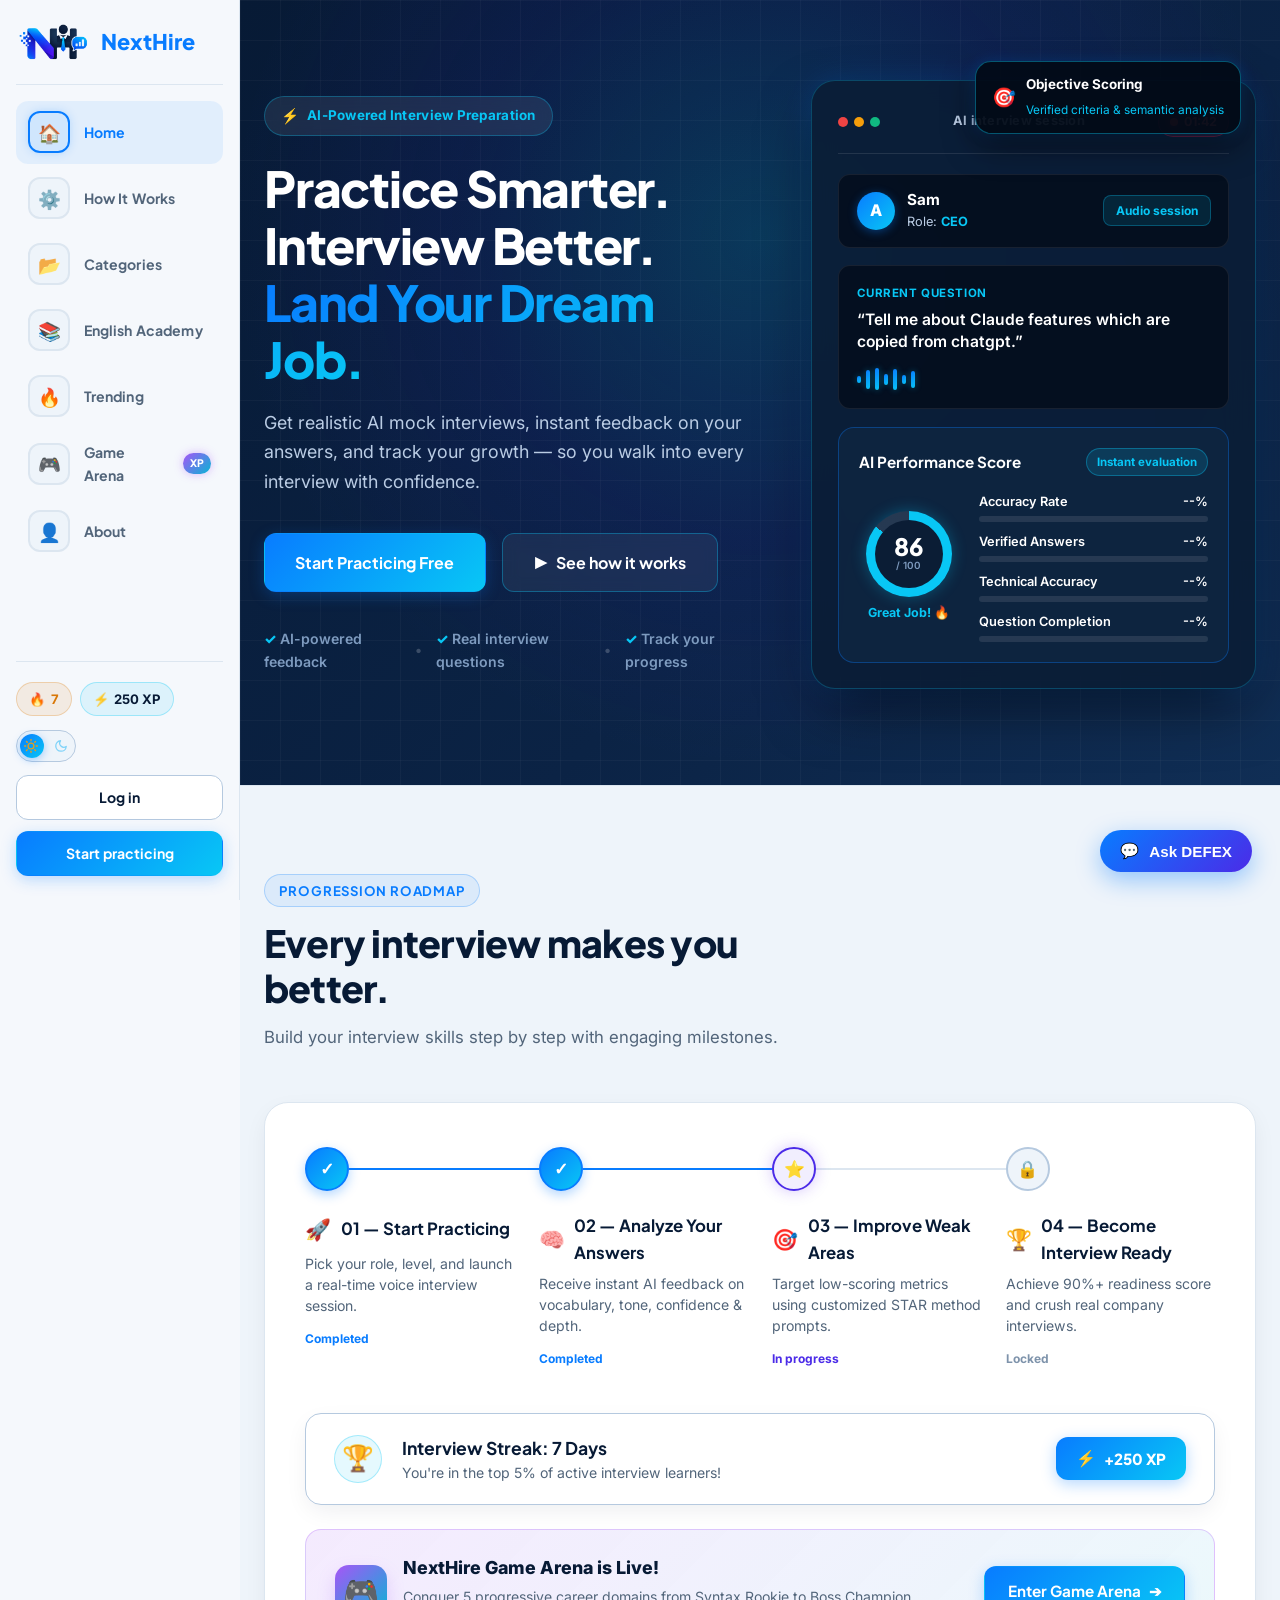
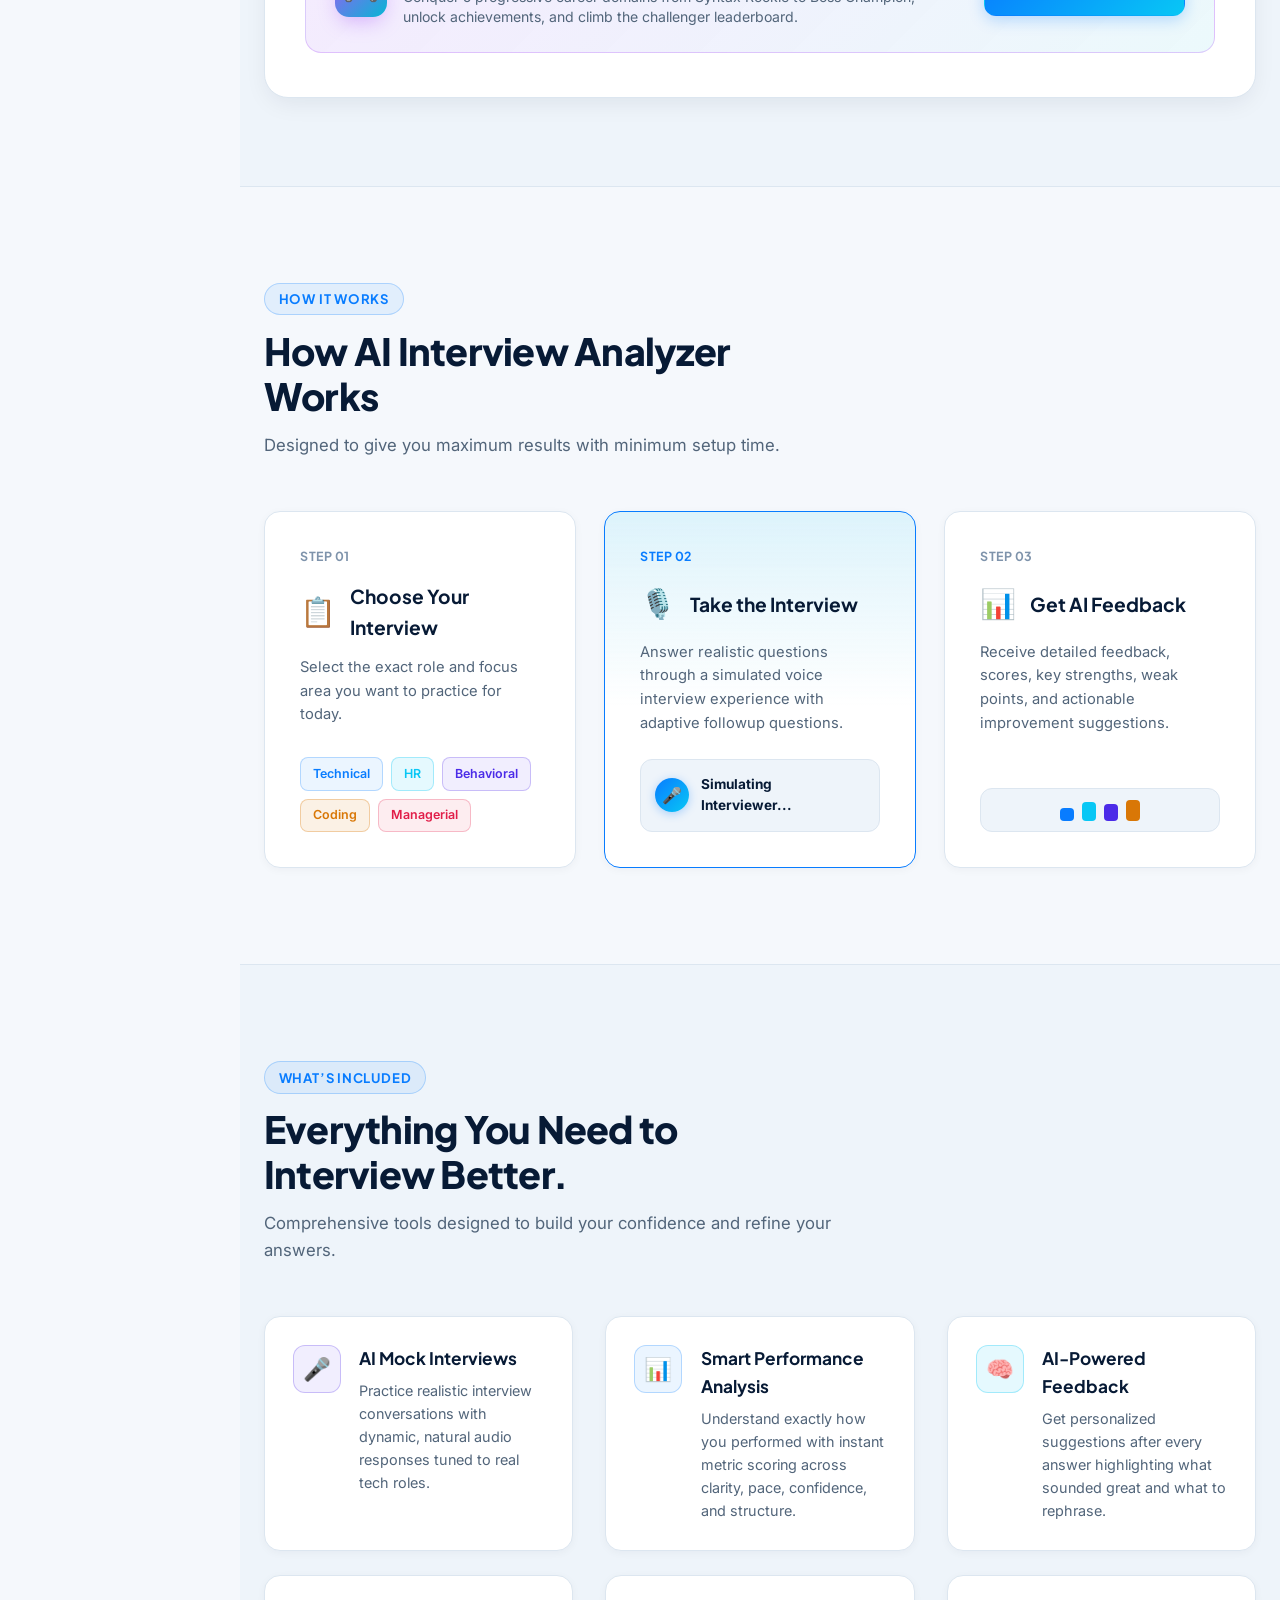
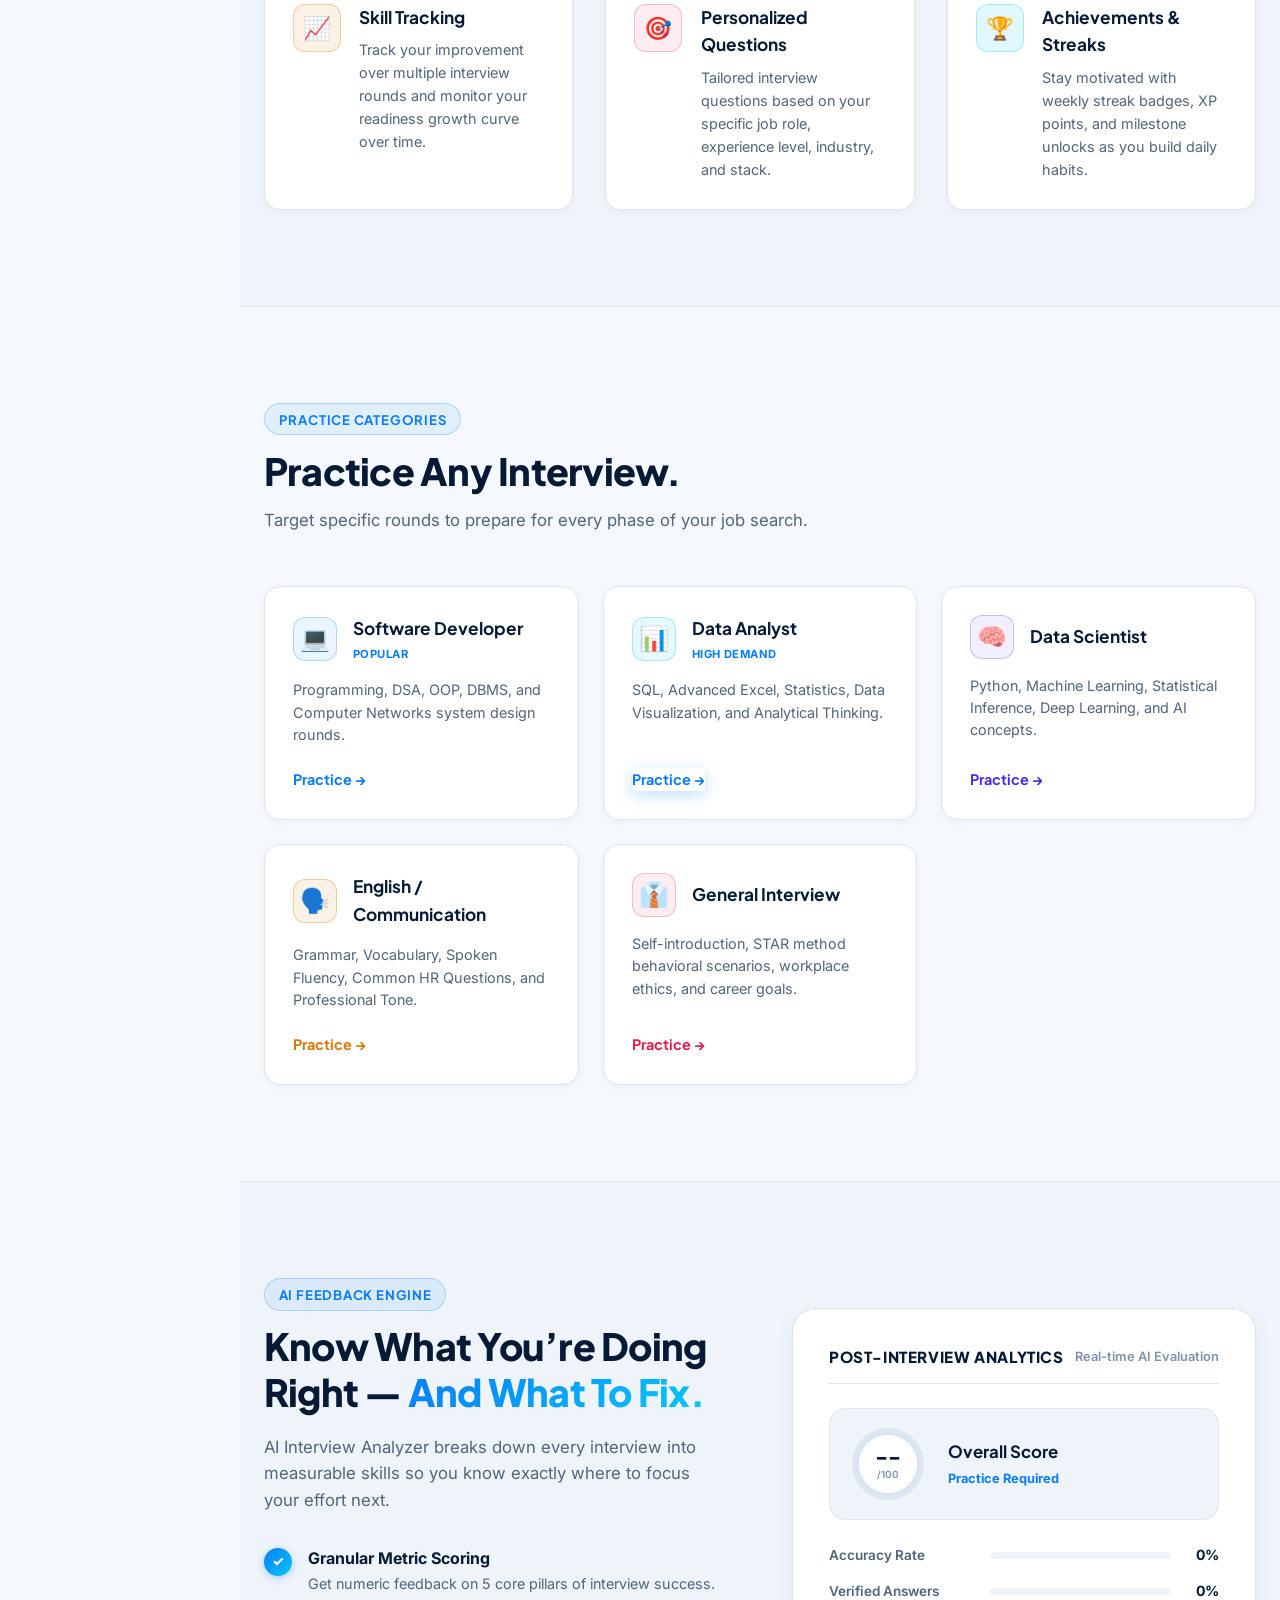
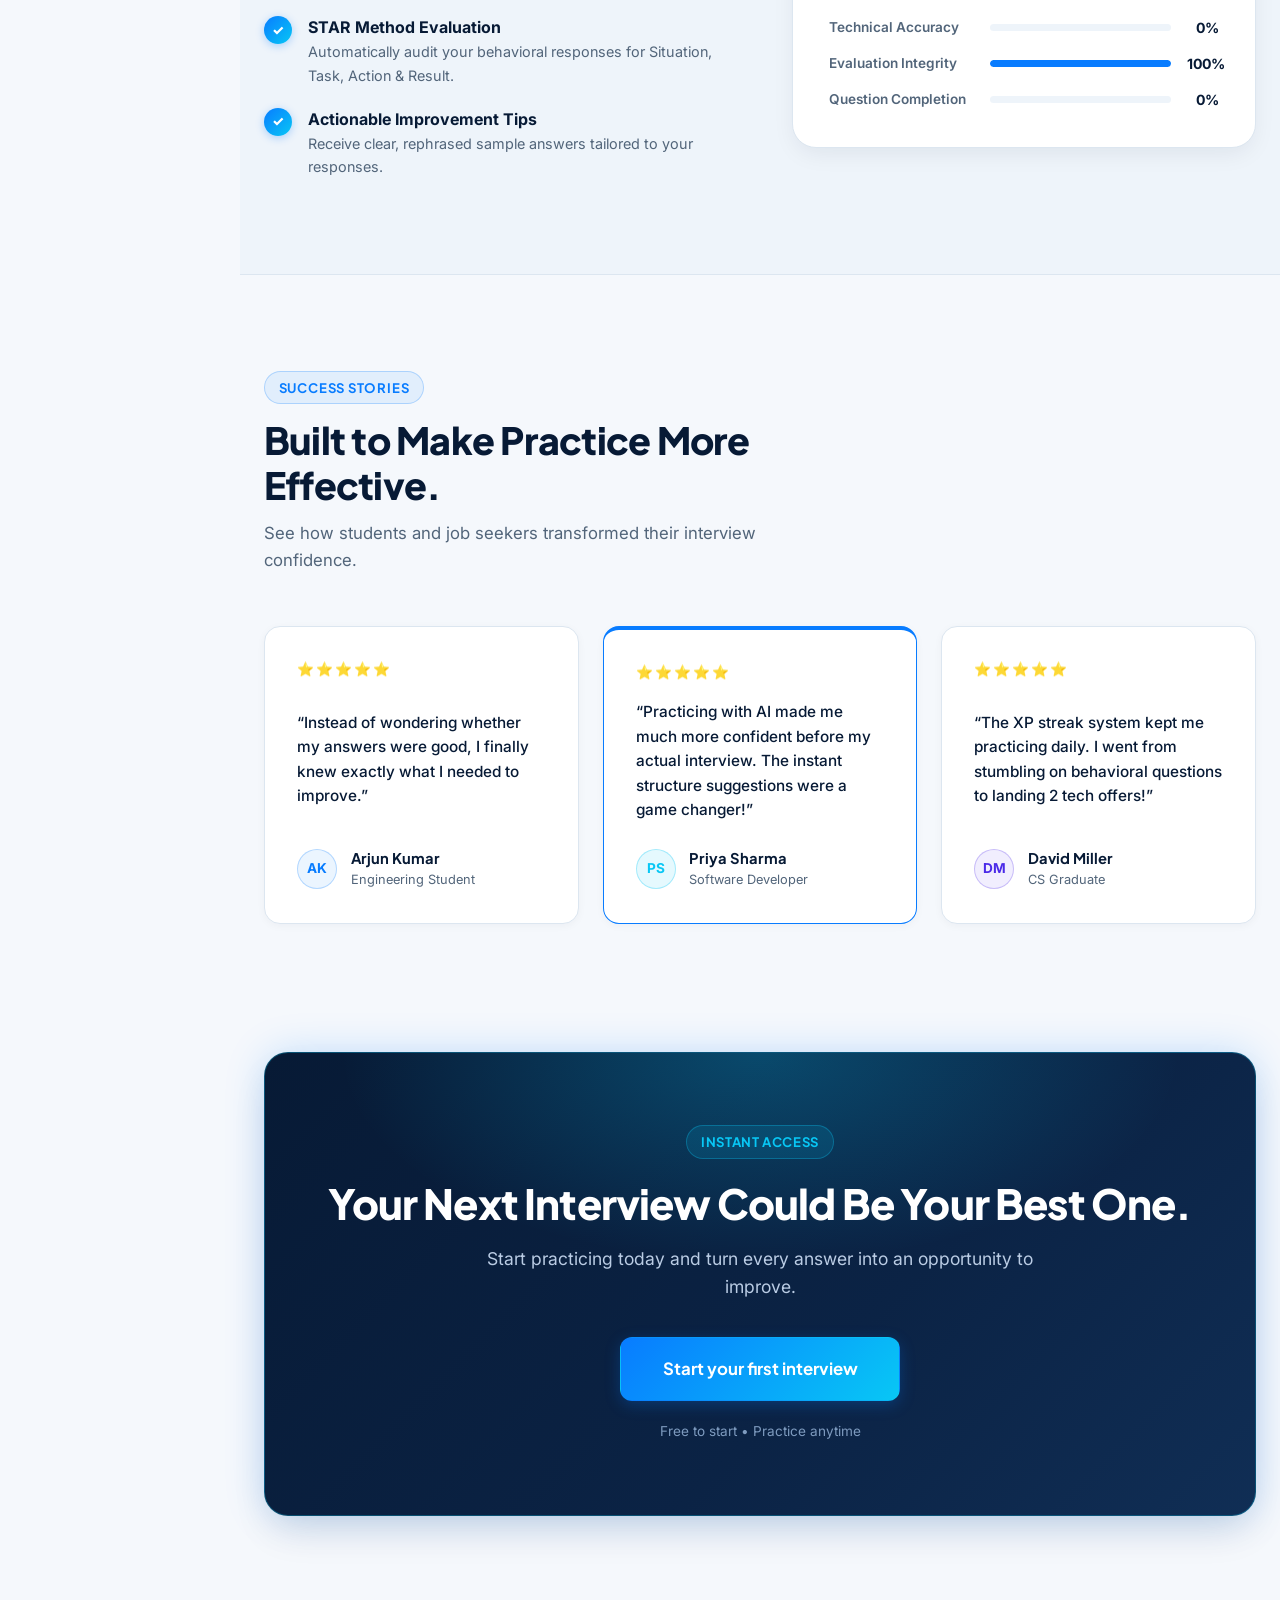
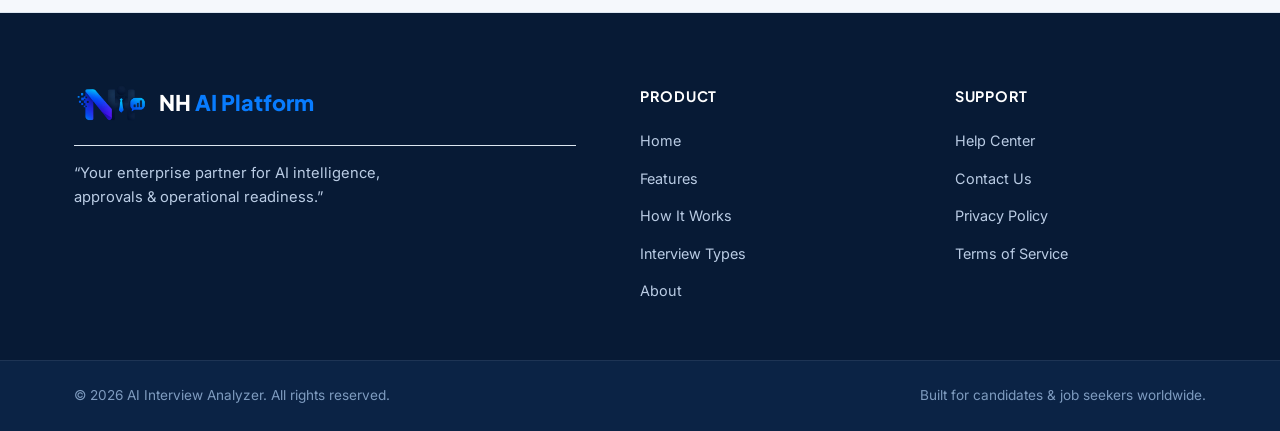
<file: index.html>
<!DOCTYPE html>
<html lang="en">

<head>
    <meta charset="UTF-8">
    <meta name="viewport" content="width=device-width, initial-scale=1.0">
    <title>NH AI Platform — Enterprise AI & Operational Intelligence</title>
    <meta name="description"
        content="Enterprise AI platform for mock interviews, compliance evaluation, performance scoring, and operational readiness analytics.">
    <!-- Google Fonts: Inter (body/UI) + Plus Jakarta Sans (headings) -->
    <link rel="preconnect" href="https://fonts.googleapis.com">
    <link rel="preconnect" href="https://fonts.gstatic.com" crossorigin>
    <link
        href="https://fonts.googleapis.com/css2?family=Inter:wght@400;500;600;700&family=Plus+Jakarta+Sans:wght@600;700;800&display=swap"
        rel="stylesheet">
    <link rel="icon" type="image/png" href="logo.png">
    <script>
        (function () {
            var savedTheme = localStorage.getItem('nh_theme');
            var prefersDark = window.matchMedia('(prefers-color-scheme: dark)').matches;
            var theme = savedTheme ? savedTheme : (prefersDark ? 'dark' : 'light');
            document.documentElement.setAttribute('data-theme', theme);
        })();
    </script>
    <link rel="stylesheet" href="style.css">
</head>

<body>

    <!-- SIDEBAR NAVIGATION (Duolingo-style) -->
    <header class="navbar-container">
        <nav class="navbar">
            <!-- Logo at top -->
            <a href="#" class="brand-logo">
                <img src="logo.png" alt="DEFEX Logo" class="logo-img">
                <span class="brand-name"><span class="brand-accent">NextHire</span></span>
            </a>

            <!-- Navigation Links with Icons -->
            <ul class="nav-links">
                <li>
                    <a href="#home" class="nav-link active">
                        <span class="nav-icon">🏠</span>
                        <span class="nav-label">Home</span>
                    </a>
                </li>
                <li>
                    <a href="#how-it-works" class="nav-link">
                        <span class="nav-icon">⚙️</span>
                        <span class="nav-label">How It Works</span>
                    </a>
                </li>
                <li>
                    <a href="#interview-types" class="nav-link">
                        <span class="nav-icon">📂</span>
                        <span class="nav-label">Categories</span>
                    </a>
                </li>
                <li>
                    <a href="#learning" class="nav-link" id="nhNavLearningBtn">
                        <span class="nav-icon">📚</span>
                        <span class="nav-label">English Academy</span>
                    </a>
                </li>
                <li>
                    <a href="#trending" class="nav-link" id="nhNavTrendingBtn">
                        <span class="nav-icon">🔥</span>
                        <span class="nav-label">Trending</span>
                    </a>
                </li>
                <li>
                    <a href="arena.html" class="nav-link" id="nhNavArenaBtn" title="Play NextHire Game Arena">
                        <span class="nav-icon">🎮</span>
                        <span class="nav-label">Game Arena</span>
                        <span class="nav-pill-badge"
                            style="background: linear-gradient(135deg, #a855f7, #06b6d4); color: #fff; font-size: 0.65rem; font-weight: 800; padding: 2px 7px; border-radius: 999px; margin-left: 5px; box-shadow: 0 0 10px rgba(168, 85, 247, 0.4);">XP</span>
                    </a>
                </li>
                <li>
                    <a href="#about" class="nav-link">
                        <span class="nav-icon">👤</span>
                        <span class="nav-label">About</span>
                    </a>
                </li>
            </ul>

            <!-- Bottom: Gamification + Actions -->
            <div class="nav-actions">
                <div class="nav-gamification">
                    <div class="streak-pill-nav" title="Streak Days — Click to Open Game Arena"
                        onclick="window.location.href='arena.html'" style="cursor: pointer;">
                        <span class="fire-icon">🔥</span>
                        <span class="streak-count" id="nhStreakCount">7</span>
                    </div>
                    <div class="xp-pill-nav" title="XP Points — Click to Open Game Arena"
                        onclick="window.location.href='arena.html'" style="cursor: pointer;">
                        <span class="xp-star">⚡</span>
                        <span class="xp-val" id="nhXpVal">250 XP</span>
                    </div>
                </div>

                <button id="themeToggle" class="theme-toggle-btn" aria-label="Toggle Light and Dark Theme"
                    title="Switch Theme">
                    <div class="theme-toggle-track">
                        <svg class="theme-icon icon-sun" width="14" height="14" viewBox="0 0 24 24" fill="none"
                            stroke="currentColor" stroke-width="2.2" stroke-linecap="round" stroke-linejoin="round">
                            <circle cx="12" cy="12" r="5"></circle>
                            <line x1="12" y1="1" x2="12" y2="3"></line>
                            <line x1="12" y1="21" x2="12" y2="23"></line>
                            <line x1="4.22" y1="4.22" x2="5.64" y2="5.64"></line>
                            <line x1="18.36" y1="18.36" x2="19.78" y2="19.78"></line>
                            <line x1="1" y1="12" x2="3" y2="12"></line>
                            <line x1="21" y1="12" x2="23" y2="12"></line>
                            <line x1="4.22" y1="19.78" x2="5.64" y2="18.36"></line>
                            <line x1="18.36" y1="5.64" x2="19.78" y2="4.22"></line>
                        </svg>
                        <svg class="theme-icon icon-moon" width="14" height="14" viewBox="0 0 24 24" fill="none"
                            stroke="currentColor" stroke-width="2.2" stroke-linecap="round" stroke-linejoin="round">
                            <path d="M21 12.79A9 9 0 1 1 11.21 3 7 7 0 0 0 21 12.79z"></path>
                        </svg>
                        <span class="theme-toggle-thumb"></span>
                    </div>
                </button>
                <a href="login.html" class="btn-duo-secondary btn-nav-login" id="nhNavLoginBtn">Log in</a>
                <a href="#start" class="btn-duo-primary btn-nav-start" data-wip="true">Start practicing</a>
            </div>
        </nav>
    </header>

    <main>
        <!-- HERO SECTION -->
        <section class="hero-section" id="home">
            <div class="container hero-container">
                <!-- Left Hero Content -->
                <div class="hero-content">
                    <div class="hero-badge">
                        <span class="badge-sparkle">⚡</span>
                        <span class="badge-text">AI-Powered Interview Preparation</span>
                    </div>

                    <h1 class="hero-title">
                        Practice Smarter. Interview Better. <span class="text-gradient-cyan">Land Your Dream Job.</span>
                    </h1>

                    <p class="hero-subtitle">
                        Get realistic AI mock interviews, instant feedback on your answers, and track your growth — so
                        you walk into every interview with confidence.
                    </p>

                    <div class="hero-cta-group">
                        <a href="#start" class="btn-duo-primary btn-hero-lg" data-wip="true">Start Practicing Free</a>
                        <a href="#how-it-works" class="btn-duo-blue btn-hero-lg">
                            <span class="play-icon">▶</span> See how it works
                        </a>
                    </div>

                    <div class="hero-trust-bar">
                        <span class="trust-item"><span class="bullet-check">✓</span> AI-powered feedback</span>
                        <span class="trust-divider">•</span>
                        <span class="trust-item"><span class="bullet-check">✓</span> Real interview questions</span>
                        <span class="trust-divider">•</span>
                        <span class="trust-item"><span class="bullet-check">✓</span> Track your progress</span>
                    </div>
                </div>

                <!-- Right Hero Visual Dashboard Mockup -->
                <div class="hero-visual">
                    <div class="dashboard-mockup-card">
                        <!-- Mockup Header -->
                        <div class="mockup-header">
                            <div class="window-dots">
                                <span class="dot dot-red"></span>
                                <span class="dot dot-yellow"></span>
                                <span class="dot dot-green"></span>
                            </div>
                            <div class="mockup-title-badge">AI interview session</div>
                            <div class="recording-pill">
                                <span class="rec-dot"></span>
                                <span class="rec-text">01:42</span>
                            </div>
                        </div>

                        <!-- Candidate & Role Info -->
                        <div class="candidate-bar">
                            <div class="candidate-profile">
                                <div class="candidate-avatar" id="nhHeroAvatar">A</div>
                                <div class="candidate-details">
                                    <span class="candidate-name" id="nhHeroCandidateName">Sam</span>
                                    <span class="candidate-role">Role: <strong
                                            id="nhHeroCandidateRole">CEO</strong></span>
                                </div>
                            </div>
                            <div class="mode-tag">Audio session</div>
                        </div>

                        <!-- Current Question Box -->
                        <div class="question-box">
                            <div class="question-label">Current question</div>
                            <p class="question-text" id="nhHeroQuestionText">“Tell me about Claude features which are
                                copied from chatgpt.”</p>
                            <div class="audio-wave">
                                <span class="wave-bar bar-1"></span>
                                <span class="wave-bar bar-2"></span>
                                <span class="wave-bar bar-3"></span>
                                <span class="wave-bar bar-4"></span>
                                <span class="wave-bar bar-5"></span>
                                <span class="wave-bar bar-6"></span>
                                <span class="wave-bar bar-7"></span>
                            </div>
                        </div>

                        <!-- AI Performance Score Card -->
                        <div class="ai-score-card">
                            <div class="score-card-header">
                                <span class="score-card-title">AI Performance Score</span>
                                <span class="score-badge">Instant evaluation</span>
                            </div>

                            <div class="score-body">
                                <!-- Ring Score Widget -->
                                <div class="score-ring-container">
                                    <div class="css-score-ring" id="nhHeroScoreRing" style="--score-deg: 309.6deg;">
                                        <div class="ring-inner">
                                            <span class="score-number" id="nhHeroScoreVal">86</span>
                                            <span class="score-max">/ 100</span>
                                        </div>
                                    </div>
                                    <span class="ring-label" id="nhHeroScoreLabel">Great Job! 🔥</span>
                                </div>

                                <!-- Skill Breakdown Progress Bars -->
                                <div class="skill-bars-group">
                                    <div class="skill-item">
                                        <div class="skill-info">
                                            <span class="skill-name">Accuracy Rate</span>
                                            <span class="skill-percentage" id="nhHeroCommVal">--%</span>
                                        </div>
                                        <div class="progress-track">
                                            <div class="progress-fill fill-blue" id="nhHeroCommBar" style="width: 0%;">
                                            </div>
                                        </div>
                                    </div>

                                    <div class="skill-item">
                                        <div class="skill-info">
                                            <span class="skill-name">Verified Answers</span>
                                            <span class="skill-percentage" id="nhHeroConfVal">--%</span>
                                        </div>
                                        <div class="progress-track">
                                            <div class="progress-fill fill-green" id="nhHeroConfBar"
                                                style="width: 0%;"></div>
                                        </div>
                                    </div>

                                    <div class="skill-item">
                                        <div class="skill-info">
                                            <span class="skill-name">Technical Accuracy</span>
                                            <span class="skill-percentage" id="nhHeroTechVal">--%</span>
                                        </div>
                                        <div class="progress-track">
                                            <div class="progress-fill fill-purple" id="nhHeroTechBar"
                                                style="width: 0%;"></div>
                                        </div>
                                    </div>

                                    <div class="skill-item">
                                        <div class="skill-info">
                                            <span class="skill-name">Question Completion</span>
                                            <span class="skill-percentage" id="nhHeroStructVal">--%</span>
                                        </div>
                                        <div class="progress-track">
                                            <div class="progress-fill fill-gold" id="nhHeroStructBar"
                                                style="width: 0%;"></div>
                                        </div>
                                    </div>
                                </div>
                            </div>
                        </div>

                        <!-- Floating Mini Badge -->
                        <div class="floating-badge badge-top-right">
                            <span class="f-icon">🎯</span>
                            <div class="f-text">
                                <strong>Objective Scoring</strong>
                                <span>Verified criteria &amp; semantic analysis</span>
                            </div>
                        </div>
                    </div>
                </div>
            </div>
        </section>

        <!-- GAMIFICATION SECTION -->
        <section class="gamification-section">
            <div class="container">
                <div class="section-header text-left-header">
                    <div class="section-tag">Progression roadmap</div>
                    <h2 class="section-title">Every interview makes you better.</h2>
                    <p class="section-subtitle">Build your interview skills step by step with engaging milestones.</p>
                </div>

                <!-- Progression Path Card -->
                <div class="gamification-card">
                    <div class="progression-path">
                        <!-- Step 1 -->
                        <div class="path-step completed">
                            <div class="node-wrapper">
                                <div class="node-circle">
                                    <span class="node-check">✓</span>
                                </div>
                                <div class="node-line"></div>
                            </div>
                            <div class="step-content">
                                <div class="step-header-left">
                                    <div class="step-icon-badge">🚀</div>
                                    <h3 class="step-title">01 — Start Practicing</h3>
                                </div>
                                <p class="step-desc">Pick your role, level, and launch a real-time voice interview
                                    session.</p>
                                <span class="step-status status-done">Completed</span>
                            </div>
                        </div>

                        <!-- Step 2 -->
                        <div class="path-step completed">
                            <div class="node-wrapper">
                                <div class="node-circle">
                                    <span class="node-check">✓</span>
                                </div>
                                <div class="node-line"></div>
                            </div>
                            <div class="step-content">
                                <div class="step-header-left">
                                    <div class="step-icon-badge">🧠</div>
                                    <h3 class="step-title">02 — Analyze Your Answers</h3>
                                </div>
                                <p class="step-desc">Receive instant AI feedback on vocabulary, tone, confidence &
                                    depth.</p>
                                <span class="step-status status-done">Completed</span>
                            </div>
                        </div>

                        <!-- Step 3 -->
                        <div class="path-step active">
                            <div class="node-wrapper">
                                <div class="node-circle">
                                    <span class="node-active-star">⭐</span>
                                </div>
                                <div class="node-line"></div>
                            </div>
                            <div class="step-content">
                                <div class="step-header-left">
                                    <div class="step-icon-badge">🎯</div>
                                    <h3 class="step-title">03 — Improve Weak Areas</h3>
                                </div>
                                <p class="step-desc">Target low-scoring metrics using customized STAR method prompts.
                                </p>
                                <span class="step-status status-active">In progress</span>
                            </div>
                        </div>

                        <!-- Step 4 -->
                        <div class="path-step locked">
                            <div class="node-wrapper">
                                <div class="node-circle">
                                    <span class="node-lock">🔒</span>
                                </div>
                            </div>
                            <div class="step-content">
                                <div class="step-header-left">
                                    <div class="step-icon-badge">🏆</div>
                                    <h3 class="step-title">04 — Become Interview Ready</h3>
                                </div>
                                <p class="step-desc">Achieve 90%+ readiness score and crush real company interviews.</p>
                                <span class="step-status status-locked">Locked</span>
                            </div>
                        </div>
                    </div>

                    <!-- Achievement Card Banner -->
                    <div class="achievement-banner">
                        <div class="achievement-left">
                            <div class="trophy-icon">🏆</div>
                            <div class="achievement-info">
                                <h4 class="achievement-title">Interview Streak: 7 Days</h4>
                                <p class="achievement-subtitle">You're in the top 5% of active interview learners!</p>
                            </div>
                        </div>
                        <div class="xp-badge">
                            <span class="xp-icon">⚡</span>
                            <span class="xp-amount">+250 XP</span>
                        </div>
                    </div>

                    <!-- NextHire Game Arena Callout Banner -->
                    <div class="arena-entry-banner"
                        style="margin-top: 1.5rem; padding: 1.5rem 1.8rem; border-radius: 16px; background: linear-gradient(135deg, rgba(168, 85, 247, 0.12) 0%, rgba(6, 182, 212, 0.08) 100%); border: 1px solid rgba(168, 85, 247, 0.28); display: flex; align-items: center; justify-content: space-between; flex-wrap: wrap; gap: 1.25rem;">
                        <div style="display: flex; align-items: center; gap: 1rem; max-width: 600px;">
                            <div
                                style="width: 52px; height: 52px; border-radius: 14px; background: linear-gradient(135deg, #a855f7, #06b6d4); display: flex; align-items: center; justify-content: center; font-size: 1.8rem; flex-shrink: 0; box-shadow: 0 8px 20px -4px rgba(168, 85, 247, 0.4);">
                                🎮</div>
                            <div>
                                <h4
                                    style="font-size: 1.12rem; font-weight: 800; color: var(--text-primary); margin-bottom: 0.25rem;">
                                    NextHire Game Arena is Live!</h4>
                                <p
                                    style="font-size: 0.88rem; color: var(--text-secondary); margin: 0; line-height: 1.45;">
                                    Conquer 5 progressive career domains from Syntax Rookie to Boss Champion, unlock
                                    achievements, and climb the challenger leaderboard.</p>
                            </div>
                        </div>
                        <a href="arena.html" class="btn-duo-primary"
                            style="padding: 0.75rem 1.4rem; font-size: 0.95rem; font-weight: 700; text-decoration: none; display: inline-flex; align-items: center; gap: 0.5rem; border-radius: 12px; white-space: nowrap;">
                            <span>Enter Game Arena</span>
                            <span>➔</span>
                        </a>
                    </div>
                </div>
            </div>
        </section>

        <!-- HOW IT WORKS SECTION -->
        <section class="how-it-works-section" id="how-it-works">
            <div class="container">
                <div class="section-header text-left-header">
                    <div class="section-tag">How it works</div>
                    <h2 class="section-title">How AI Interview Analyzer Works</h2>
                    <p class="section-subtitle">Designed to give you maximum results with minimum setup time.</p>
                </div>

                <div class="steps-grid">
                    <!-- Step Card 01 -->
                    <div class="step-card">
                        <div class="step-badge-top">Step 01</div>
                        <div class="step-card-header-left">
                            <div class="step-card-icon">📋</div>
                            <h3 class="step-card-title">Choose Your Interview</h3>
                        </div>
                        <p class="step-card-desc">Select the exact role and focus area you want to practice for today.
                        </p>

                        <div class="step-pills-list">
                            <span class="pill-item pill-blue">Technical</span>
                            <span class="pill-item pill-green">HR</span>
                            <span class="pill-item pill-purple">Behavioral</span>
                            <span class="pill-item pill-gold">Coding</span>
                            <span class="pill-item pill-coral">Managerial</span>
                        </div>
                    </div>

                    <!-- Step Card 02 -->
                    <div class="step-card highlight-step">
                        <div class="step-badge-top badge-green">Step 02</div>
                        <div class="step-card-header-left">
                            <div class="step-card-icon">🎙️</div>
                            <h3 class="step-card-title">Take the Interview</h3>
                        </div>
                        <p class="step-card-desc">Answer realistic questions through a simulated voice interview
                            experience with adaptive followup questions.</p>
                        <div class="step-visual-mini">
                            <div class="mic-pulse">
                                <span class="mic-icon">🎤</span>
                            </div>
                            <span class="sim-text">Simulating Interviewer...</span>
                        </div>
                    </div>

                    <!-- Step Card 03 -->
                    <div class="step-card">
                        <div class="step-badge-top">Step 03</div>
                        <div class="step-card-header-left">
                            <div class="step-card-icon">📊</div>
                            <h3 class="step-card-title">Get AI Feedback</h3>
                        </div>
                        <p class="step-card-desc">Receive detailed feedback, scores, key strengths, weak points, and
                            actionable improvement suggestions.</p>
                        <div class="step-visual-chart">
                            <div class="mini-bar b1" style="height: 60%;"></div>
                            <div class="mini-bar b2" style="height: 85%;"></div>
                            <div class="mini-bar b3" style="height: 75%;"></div>
                            <div class="mini-bar b4" style="height: 95%;"></div>
                        </div>
                    </div>
                </div>
            </div>
        </section>

        <!-- FEATURES SECTION -->
        <section class="features-section" id="features">
            <div class="container">
                <div class="section-header text-left-header">
                    <div class="section-tag">What&rsquo;s included</div>
                    <h2 class="section-title">Everything You Need to Interview Better.</h2>
                    <p class="section-subtitle">Comprehensive tools designed to build your confidence and refine your
                        answers.</p>
                </div>

                <div class="features-grid">
                    <!-- Feature 1 -->
                    <div class="feature-card icon-left-card">
                        <div class="feature-icon-wrapper feat-purple">
                            <span>🎤</span>
                        </div>
                        <div class="feature-text-group">
                            <h3 class="feature-title">AI Mock Interviews</h3>
                            <p class="feature-desc">Practice realistic interview conversations with dynamic, natural
                                audio responses tuned to real tech roles.</p>
                        </div>
                    </div>

                    <!-- Feature 2 -->
                    <div class="feature-card icon-left-card">
                        <div class="feature-icon-wrapper feat-blue">
                            <span>📊</span>
                        </div>
                        <div class="feature-text-group">
                            <h3 class="feature-title">Smart Performance Analysis</h3>
                            <p class="feature-desc">Understand exactly how you performed with instant metric scoring
                                across clarity, pace, confidence, and structure.</p>
                        </div>
                    </div>

                    <!-- Feature 3 -->
                    <div class="feature-card icon-left-card">
                        <div class="feature-icon-wrapper feat-green">
                            <span>🧠</span>
                        </div>
                        <div class="feature-text-group">
                            <h3 class="feature-title">AI-Powered Feedback</h3>
                            <p class="feature-desc">Get personalized suggestions after every answer highlighting what
                                sounded great and what to rephrase.</p>
                        </div>
                    </div>

                    <!-- Feature 4 -->
                    <div class="feature-card icon-left-card">
                        <div class="feature-icon-wrapper feat-gold">
                            <span>📈</span>
                        </div>
                        <div class="feature-text-group">
                            <h3 class="feature-title">Skill Tracking</h3>
                            <p class="feature-desc">Track your improvement over multiple interview rounds and monitor
                                your readiness growth curve over time.</p>
                        </div>
                    </div>

                    <!-- Feature 5 -->
                    <div class="feature-card icon-left-card">
                        <div class="feature-icon-wrapper feat-rose">
                            <span>🎯</span>
                        </div>
                        <div class="feature-text-group">
                            <h3 class="feature-title">Personalized Questions</h3>
                            <p class="feature-desc">Tailored interview questions based on your specific job role,
                                experience level, industry, and stack.</p>
                        </div>
                    </div>

                    <!-- Feature 6 -->
                    <div class="feature-card icon-left-card">
                        <div class="feature-icon-wrapper feat-cyan">
                            <span>🏆</span>
                        </div>
                        <div class="feature-text-group">
                            <h3 class="feature-title">Achievements & Streaks</h3>
                            <p class="feature-desc">Stay motivated with weekly streak badges, XP points, and milestone
                                unlocks as you build daily habits.</p>
                        </div>
                    </div>
                </div>
            </div>
        </section>

        <!-- INTERVIEW TYPES SECTION -->
        <section class="interview-types-section" id="interview-types">
            <div class="container">
                <div class="section-header text-left-header">
                    <div class="section-tag">Practice categories</div>
                    <h2 class="section-title">Practice Any Interview.</h2>
                    <p class="section-subtitle">Target specific rounds to prepare for every phase of your job search.
                    </p>
                </div>

                <div class="types-grid" id="nhCategoryGrid">
                    <!-- Category 1: Software Developer -->
                    <div class="type-card icon-left-type-card" data-category="software-developer">
                        <div class="type-header-row">
                            <div class="type-icon icon-blue">💻</div>
                            <div class="type-title-meta">
                                <h3 class="type-title">Software Developer</h3>
                                <span class="type-badge">Popular</span>
                            </div>
                        </div>
                        <p class="type-desc">Programming, DSA, OOP, DBMS, and Computer Networks system design rounds.
                        </p>
                        <a href="#start" class="btn-duo-small btn-duo-blue nh-cat-launch-btn"
                            data-category-id="software-developer" data-role="Software Engineer">Practice &rarr;</a>
                    </div>

                    <!-- Category 2: Data Analyst -->
                    <div class="type-card icon-left-type-card" data-category="data-analyst">
                        <div class="type-header-row">
                            <div class="type-icon icon-green">📊</div>
                            <div class="type-title-meta">
                                <h3 class="type-title">Data Analyst</h3>
                                <span class="type-badge">High Demand</span>
                            </div>
                        </div>
                        <p class="type-desc">SQL, Advanced Excel, Statistics, Data Visualization, and Analytical
                            Thinking.</p>
                        <a href="#start" class="btn-duo-small btn-duo-primary nh-cat-launch-btn"
                            data-category-id="data-analyst" data-role="Data Analyst">Practice &rarr;</a>
                    </div>

                    <!-- Category 3: Data Scientist -->
                    <div class="type-card icon-left-type-card" data-category="data-scientist">
                        <div class="type-header-row">
                            <div class="type-icon icon-purple">🧠</div>
                            <div class="type-title-meta">
                                <h3 class="type-title">Data Scientist</h3>
                            </div>
                        </div>
                        <p class="type-desc">Python, Machine Learning, Statistical Inference, Deep Learning, and AI
                            concepts.</p>
                        <a href="#start" class="btn-duo-small btn-duo-purple nh-cat-launch-btn"
                            data-category-id="data-scientist" data-role="Data Scientist">Practice &rarr;</a>
                    </div>

                    <!-- Category 4: English / Communication -->
                    <div class="type-card icon-left-type-card" data-category="english-communication">
                        <div class="type-header-row">
                            <div class="type-icon icon-gold">🗣️</div>
                            <div class="type-title-meta">
                                <h3 class="type-title">English / Communication</h3>
                            </div>
                        </div>
                        <p class="type-desc">Grammar, Vocabulary, Spoken Fluency, Common HR Questions, and Professional
                            Tone.</p>
                        <a href="#start" class="btn-duo-small btn-duo-gold nh-cat-launch-btn"
                            data-category-id="english-communication" data-role="Candidate">Practice &rarr;</a>
                    </div>

                    <!-- Category 5: General Interview -->
                    <div class="type-card icon-left-type-card" data-category="general-interview">
                        <div class="type-header-row">
                            <div class="type-icon icon-rose">👔</div>
                            <div class="type-title-meta">
                                <h3 class="type-title">General Interview</h3>
                            </div>
                        </div>
                        <p class="type-desc">Self-introduction, STAR method behavioral scenarios, workplace ethics, and
                            career goals.</p>
                        <a href="#start" class="btn-duo-small btn-duo-coral nh-cat-launch-btn"
                            data-category-id="general-interview" data-role="Candidate">Practice &rarr;</a>
                    </div>
                </div>
            </div>
        </section>

        <!-- PERFORMANCE PREVIEW / ANALYTICS SECTION -->
        <section class="analytics-preview-section">
            <div class="container analytics-container">
                <!-- Left Text Content -->
                <div class="analytics-content">
                    <div class="section-tag">AI feedback engine</div>
                    <h2 class="section-title">Know What You’re Doing Right — <span class="text-gradient-cyan">And What
                            To Fix.</span></h2>
                    <p class="section-subtitle">
                        AI Interview Analyzer breaks down every interview into measurable skills so you know exactly
                        where to focus your effort next.
                    </p>

                    <div class="analytics-checklist">
                        <div class="check-item">
                            <div class="check-icon">✓</div>
                            <div class="check-text">
                                <strong>Granular Metric Scoring</strong>
                                <span>Get numeric feedback on 5 core pillars of interview success.</span>
                            </div>
                        </div>
                        <div class="check-item">
                            <div class="check-icon">✓</div>
                            <div class="check-text">
                                <strong>STAR Method Evaluation</strong>
                                <span>Automatically audit your behavioral responses for Situation, Task, Action &
                                    Result.</span>
                            </div>
                        </div>
                        <div class="check-item">
                            <div class="check-icon">✓</div>
                            <div class="check-text">
                                <strong>Actionable Improvement Tips</strong>
                                <span>Receive clear, rephrased sample answers tailored to your responses.</span>
                            </div>
                        </div>
                    </div>
                </div>

                <!-- Right Side Analytics Card Mockup -->
                <div class="analytics-visual">
                    <div class="analytics-card">
                        <div class="analytics-header">
                            <div class="a-header-title">POST-INTERVIEW ANALYTICS</div>
                            <div class="a-date" id="nhAnalyticsDate">Real-time AI Evaluation</div>
                        </div>

                        <!-- Overall Score Block -->
                        <div class="analytics-overall">
                            <div class="overall-ring" id="nhAnalyticsRing" style="--score-deg: 0deg;">
                                <div class="overall-ring-inner">
                                    <span class="ov-score" id="nhAnalyticsOvScore">--</span>
                                    <span class="ov-max">/100</span>
                                </div>
                            </div>
                            <div class="overall-meta">
                                <div class="ov-title">Overall Score</div>
                                <div class="ov-badge" id="nhAnalyticsOvBadge">Practice Required</div>
                            </div>
                        </div>

                        <!-- Breakdown List -->
                        <div class="analytics-breakdown">
                            <div class="b-row">
                                <span class="b-label">Accuracy Rate</span>
                                <div class="b-bar-track">
                                    <div class="b-bar-fill fill-blue" id="nhAnalyticsCommBar" style="width: 0%;"></div>
                                </div>
                                <span class="b-val" id="nhAnalyticsCommVal">0%</span>
                            </div>

                            <div class="b-row">
                                <span class="b-label">Verified Answers</span>
                                <div class="b-bar-track">
                                    <div class="b-bar-fill fill-green" id="nhAnalyticsConfBar" style="width: 0%;">
                                    </div>
                                </div>
                                <span class="b-val" id="nhAnalyticsConfVal">0%</span>
                            </div>

                            <div class="b-row">
                                <span class="b-label">Technical Accuracy</span>
                                <div class="b-bar-track">
                                    <div class="b-bar-fill fill-purple" id="nhAnalyticsTechBar" style="width: 0%;">
                                    </div>
                                </div>
                                <span class="b-val" id="nhAnalyticsTechVal">0%</span>
                            </div>

                            <div class="b-row">
                                <span class="b-label">Evaluation Integrity</span>
                                <div class="b-bar-track">
                                    <div class="b-bar-fill fill-blue" id="nhAnalyticsClarityBar" style="width: 100%;">
                                    </div>
                                </div>
                                <span class="b-val" id="nhAnalyticsClarityVal">100%</span>
                            </div>

                            <div class="b-row">
                                <span class="b-label">Question Completion</span>
                                <div class="b-bar-track">
                                    <div class="b-bar-fill fill-gold" id="nhAnalyticsStructBar" style="width: 0%;">
                                    </div>
                                </div>
                                <span class="b-val" id="nhAnalyticsStructVal">0%</span>
                            </div>
                        </div>
                    </div>
                </div>
            </div>
        </section>

        <!-- TESTIMONIALS SECTION -->
        <section class="testimonials-section">
            <div class="container">
                <div class="section-header text-left-header">
                    <div class="section-tag">Success stories</div>
                    <h2 class="section-title">Built to Make Practice More Effective.</h2>
                    <p class="section-subtitle">See how students and job seekers transformed their interview confidence.
                    </p>
                </div>

                <div class="testimonials-grid">
                    <!-- Testimonial 1 -->
                    <div class="testimonial-card">
                        <div class="stars-row">⭐⭐⭐⭐⭐</div>
                        <p class="quote-text">
                            “Instead of wondering whether my answers were good, I finally knew exactly what I needed to
                            improve.”
                        </p>
                        <div class="user-meta">
                            <div class="user-avatar av-1">AK</div>
                            <div class="user-info">
                                <span class="user-name">Arjun Kumar</span>
                                <span class="user-role">Engineering Student</span>
                            </div>
                        </div>
                    </div>

                    <!-- Testimonial 2 -->
                    <div class="testimonial-card highlight-card">
                        <div class="stars-row">⭐⭐⭐⭐⭐</div>
                        <p class="quote-text">
                            “Practicing with AI made me much more confident before my actual interview. The instant
                            structure suggestions were a game changer!”
                        </p>
                        <div class="user-meta">
                            <div class="user-avatar av-2">PS</div>
                            <div class="user-info">
                                <span class="user-name">Priya Sharma</span>
                                <span class="user-role">Software Developer</span>
                            </div>
                        </div>
                    </div>

                    <!-- Testimonial 3 -->
                    <div class="testimonial-card">
                        <div class="stars-row">⭐⭐⭐⭐⭐</div>
                        <p class="quote-text">
                            “The XP streak system kept me practicing daily. I went from stumbling on behavioral
                            questions to landing 2 tech offers!”
                        </p>
                        <div class="user-meta">
                            <div class="user-avatar av-3">DM</div>
                            <div class="user-info">
                                <span class="user-name">David Miller</span>
                                <span class="user-role">CS Graduate</span>
                            </div>
                        </div>
                    </div>
                </div>
            </div>
        </section>

        <!-- FINAL CTA SECTION -->
        <section class="final-cta-section" id="start">
            <div class="container">
                <div class="cta-banner">
                    <div class="cta-badge">Instant access</div>
                    <h2 class="cta-title">Your Next Interview Could Be Your Best One.</h2>
                    <p class="cta-subtitle">
                        Start practicing today and turn every answer into an opportunity to improve.
                    </p>
                    <div class="cta-actions">
                        <a href="#start" class="btn-duo-primary btn-cta-xl" data-wip="true">Start your first
                            interview</a>
                    </div>
                    <p class="cta-subtext">Free to start • Practice anytime</p>
                </div>
            </div>
        </section>
    </main>

    <!-- FOOTER -->
    <footer class="footer" id="about">
        <div class="container footer-container">
            <!-- Brand Column -->
            <div class="footer-col brand-col">
                <a href="#" class="brand-logo">
                    <img src="logo.png" alt="NH Brand Logo" class="logo-img">
                    <span class="brand-name">NH <span class="brand-accent">AI Platform</span></span>
                </a>
                <p class="footer-tagline">“Your enterprise partner for AI intelligence, approvals &amp; operational
                    readiness.”</p>
            </div>

            <!-- Navigation Links -->
            <div class="footer-col">
                <h4 class="footer-heading">Product</h4>
                <ul class="footer-links">
                    <li><a href="#home">Home</a></li>
                    <li><a href="#features">Features</a></li>
                    <li><a href="#how-it-works">How It Works</a></li>
                    <li><a href="#interview-types">Interview Types</a></li>
                    <li><a href="#about">About</a></li>
                </ul>
            </div>

            <!-- Support Links -->
            <div class="footer-col">
                <h4 class="footer-heading">Support</h4>
                <ul class="footer-links">
                    <li><a href="#help">Help Center</a></li>
                    <li><a href="#contact">Contact Us</a></li>
                    <li><a href="#privacy">Privacy Policy</a></li>
                    <li><a href="#terms">Terms of Service</a></li>
                </ul>
            </div>
        </div>

        <div class="footer-bottom">
            <div class="container footer-bottom-content">
                <p>© 2026 AI Interview Analyzer. All rights reserved.</p>
                <div class="footer-social-links">
                    <span class="social-text">Built for candidates & job seekers worldwide.</span>
                </div>
            </div>
        </div>
    </footer>

    <!-- Work-in-progress toast notification -->
    <div class="wip-toast" id="wipToast" role="status" aria-live="polite">
        <span class="wip-toast-icon">🚧</span>
        <span class="wip-toast-text">We're working on it — check back soon!</span>
    </div>

    <!-- 1. GUIDANCE CHATBOT FLOATING WIDGET -->
    <button class="nh-chatbot-fab" id="nhChatbotFab" title="Ask DEFEX">
        <span>💬</span>
        <span>Ask DEFEX</span>
    </button>

    <div class="nh-chatbot-window" id="nhChatbotWindow">
        <div class="nh-chat-header">
            <div class="nh-chat-title-group">
                <div class="nh-chat-avatar">⚡</div>
                <div>
                    <h4 class="nh-chat-title">DEFEX</h4>
                    <span class="nh-chat-status">Ready to guide you</span>
                </div>
            </div>
            <button class="nh-chat-close" id="nhChatCloseBtn" aria-label="Close Chat">&times;</button>
        </div>
        <div class="nh-chat-messages" id="nhChatMessages">
            <div class="nh-chat-msg bot">
                Hello! I am DEFEX, your AI assistant. I can help you choose the right interview category, navigate the
                platform, or explain how AI evaluations work. How can I help you today?
            </div>
            <div class="nh-chat-suggestions" id="nhChatSuggestions">
                <button class="nh-chat-suggestion-chip" data-msg="How do I start an interview?">How do I start an
                    interview?</button>
                <button class="nh-chat-suggestion-chip" data-msg="Which interview category should I choose?">Which
                    category should I choose?</button>
                <button class="nh-chat-suggestion-chip" data-msg="What is Data Analyst interview?">What is Data Analyst
                    interview?</button>
                <button class="nh-chat-suggestion-chip" data-msg="What is Data Scientist interview?">What is Data
                    Scientist interview?</button>
                <button class="nh-chat-suggestion-chip" data-msg="How does the interview work?">How does the interview
                    work?</button>
                <button class="nh-chat-suggestion-chip" data-msg="How can I practice English?">How can I practice
                    English?</button>
            </div>
        </div>
        <form class="nh-chat-input-area" id="nhChatForm">
            <input type="text" class="nh-chat-input" id="nhChatInput" placeholder="Ask DEFEX anything..."
                autocomplete="off">
            <button type="submit" class="nh-chat-send" id="nhChatSendBtn" aria-label="Send message">➤</button>
        </form>
    </div>

    <!-- 2. ENGLISH LEARNING ACADEMY MODAL -->
    <div class="nh-drawer-modal" id="nhLearningModal">
        <div class="nh-drawer-box">
            <div class="nh-drawer-header">
                <div>
                    <h3>English &amp; Communication Academy</h3>
                    <p>Master corporate vocabulary, concise sentence structuring, and interview fluency</p>
                </div>
                <button class="nh-chat-close" id="nhCloseLearningBtn">&times;</button>
            </div>
            <div class="nh-drawer-body" id="nhLearningBody">
                <div class="nh-topics-grid" id="nhTopicsGrid">
                    <!-- Populated dynamically via GET /api/learning/english/topics -->
                    <div style="padding: 20px; text-align: center; color: var(--text-secondary);">Loading English
                        Learning topics...</div>
                </div>
            </div>
        </div>
    </div>

    <!-- 3. TRENDING SKILLS & QUESTIONS MODAL -->
    <div class="nh-drawer-modal" id="nhTrendingModal">
        <div class="nh-drawer-box" style="max-width: 780px;">
            <div class="nh-drawer-header">
                <div>
                    <h3>Trending Interview Topics &amp; Questions</h3>
                    <p>High-frequency questions and demanded technical competencies for 2026</p>
                </div>
                <button class="nh-chat-close" id="nhCloseTrendingBtn">&times;</button>
            </div>
            <div class="nh-drawer-body">
                <div class="nh-trending-list" id="nhTrendingList">
                    <!-- Populated dynamically via GET /api/trending -->
                    <div style="padding: 20px; text-align: center; color: var(--text-secondary);">Loading trending
                        topics from backend...</div>
                </div>
            </div>
        </div>
    </div>

    <script>
        (function () {
            // Theme Toggle Logic
            var toggleBtn = document.getElementById('themeToggle');
            if (toggleBtn) {
                toggleBtn.addEventListener('click', function () {
                    var currentTheme = document.documentElement.getAttribute('data-theme') || 'light';
                    var nextTheme = currentTheme === 'dark' ? 'light' : 'dark';
                    document.documentElement.setAttribute('data-theme', nextTheme);
                    localStorage.setItem('nh_theme', nextTheme);
                });

                window.matchMedia('(prefers-color-scheme: dark)').addEventListener('change', function (e) {
                    if (!localStorage.getItem('nh_theme')) {
                        var newTheme = e.matches ? 'dark' : 'light';
                        document.documentElement.setAttribute('data-theme', newTheme);
                    }
                });
            }

            // WIP Toast Notification Logic
            var toast = document.getElementById('wipToast');
            var hideTimer = null;

            function showToast() {
                clearTimeout(hideTimer);
                toast.classList.add('is-visible');
                hideTimer = setTimeout(function () {
                    toast.classList.remove('is-visible');
                }, 2600);
            }

            document.querySelectorAll('[data-wip="true"]').forEach(function (el) {
                el.addEventListener('click', function (e) {
                    e.preventDefault();
                    showToast();
                });
            });
        })();
    </script>

    <!-- NextHire Application & Spring Boot REST API Integration -->
    <script src="config.js"></script>
    <script src="app.js"></script>

</body>

</html>
</file>
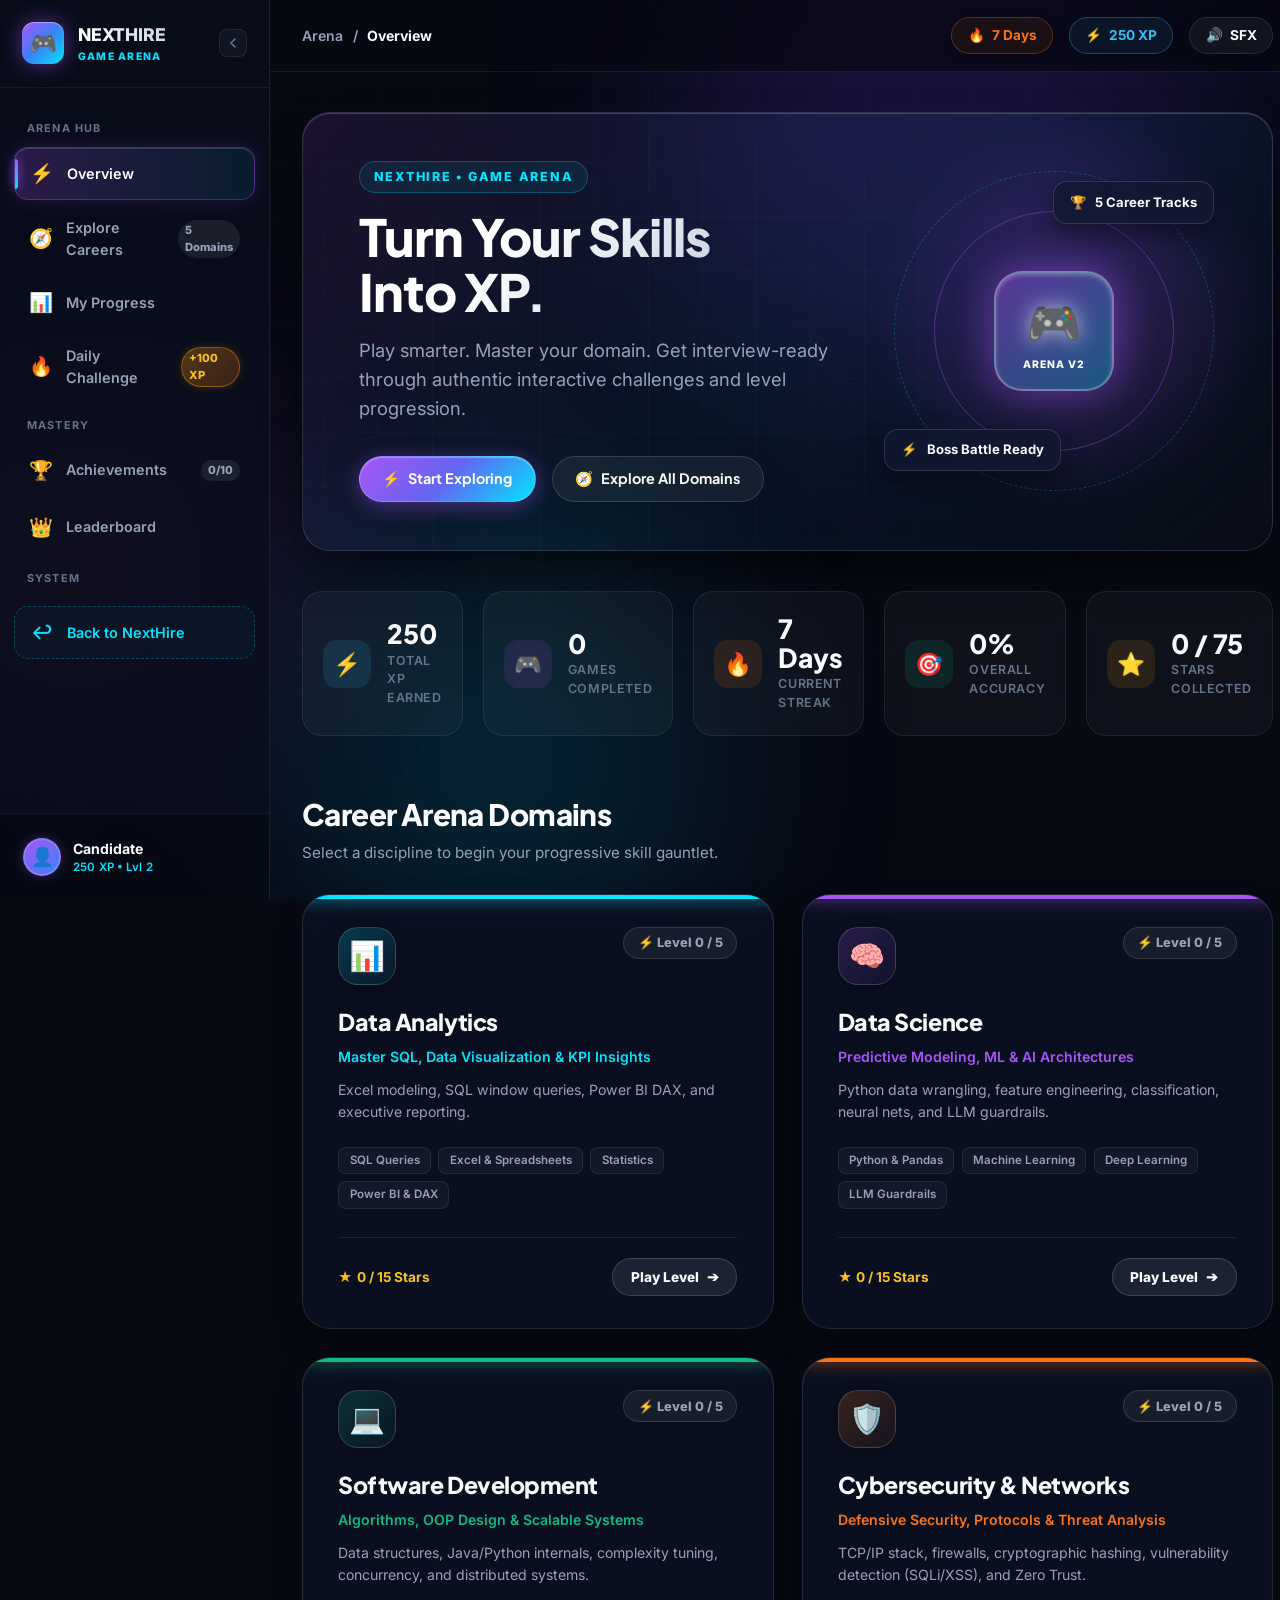
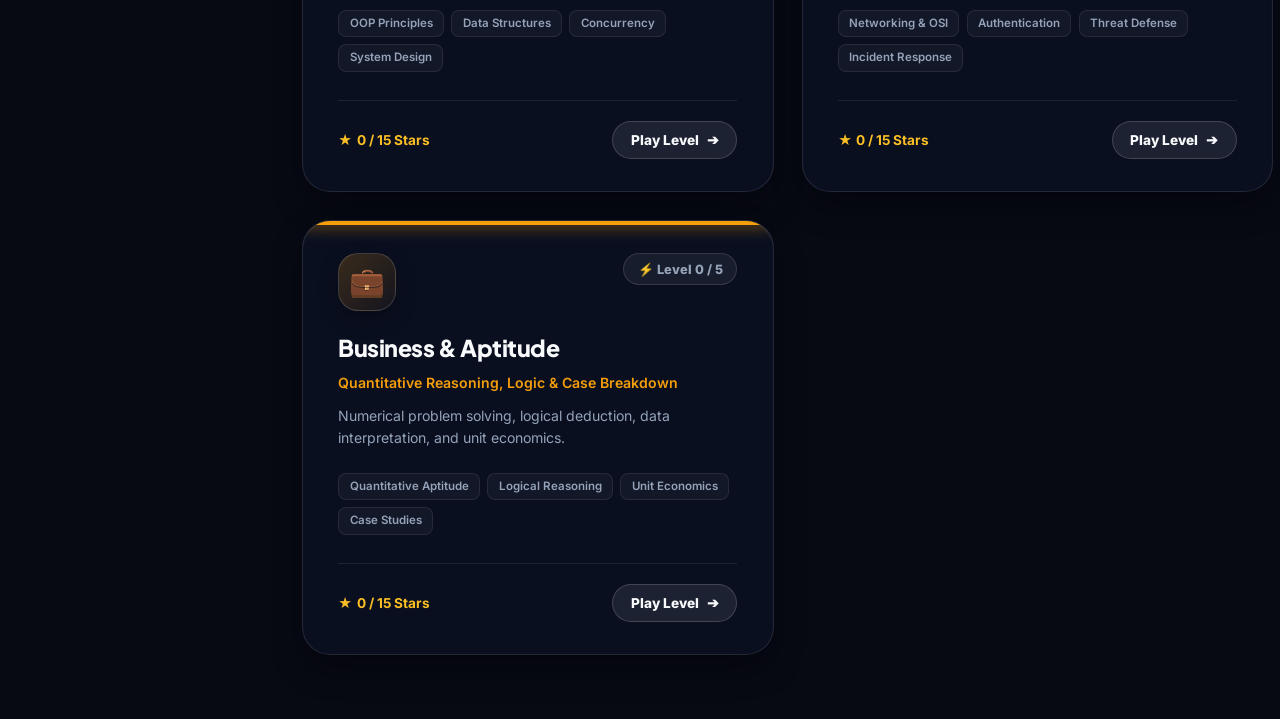
<file: arena.html>
<!DOCTYPE html>
<html lang="en">
<head>
    <meta charset="UTF-8">
    <meta name="viewport" content="width=device-width, initial-scale=1.0">
    <title>NextHire • Game Arena — Turn Skills Into XP</title>
    <meta name="description" content="Master interview concepts, algorithms, data analytics, and technical domains through interactive gamified levels and challenges in NextHire Game Arena.">
    
    <!-- Google Fonts -->
    <link rel="preconnect" href="https://fonts.googleapis.com">
    <link rel="preconnect" href="https://fonts.gstatic.com" crossorigin>
    <link href="https://fonts.googleapis.com/css2?family=Inter:wght@300;400;500;600;700&family=JetBrains+Mono:wght@400;500;600&family=Plus+Jakarta+Sans:wght@500;600;700;800;900&display=swap" rel="stylesheet">
    
    <link rel="icon" type="image/png" href="logo.png">
    <link rel="stylesheet" href="arena.css">
    
    <!-- Config script for unified backend URL -->
    <script src="config.js"></script>
</head>
<body>

    <!-- Confetti Canvas for Victory Celebrations -->
    <canvas id="confettiCanvas"></canvas>

    <!-- Ambient Glowing Background Elements -->
    <div class="arena-ambient-bg" aria-hidden="true">
        <div class="ambient-orb orb-1"></div>
        <div class="ambient-orb orb-2"></div>
        <div class="ambient-orb orb-3"></div>
        <div class="ambient-grid"></div>
    </div>

    <!-- Main Game Arena Application Layout -->
    <div class="arena-app">

        <!-- ============================================================
             1. PERMANENT COLLAPSIBLE LEFT SIDEBAR
             ============================================================ -->
        <aside class="arena-sidebar" id="arenaSidebar" aria-label="Game Arena Navigation">
            <!-- Brand Header -->
            <div class="brand-area">
                <a href="#overview" class="brand-link" id="navBrandLogo">
                    <div class="brand-glyph">🎮</div>
                    <div class="brand-text">
                        <span class="brand-title">NEXTHIRE</span>
                        <span class="brand-tag">GAME ARENA</span>
                    </div>
                </a>
                <button class="btn-sidebar-toggle" id="btnToggleSidebar" aria-label="Toggle Sidebar Navigation" title="Collapse / Expand Sidebar">
                    <svg width="16" height="16" viewBox="0 0 24 24" fill="none" stroke="currentColor" stroke-width="2.5" stroke-linecap="round" stroke-linejoin="round">
                        <polyline points="15 18 9 12 15 6"></polyline>
                    </svg>
                </button>
            </div>

            <!-- Navigation Links -->
            <nav class="sidebar-nav">
                <div class="nav-category-header">Arena Hub</div>
                
                <a href="#overview" class="nav-item active" data-view="overview" id="navItemOverview">
                    <span class="nav-icon">⚡</span>
                    <span class="nav-text">Overview</span>
                </a>
                
                <a href="#careers" class="nav-item" data-view="careers" id="navItemCareers">
                    <span class="nav-icon">🧭</span>
                    <span class="nav-text">Explore Careers</span>
                    <span class="nav-badge">5 Domains</span>
                </a>
                
                <a href="#progress" class="nav-item" data-view="progress" id="navItemProgress">
                    <span class="nav-icon">📊</span>
                    <span class="nav-text">My Progress</span>
                </a>
                
                <a href="#daily" class="nav-item" data-view="daily" id="navItemDaily">
                    <span class="nav-icon">🔥</span>
                    <span class="nav-text">Daily Challenge</span>
                    <span class="nav-badge nav-badge-daily">+100 XP</span>
                </a>
                
                <div class="nav-category-header">Mastery</div>

                <a href="#achievements" class="nav-item" data-view="achievements" id="navItemAchievements">
                    <span class="nav-icon">🏆</span>
                    <span class="nav-text">Achievements</span>
                    <span class="nav-badge" id="sidebarAchCount">0/10</span>
                </a>
                
                <a href="#leaderboard" class="nav-item" data-view="leaderboard" id="navItemLeaderboard">
                    <span class="nav-icon">👑</span>
                    <span class="nav-text">Leaderboard</span>
                </a>

                <div class="nav-category-header">System</div>

                <a href="index.html" class="nav-item nav-item-back" id="navItemBackNextHire">
                    <span class="nav-icon">↩️</span>
                    <span class="nav-text">Back to NextHire</span>
                </a>
            </nav>

            <!-- User Profile & Settings at Sidebar Bottom -->
            <div class="sidebar-footer">
                <div class="user-card-mini" id="btnOpenProfileModal" title="Account & Game Settings">
                    <div class="user-avatar-mini" id="sidebarUserAvatar">👤</div>
                    <div class="user-details">
                        <span class="user-name-mini" id="sidebarUserName">Candidate</span>
                        <span class="user-xp-mini"><span id="sidebarUserXp">0</span> XP • Lvl <span id="sidebarUserTier">1</span></span>
                    </div>
                </div>
            </div>
        </aside>

        <!-- ============================================================
             2. TOPBAR & MAIN CONTENT
             ============================================================ -->
        <div class="arena-main">
            <!-- Topbar Header -->
            <header class="arena-topbar">
                <div class="topbar-breadcrumbs">
                    <button class="btn-mobile-nav" id="btnMobileNavToggle" aria-label="Open Navigation Menu">☰</button>
                    <span>Arena</span>
                    <span>/</span>
                    <span class="crumb-current" id="topbarCurrentViewTitle">Overview</span>
                </div>

                <div class="topbar-actions">
                    <!-- Live Streak Pill -->
                    <div class="hud-pill hud-pill-streak" title="Daily Streak Active">
                        <span>🔥</span>
                        <span id="topbarStreakVal">7 Days</span>
                    </div>

                    <!-- Live XP Pill -->
                    <div class="hud-pill hud-pill-xp" title="Total Career XP Points">
                        <span>⚡</span>
                        <span id="topbarXpVal">250 XP</span>
                    </div>

                    <!-- Sound FX Toggle Pill -->
                    <button class="hud-pill hud-pill-audio" id="btnToggleAudio" aria-label="Toggle Sound Effects" title="Sound Effects">
                        <span id="audioIcon">🔊</span>
                        <span id="audioText">SFX</span>
                    </button>
                </div>
            </header>

            <!-- ============================================================
                 SCREEN 1: OVERVIEW DASHBOARD (#view-overview)
                 ============================================================ -->
            <section class="arena-view" id="view-overview">
                <!-- Hero Card -->
                <div class="arena-hero-card">
                    <div class="hero-content">
                        <div class="hero-eyebrow">NEXTHIRE • GAME ARENA</div>
                        <h1 class="hero-heading">Turn Your Skills<br>Into XP.</h1>
                        <p class="hero-subtitle">
                            Play smarter. Master your domain. Get interview-ready through authentic interactive challenges and level progression.
                        </p>
                        <div class="hero-actions">
                            <button class="glass-button glass-button-primary" id="btnHeroPrimaryCTA">
                                <span>⚡</span>
                                <span id="heroPrimaryCtaText">Start Exploring</span>
                            </button>
                            <button class="glass-button glass-button-secondary" id="btnHeroSecondaryCTA">
                                <span>🧭</span>
                                <span>Explore All Domains</span>
                            </button>
                        </div>
                    </div>

                    <!-- Interactive Holographic Visual in Hero -->
                    <div class="hero-visual-container">
                        <div class="hologram-stage">
                            <div class="hologram-ring ring-outer"></div>
                            <div class="hologram-ring ring-inner"></div>
                            <div class="hologram-core">
                                <span class="core-icon">🎮</span>
                                <span class="core-label">ARENA V2</span>
                            </div>
                            <!-- Floating Stat Badges -->
                            <div class="floating-stat-badge badge-pos-1">
                                <span>🏆</span>
                                <span>5 Career Tracks</span>
                            </div>
                            <div class="floating-stat-badge badge-pos-2">
                                <span>⚡</span>
                                <span>Boss Battle Ready</span>
                            </div>
                        </div>
                    </div>
                </div>

                <!-- Stats Area (Live Stored Progress) -->
                <div class="arena-stats-grid">
                    <div class="stat-metric-card">
                        <div class="stat-icon-wrap" style="background: rgba(56, 189, 248, 0.12); color: #38bdf8;">⚡</div>
                        <div class="stat-info">
                            <span class="stat-val" id="statsTotalXp">0</span>
                            <span class="stat-title">Total XP Earned</span>
                        </div>
                    </div>
                    
                    <div class="stat-metric-card">
                        <div class="stat-icon-wrap" style="background: rgba(168, 85, 247, 0.12); color: #a855f7;">🎮</div>
                        <div class="stat-info">
                            <span class="stat-val" id="statsGamesCompleted">0</span>
                            <span class="stat-title">Games Completed</span>
                        </div>
                    </div>

                    <div class="stat-metric-card">
                        <div class="stat-icon-wrap" style="background: rgba(249, 115, 22, 0.12); color: #f97316;">🔥</div>
                        <div class="stat-info">
                            <span class="stat-val" id="statsCurrentStreak">1</span>
                            <span class="stat-title">Current Streak</span>
                        </div>
                    </div>

                    <div class="stat-metric-card">
                        <div class="stat-icon-wrap" style="background: rgba(16, 185, 129, 0.12); color: #10b981;">🎯</div>
                        <div class="stat-info">
                            <span class="stat-val" id="statsAccuracy">0%</span>
                            <span class="stat-title">Overall Accuracy</span>
                        </div>
                    </div>

                    <div class="stat-metric-card">
                        <div class="stat-icon-wrap" style="background: rgba(245, 158, 11, 0.12); color: #f59e0b;">⭐</div>
                        <div class="stat-info">
                            <span class="stat-val" id="statsTotalStars">0 / 75</span>
                            <span class="stat-title">Stars Collected</span>
                        </div>
                    </div>
                </div>

                <!-- Five Large Career-Domain Cards -->
                <div class="section-header">
                    <div>
                        <h2 class="section-title">Career Arena Domains</h2>
                        <p class="section-subtitle">Select a discipline to begin your progressive skill gauntlet.</p>
                    </div>
                </div>

                <div class="domains-grid" id="domainsOverviewGrid">
                    <!-- Populated dynamically via arena.js -->
                </div>
            </section>

            <!-- ============================================================
                 SCREEN 2: EXPLORE CAREERS (#view-careers)
                 ============================================================ -->
            <section class="arena-view hidden" id="view-careers">
                <div class="section-header">
                    <div>
                        <h2 class="section-title">Explore Career Tracks</h2>
                        <p class="section-subtitle">Deep dive into specific interview domains, topics, and level paths.</p>
                    </div>
                </div>

                <div class="domains-grid" id="domainsExploreGrid">
                    <!-- Populated dynamically via arena.js -->
                </div>
            </section>

            <!-- ============================================================
                 SCREEN 3: DOMAIN LEVELS MAP (#view-levels)
                 ============================================================ -->
            <section class="arena-view hidden" id="view-levels">
                <div class="level-map-container">
                    <div class="domain-map-hero glass-panel" id="domainMapHero">
                        <div>
                            <span class="hero-eyebrow" id="mapHeroTagline">TRACK ROADMAP</span>
                            <h2 class="section-title" id="mapHeroTitle">Data Analytics</h2>
                            <p class="section-subtitle" id="mapHeroDesc">Progress from syntax rookie to boss-level analytics architect.</p>
                        </div>
                        <button class="glass-button glass-button-secondary" id="btnBackToDomains">
                            <span>↩️</span>
                            <span>All Tracks</span>
                        </button>
                    </div>

                    <div class="levels-path" id="levelsPathList">
                        <!-- Populated dynamically via arena.js -->
                    </div>
                </div>
            </section>

            <!-- ============================================================
                 SCREEN 4: GAMEPLAY QUIZ ARENA (#view-gameplay)
                 ============================================================ -->
            <section class="arena-view hidden" id="view-gameplay">
                <div class="gameplay-layout">
                    <!-- HUD Status Bar -->
                    <div class="gameplay-hud-bar">
                        <div class="hud-left">
                            <div class="timer-container">
                                <div class="timer-circle" id="gameplayTimerCircle">30</div>
                            </div>
                            <div class="hud-progress-info">
                                <span class="hud-question-step" id="gameplayQuestionStep">Question 1 of 5</span>
                                <span class="hud-domain-name" id="gameplayDomainTitle">Software Development • Level 1</span>
                            </div>
                        </div>

                        <div class="hud-right" style="display: flex; align-items: center; gap: 1rem;">
                            <!-- Streak Combo Multiplier -->
                            <div class="combo-multiplier-pill" id="gameplayComboPill" style="display: none;">
                                <span>🔥</span>
                                <span id="comboMultiplierText">2x Multiplier</span>
                            </div>

                            <!-- Live XP Counter -->
                            <div class="hud-pill hud-pill-xp">
                                <span>⚡</span>
                                <span id="gameplayCurrentXpVal">+0 XP</span>
                            </div>
                        </div>
                    </div>

                    <!-- Lifelines Toolbar -->
                    <div class="lifelines-bar">
                        <button class="btn-lifeline" id="btnLifeline5050" title="Eliminate two incorrect options">
                            <span>✂️</span>
                            <span>50:50 Lifeline</span>
                        </button>
                        <button class="btn-lifeline" id="btnLifelineHint" title="Reveal concept clue">
                            <span>💡</span>
                            <span>Hint</span>
                        </button>
                        <button class="btn-lifeline" id="btnLifelineTime" title="Add 15 seconds to clock">
                            <span>⏱️</span>
                            <span>+15s Time</span>
                        </button>
                    </div>

                    <!-- Main Question Card -->
                    <div class="question-card-main">
                        <h3 class="question-text-title" id="gameplayQuestionText">Loading challenge question...</h3>
                        
                        <!-- Code Snippet Box (hidden if no code) -->
                        <div class="code-snippet-box" id="gameplayCodeSnippet" style="display: none;"></div>

                        <!-- 4 Options -->
                        <div class="options-list" id="gameplayOptionsList">
                            <!-- Populated dynamically -->
                        </div>

                        <!-- Slide-Down Explanation Panel -->
                        <div class="explanation-panel" id="gameplayExplanationPanel" style="display: none;">
                            <div class="explanation-header" id="explanationHeader">
                                <span id="explanationIcon">💡</span>
                                <span id="explanationTitle">Explanation & Breakdown</span>
                            </div>
                            <p class="explanation-body" id="explanationBody"></p>
                            <div class="concept-pill-badge" id="explanationKeyConcept">
                                <span>📌</span>
                                <span id="conceptText">Key Concept</span>
                            </div>
                        </div>
                    </div>

                    <!-- Gameplay Footer -->
                    <div class="gameplay-footer-actions">
                        <button class="glass-button glass-button-primary" id="btnNextQuestion" style="display: none;">
                            <span id="nextQuestionBtnText">Next Question</span>
                            <span>➔</span>
                        </button>
                    </div>
                </div>
            </section>

            <!-- ============================================================
                 SCREEN 5: RESULTS & VICTORY SCREEN (#view-results)
                 ============================================================ -->
            <section class="arena-view hidden" id="view-results">
                <div class="results-card-container glass-panel" style="padding: 3.5rem 3rem;">
                    <div class="victory-badge-graphic" id="resultsVictoryIcon">🏆</div>
                    <h2 class="results-heading" id="resultsTitle">Level Conquered!</h2>
                    <p class="results-subtitle" id="resultsFeedbackMsg">Flawless execution! You demonstrated advanced technical mastery.</p>

                    <!-- Stars Row -->
                    <div class="results-stars-row" id="resultsStarsRow">
                        <span class="result-star-icon filled">★</span>
                        <span class="result-star-icon filled">★</span>
                        <span class="result-star-icon filled">★</span>
                    </div>

                    <!-- Stats Scoreboard -->
                    <div class="results-stats-panel">
                        <div class="results-stat-box">
                            <div class="results-stat-val" id="resultsXpEarned">+120 XP</div>
                            <div class="results-stat-lbl">XP Earned</div>
                        </div>
                        <div class="results-stat-box">
                            <div class="results-stat-val" id="resultsAccuracyVal">100%</div>
                            <div class="results-stat-lbl">Accuracy</div>
                        </div>
                        <div class="results-stat-box">
                            <div class="results-stat-val" id="resultsTimeTaken">42s</div>
                            <div class="results-stat-lbl">Time Taken</div>
                        </div>
                    </div>

                    <!-- Action Buttons -->
                    <div class="results-actions-row">
                        <button class="glass-button glass-button-primary" id="btnResultNextLevel">
                            <span>➔</span>
                            <span>Next Level</span>
                        </button>
                        <button class="glass-button glass-button-secondary" id="btnResultReplay">
                            <span>🔄</span>
                            <span>Play Again</span>
                        </button>
                        <button class="glass-button glass-button-secondary" id="btnResultBackDomains">
                            <span>🧭</span>
                            <span>Career Tracks</span>
                        </button>
                    </div>

                    <!-- Detailed Question Review Accordion -->
                    <div class="review-accordion-wrap">
                        <h4 style="margin-bottom: 1rem; font-size: 1.15rem;">Review Answers & Takeaways</h4>
                        <div id="resultsReviewList"></div>
                    </div>
                </div>
            </section>

            <!-- ============================================================
                 SCREEN 6: DAILY CHALLENGE (#view-daily)
                 ============================================================ -->
            <section class="arena-view hidden" id="view-daily">
                <div class="daily-challenge-hero">
                    <div>
                        <span class="hero-eyebrow" style="background: rgba(245, 158, 11, 0.15); color: #fbbf24; border-color: rgba(245, 158, 11, 0.4);">
                            DAILY SPRINT • BONUS XP
                        </span>
                        <h2 class="section-title" id="dailyHeroTitle">Daily Cross-Domain Challenge</h2>
                        <p class="section-subtitle" id="dailyHeroDesc">
                            5 questions hand-picked across all 5 career tracks. Keep your daily streak fiery!
                        </p>
                        <div style="margin-top: 1.5rem;">
                            <button class="glass-button glass-button-primary" id="btnStartDailyChallenge" style="background: linear-gradient(135deg, #f59e0b, #f97316);">
                                <span>🔥</span>
                                <span>Launch Daily Sprint (+100 XP)</span>
                            </button>
                        </div>
                    </div>

                    <!-- Live Daily Countdown Timer -->
                    <div>
                        <div style="font-size: 0.8rem; font-weight: 700; color: var(--text-muted); margin-bottom: 0.5rem; text-align: center;">RESETS IN</div>
                        <div class="countdown-box">
                            <div class="time-slot">
                                <span class="time-slot-num" id="dailyHours">07</span>
                                <span class="time-slot-label">HRS</span>
                            </div>
                            <div class="time-slot">
                                <span class="time-slot-num" id="dailyMinutes">24</span>
                                <span class="time-slot-label">MIN</span>
                            </div>
                            <div class="time-slot">
                                <span class="time-slot-num" id="dailySeconds">39</span>
                                <span class="time-slot-label">SEC</span>
                            </div>
                        </div>
                    </div>
                </div>
            </section>

            <!-- ============================================================
                 SCREEN 7: ACHIEVEMENTS SCREEN (#view-achievements)
                 ============================================================ -->
            <section class="arena-view hidden" id="view-achievements">
                <div class="section-header">
                    <div>
                        <h2 class="section-title">Career Achievements</h2>
                        <p class="section-subtitle">Unlock badges, milestones, and XP bonuses through arena gameplay.</p>
                    </div>
                </div>

                <div class="achievements-grid" id="achievementsGrid">
                    <!-- Populated dynamically via arena.js -->
                </div>
            </section>

            <!-- ============================================================
                 SCREEN 8: LEADERBOARD SCREEN (#view-leaderboard)
                 ============================================================ -->
            <section class="arena-view hidden" id="view-leaderboard">
                <div class="section-header">
                    <div>
                        <h2 class="section-title">Arena Champions Leaderboard</h2>
                        <p class="section-subtitle">Top career contenders ranked by total verified XP and mastery.</p>
                    </div>
                </div>

                <!-- Top 3 Podium -->
                <div class="leaderboard-podium" id="leaderboardPodium">
                    <!-- Populated dynamically via arena.js -->
                </div>

                <!-- Leaderboard Table -->
                <div class="leaderboard-table-card">
                    <table class="lb-table">
                        <thead>
                            <tr>
                                <th>Rank</th>
                                <th>Challenger</th>
                                <th>Role Focus</th>
                                <th>Streak</th>
                                <th>Stars</th>
                                <th>Total XP</th>
                            </tr>
                        </thead>
                        <tbody id="leaderboardTableBody">
                            <!-- Populated dynamically -->
                        </tbody>
                    </table>
                </div>
            </section>

        </div>
    </div>

    <!-- ============================================================
         PROFILE & SETTINGS MODAL (#modal-profile)
         ============================================================ -->
    <div class="modal-overlay hidden" id="modalProfileOverlay">
        <div class="modal-glass-container">
            <button class="modal-close-btn" id="btnCloseProfileModal" aria-label="Close Modal">✕</button>
            
            <h3 style="font-size: 1.4rem; margin-bottom: 0.4rem;">Arena Profile & Settings</h3>
            <p style="font-size: 0.88rem; color: var(--text-secondary); margin-bottom: 1.5rem;">Manage your player identity, sound preferences, and session progress.</p>

            <div style="display: flex; align-items: center; gap: 1rem; margin-bottom: 1.5rem; padding: 1rem; border-radius: var(--radius-md); background: rgba(255,255,255,0.04); border: 1px solid rgba(255,255,255,0.08);">
                <div style="width: 52px; height: 52px; border-radius: 50%; background: linear-gradient(135deg, #a855f7, #3b82f6); display: flex; align-items: center; justify-content: center; font-size: 1.6rem;" id="modalAvatarPreview">🎮</div>
                <div>
                    <h4 id="modalUserName" style="font-size: 1.1rem;">Candidate</h4>
                    <span style="font-size: 0.8rem; color: var(--accent-cyan); font-weight: 700;" id="modalUserRole">NextHire Arena Challenger</span>
                </div>
            </div>

            <div style="display: flex; flex-direction: column; gap: 1rem; margin-bottom: 1.5rem;">
                <label style="display: flex; align-items: center; justify-content: space-between; font-size: 0.92rem; font-weight: 600; cursor: pointer;">
                    <span>Audio Synthesizer Sound Effects</span>
                    <input type="checkbox" id="chkModalSound" checked style="width: 18px; height: 18px; accent-color: #a855f7;">
                </label>
                <label style="display: flex; align-items: center; justify-content: space-between; font-size: 0.92rem; font-weight: 600; cursor: pointer;">
                    <span>High-Contrast Glass Borders</span>
                    <input type="checkbox" id="chkModalContrast" style="width: 18px; height: 18px; accent-color: #a855f7;">
                </label>
            </div>

            <div style="display: flex; gap: 0.75rem; justify-content: flex-end; border-top: 1px solid rgba(255,255,255,0.08); padding-top: 1.25rem;">
                <button class="glass-button glass-button-secondary" id="btnResetArenaProgress" style="color: #ef4444; border-color: rgba(239,68,68,0.3);">
                    <span>⚠️</span>
                    <span>Reset Arena Stats</span>
                </button>
                <button class="glass-button glass-button-primary" id="btnSaveProfile">Done</button>
            </div>
        </div>
    </div>

    <!-- Game Arena Logic -->
    <script src="arena.js"></script>
</body>
</html>
</file>
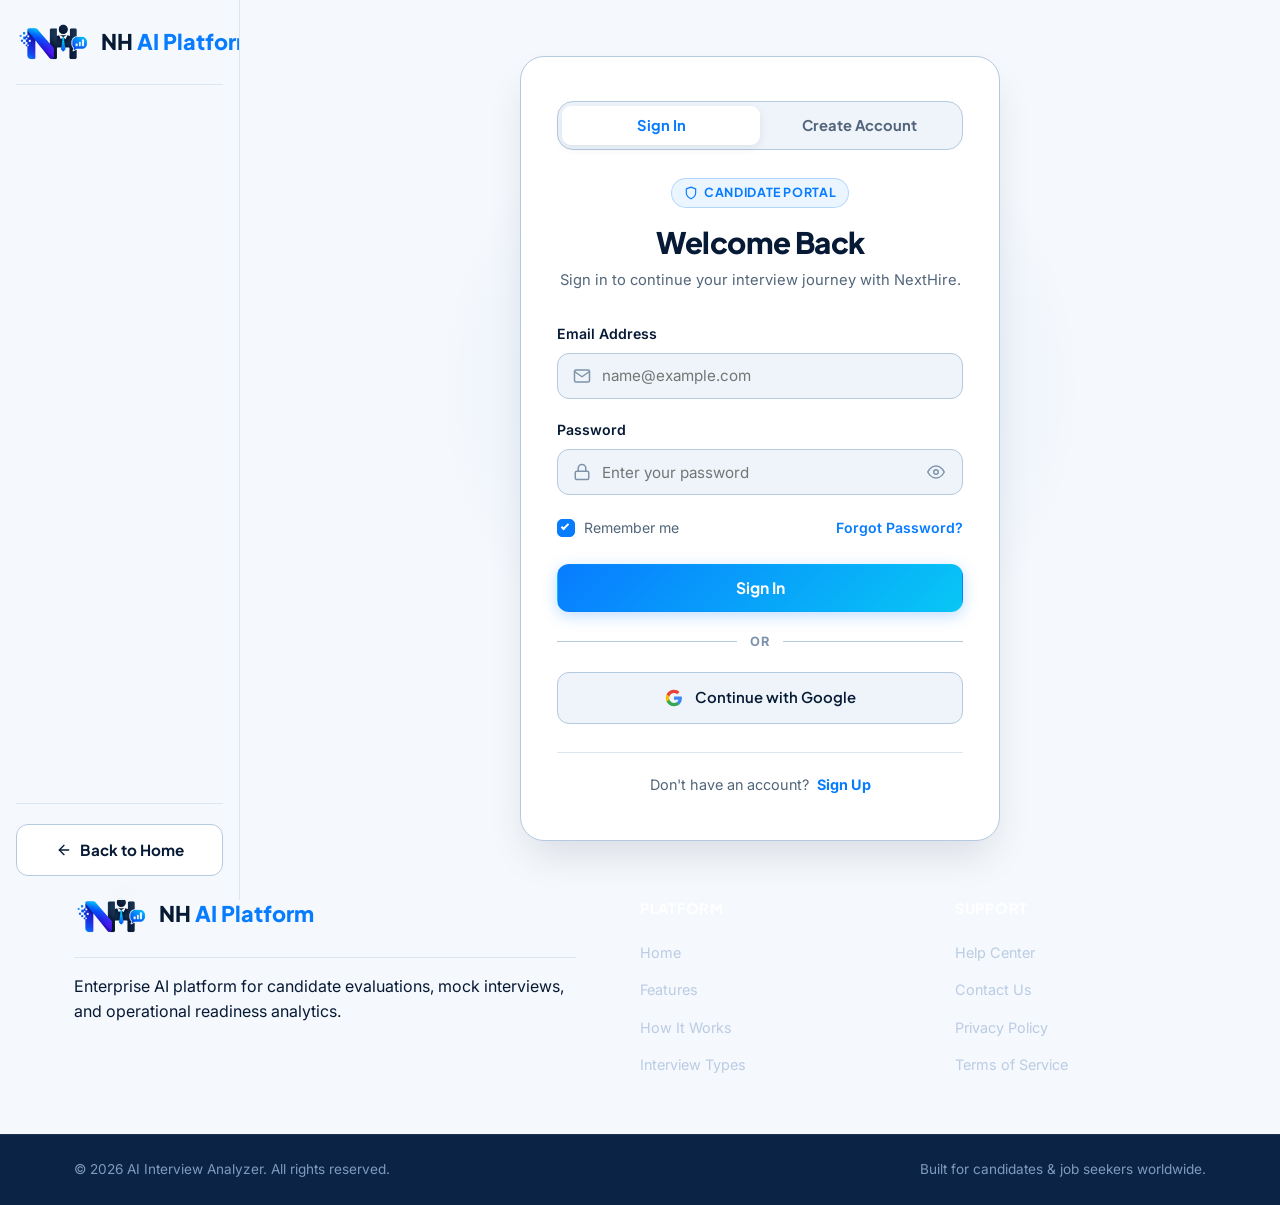
<file: login.html>
<!DOCTYPE html>
<html lang="en">

<head>
    <meta charset="UTF-8">
    <meta name="viewport" content="width=device-width, initial-scale=1.0">
    <title>Candidate Portal — NextHire AI Platform</title>
    <meta name="description"
        content="Sign in or create an account to start your AI mock interviews, performance scoring, and career acceleration journey.">
    <!-- Google Fonts: Inter (body/UI) + Plus Jakarta Sans (headings) -->
    <link rel="preconnect" href="https://fonts.googleapis.com">
    <link rel="preconnect" href="https://fonts.gstatic.com" crossorigin>
    <link
        href="https://fonts.googleapis.com/css2?family=Inter:wght@400;500;600;700&family=Plus+Jakarta+Sans:wght@600;700;800&display=swap"
        rel="stylesheet">
    <link rel="icon" type="image/png" href="logo.png">
    <link rel="stylesheet" href="style.css">
    <style>
        /* Additional Sign Up & Tabs styling */
        .auth-container {
            max-width: 480px;
        }

        .auth-tabs {
            display: flex;
            background: var(--bg-inset, #EEF4FA);
            padding: 4px;
            border-radius: var(--radius-lg, 12px);
            margin-bottom: 1.75rem;
            border: 1px solid var(--card-border-strong, rgba(7, 26, 53, 0.08));
            position: relative;
        }

        .auth-tab {
            flex: 1;
            padding: 0.65rem 1rem;
            font-size: 0.92rem;
            font-weight: 700;
            font-family: 'Plus Jakarta Sans', sans-serif;
            border: none;
            border-radius: 9px;
            background: transparent;
            color: var(--text-secondary, #52657A);
            cursor: pointer;
            transition: all 0.25s cubic-bezier(0.16, 1, 0.3, 1);
        }

        .auth-tab:hover {
            color: var(--text-primary, #071A35);
        }

        .auth-tab.active {
            background: var(--bg-card, #FFFFFF);
            color: var(--blue-primary, #087CFF);
            box-shadow: 0 3px 10px rgba(7, 26, 53, 0.08);
        }

        .form-row-2col {
            display: grid;
            grid-template-columns: 1fr 1fr;
            gap: 0.85rem;
        }

        @media (max-width: 480px) {
            .form-row-2col {
                grid-template-columns: 1fr;
            }
        }

        .password-toggle-btn {
            position: absolute;
            right: 0.85rem;
            top: 50%;
            transform: translateY(-50%);
            background: transparent;
            border: none;
            cursor: pointer;
            color: var(--text-muted, #7E93AB);
            padding: 4px;
            display: flex;
            align-items: center;
            justify-content: center;
            transition: color 0.2s ease;
            z-index: 2;
        }

        .password-toggle-btn:hover {
            color: var(--blue-primary, #087CFF);
        }

        .input-hint {
            font-size: 0.76rem;
            color: var(--text-muted, #7E93AB);
            margin-top: 0.2rem;
        }

        .auth-form-hidden {
            display: none !important;
        }

        .terms-text {
            font-size: 0.82rem;
            color: var(--text-secondary, #52657A);
            line-height: 1.4;
        }

        .terms-text a {
            color: var(--blue-primary, #087CFF);
            text-decoration: underline;
        }
    </style>
</head>

<body>

    <!-- NAVBAR (MINIMAL FOR AUTH) -->
    <header class="navbar-container">
        <nav class="navbar">
            <div class="nav-left">
                <a href="index.html" class="brand-logo">
                    <img src="logo.png" alt="NH Brand Logo" class="logo-img">
                    <span class="brand-name">NH <span class="brand-accent">AI Platform</span></span>
                </a>
            </div>

            <div class="nav-actions">
                <a href="index.html" class="btn-duo-secondary">
                    <svg width="16" height="16" viewBox="0 0 24 24" fill="none" stroke="currentColor" stroke-width="2"
                        stroke-linecap="round" stroke-linejoin="round">
                        <line x1="19" y1="12" x2="5" y2="12"></line>
                        <polyline points="12 19 5 12 12 5"></polyline>
                    </svg>
                    Back to Home
                </a>
            </div>
        </nav>
    </header>

    <!-- MAIN AUTH SECTION -->
    <main class="auth-page-wrapper">
        <div class="auth-container">
            <div class="auth-card">

                <!-- TAB SWITCHER: SIGN IN vs SIGN UP -->
                <div class="auth-tabs" role="tablist">
                    <button type="button" class="auth-tab active" id="tabSignIn" role="tab" aria-selected="true">Sign
                        In</button>
                    <button type="button" class="auth-tab" id="tabSignUp" role="tab" aria-selected="false">Create
                        Account</button>
                </div>

                <!-- DYNAMIC HEADER -->
                <div class="auth-header">
                    <div class="auth-badge" id="authBadge">
                        <svg width="14" height="14" viewBox="0 0 24 24" fill="none" stroke="currentColor"
                            stroke-width="2" stroke-linecap="round" stroke-linejoin="round">
                            <path d="M12 22s8-4 8-10V5l-8-3-8 3v7c0 6 8 10 8 10z"></path>
                        </svg>
                        <span id="authBadgeText">Candidate Portal</span>
                    </div>
                    <h1 class="auth-title" id="authTitle">Welcome Back</h1>
                    <p class="auth-subtitle" id="authSubtitle">Sign in to continue your interview journey with NextHire.
                    </p>
                </div>

                <!-- ALERT NOTIFICATION MESSAGE -->
                <div id="authAlertMsg" style="display:none;" role="alert"></div>

                <!-- 1. SIGN IN FORM -->
                <form id="signInForm" class="auth-form" novalidate>
                    <div class="form-group">
                        <label for="loginEmail" class="form-label">Email Address</label>
                        <div class="input-with-icon">
                            <input type="email" id="loginEmail" name="email" placeholder="name@example.com" required
                                autocomplete="email">
                            <svg class="input-icon" width="18" height="18" viewBox="0 0 24 24" fill="none"
                                stroke="currentColor" stroke-width="2" stroke-linecap="round" stroke-linejoin="round">
                                <path d="M4 4h16c1.1 0 2 .9 2 2v12c0 1.1-.9 2-2 2H4c-1.1 0-2-.9-2-2V6c0-1.1.9-2 2-2z">
                                </path>
                                <polyline points="22,6 12,13 2,6"></polyline>
                            </svg>
                        </div>
                    </div>

                    <div class="form-group">
                        <label for="loginPassword" class="form-label">Password</label>
                        <div class="input-with-icon">
                            <input type="password" id="loginPassword" name="password" placeholder="Enter your password"
                                required autocomplete="current-password">
                            <svg class="input-icon" width="18" height="18" viewBox="0 0 24 24" fill="none"
                                stroke="currentColor" stroke-width="2" stroke-linecap="round" stroke-linejoin="round">
                                <rect x="3" y="11" width="18" height="11" rx="2" ry="2"></rect>
                                <path d="M7 11V7a5 5 0 0 1 10 0v4"></path>
                            </svg>
                            <button type="button" class="password-toggle-btn" data-target="loginPassword"
                                title="Show/Hide Password" aria-label="Toggle password visibility">
                                <svg class="eye-icon" width="18" height="18" viewBox="0 0 24 24" fill="none"
                                    stroke="currentColor" stroke-width="2" stroke-linecap="round"
                                    stroke-linejoin="round">
                                    <path d="M1 12s4-8 11-8 11 8 11 8-4 8-11 8-11-8-11-8z"></path>
                                    <circle cx="12" cy="12" r="3"></circle>
                                </svg>
                            </button>
                        </div>
                    </div>

                    <div class="form-options">
                        <label class="checkbox-group">
                            <input type="checkbox" id="remember" name="remember" class="checkbox-input" checked>
                            <span>Remember me</span>
                        </label>
                        <a href="#" class="forgot-password-link">Forgot Password?</a>
                    </div>

                    <button type="submit" class="btn-duo-primary btn-auth-submit" id="btnSignInSubmit">Sign In</button>
                </form>

                <!-- 2. SIGN UP FORM (Standard Candidate Details) -->
                <form id="signUpForm" class="auth-form auth-form-hidden" novalidate>
                    <!-- First & Last Name -->
                    <div class="form-row-2col">
                        <div class="form-group">
                            <label for="regFirstName" class="form-label">First Name</label>
                            <div class="input-with-icon">
                                <input type="text" id="regFirstName" name="firstName" placeholder="e.g. Sam" required
                                    minlength="2" autocomplete="given-name">
                                <svg class="input-icon" width="18" height="18" viewBox="0 0 24 24" fill="none"
                                    stroke="currentColor" stroke-width="2" stroke-linecap="round"
                                    stroke-linejoin="round">
                                    <path d="M20 21v-2a4 4 0 0 0-4-4H8a4 4 0 0 0-4 4v2"></path>
                                    <circle cx="12" cy="7" r="4"></circle>
                                </svg>
                            </div>
                        </div>
                        <div class="form-group">
                            <label for="regLastName" class="form-label">Last Name</label>
                            <div class="input-with-icon">
                                <input type="text" id="regLastName" name="lastName" placeholder="e.g. Altman" required
                                    minlength="2" autocomplete="family-name">
                                <svg class="input-icon" width="18" height="18" viewBox="0 0 24 24" fill="none"
                                    stroke="currentColor" stroke-width="2" stroke-linecap="round"
                                    stroke-linejoin="round">
                                    <path d="M20 21v-2a4 4 0 0 0-4-4H8a4 4 0 0 0-4 4v2"></path>
                                    <circle cx="12" cy="7" r="4"></circle>
                                </svg>
                            </div>
                        </div>
                    </div>

                    <!-- Email Address -->
                    <div class="form-group">
                        <label for="regEmail" class="form-label">Email Address</label>
                        <div class="input-with-icon">
                            <input type="email" id="regEmail" name="email" placeholder="name@example.com" required
                                autocomplete="email">
                            <svg class="input-icon" width="18" height="18" viewBox="0 0 24 24" fill="none"
                                stroke="currentColor" stroke-width="2" stroke-linecap="round" stroke-linejoin="round">
                                <path d="M4 4h16c1.1 0 2 .9 2 2v12c0 1.1-.9 2-2 2H4c-1.1 0-2-.9-2-2V6c0-1.1.9-2 2-2z">
                                </path>
                                <polyline points="22,6 12,13 2,6"></polyline>
                            </svg>
                        </div>
                    </div>

                    <!-- Password -->
                    <div class="form-group">
                        <label for="regPassword" class="form-label">Password</label>
                        <div class="input-with-icon">
                            <input type="password" id="regPassword" name="password" placeholder="At least 8 characters"
                                required minlength="8" autocomplete="new-password">
                            <svg class="input-icon" width="18" height="18" viewBox="0 0 24 24" fill="none"
                                stroke="currentColor" stroke-width="2" stroke-linecap="round" stroke-linejoin="round">
                                <rect x="3" y="11" width="18" height="11" rx="2" ry="2"></rect>
                                <path d="M7 11V7a5 5 0 0 1 10 0v4"></path>
                            </svg>
                            <button type="button" class="password-toggle-btn" data-target="regPassword"
                                title="Show/Hide Password" aria-label="Toggle password visibility">
                                <svg class="eye-icon" width="18" height="18" viewBox="0 0 24 24" fill="none"
                                    stroke="currentColor" stroke-width="2" stroke-linecap="round"
                                    stroke-linejoin="round">
                                    <path d="M1 12s4-8 11-8 11 8 11 8-4 8-11 8-11-8-11-8z"></path>
                                    <circle cx="12" cy="12" r="3"></circle>
                                </svg>
                            </button>
                        </div>
                        <span class="input-hint">Must contain at least 8 characters.</span>
                    </div>

                    <!-- Confirm Password -->
                    <div class="form-group">
                        <label for="regConfirmPassword" class="form-label">Confirm Password</label>
                        <div class="input-with-icon">
                            <input type="password" id="regConfirmPassword" name="confirmPassword"
                                placeholder="Re-enter password" required minlength="8" autocomplete="new-password">
                            <svg class="input-icon" width="18" height="18" viewBox="0 0 24 24" fill="none"
                                stroke="currentColor" stroke-width="2" stroke-linecap="round" stroke-linejoin="round">
                                <rect x="3" y="11" width="18" height="11" rx="2" ry="2"></rect>
                                <path d="M7 11V7a5 5 0 0 1 10 0v4"></path>
                            </svg>
                            <button type="button" class="password-toggle-btn" data-target="regConfirmPassword"
                                title="Show/Hide Password" aria-label="Toggle password visibility">
                                <svg class="eye-icon" width="18" height="18" viewBox="0 0 24 24" fill="none"
                                    stroke="currentColor" stroke-width="2" stroke-linecap="round"
                                    stroke-linejoin="round">
                                    <path d="M1 12s4-8 11-8 11 8 11 8-4 8-11 8-11-8-11-8z"></path>
                                    <circle cx="12" cy="12" r="3"></circle>
                                </svg>
                            </button>
                        </div>
                    </div>

                    <!-- Terms agreement checkbox -->
                    <div class="form-options">
                        <label class="checkbox-group">
                            <input type="checkbox" id="regTerms" name="terms" class="checkbox-input" required checked>
                            <span class="terms-text">I agree to the <a href="#terms">Terms</a> &amp; <a
                                    href="#privacy">Privacy Policy</a></span>
                        </label>
                    </div>

                    <button type="submit" class="btn-duo-primary btn-auth-submit" id="btnSignUpSubmit">Create
                        Account</button>
                </form>

                <div class="auth-divider">
                    <span>OR</span>
                </div>

                <a href="#" class="btn-google-login" id="btnGoogleAuth">
                    <svg class="google-svg-icon" viewBox="0 0 24 24" xmlns="http://www.w3.org/2000/svg">
                        <path
                            d="M22.56 12.25c0-.78-.07-1.53-.2-2.25H12v4.26h5.92c-.26 1.37-1.04 2.53-2.21 3.31v2.77h3.57c2.08-1.92 3.28-4.74 3.28-8.09z"
                            fill="#4285F4" />
                        <path
                            d="M12 23c2.97 0 5.46-.98 7.28-2.66l-3.57-2.77c-.98.66-2.23 1.06-3.71 1.06-2.86 0-5.29-1.93-6.16-4.53H2.18v2.84C3.99 20.53 7.7 23 12 23z"
                            fill="#34A853" />
                        <path
                            d="M5.84 14.09c-.22-.66-.35-1.36-.35-2.09s.13-1.43.35-2.09V7.06H2.18C1.43 8.55 1 10.22 1 12s.43 3.45 1.18 4.94l2.85-2.22.81-.63z"
                            fill="#FBBC05" />
                        <path
                            d="M12 5.38c1.62 0 3.06.56 4.21 1.64l3.15-3.15C17.45 2.09 14.97 1 12 1 7.7 1 3.99 3.47 2.18 7.06l3.66 2.84c.87-2.6 3.3-4.52 6.16-4.52z"
                            fill="#EA4335" />
                    </svg>
                    <span id="googleAuthText">Continue with Google</span>
                </a>

                <div class="auth-footer" id="authFooter">
                    <span id="footerText">Don't have an account?</span>
                    <a href="#signup" id="footerActionLink" class="auth-signup-link">Sign Up</a>
                </div>
            </div>
        </div>
    </main>

    <!-- FOOTER -->
    <footer class="footer-section">
        <div class="container footer-container">
            <div class="footer-col footer-brand">
                <a href="index.html" class="brand-logo">
                    <img src="logo.png" alt="NH Brand Logo" class="logo-img">
                    <span class="brand-name">NH <span class="brand-accent">AI Platform</span></span>
                </a>
                <p class="footer-desc">
                    Enterprise AI platform for candidate evaluations, mock interviews, and operational readiness
                    analytics.
                </p>
            </div>

            <div class="footer-col">
                <h4 class="footer-heading">Platform</h4>
                <ul class="footer-links">
                    <li><a href="index.html#home">Home</a></li>
                    <li><a href="index.html#features">Features</a></li>
                    <li><a href="index.html#how-it-works">How It Works</a></li>
                    <li><a href="index.html#interview-types">Interview Types</a></li>
                </ul>
            </div>

            <div class="footer-col">
                <h4 class="footer-heading">Support</h4>
                <ul class="footer-links">
                    <li><a href="#help">Help Center</a></li>
                    <li><a href="#contact">Contact Us</a></li>
                    <li><a href="#privacy">Privacy Policy</a></li>
                    <li><a href="#terms">Terms of Service</a></li>
                </ul>
            </div>
        </div>

        <div class="footer-bottom">
            <div class="container footer-bottom-content">
                <p>© 2026 AI Interview Analyzer. All rights reserved.</p>
                <div class="footer-social-links">
                    <span class="social-text">Built for candidates &amp; job seekers worldwide.</span>
                </div>
            </div>
        </div>
    </footer>

    <!-- Centralized API Configuration -->
    <script src="config.js"></script>
    <script>
        (function () {
            // Elements
            var tabSignIn = document.getElementById('tabSignIn');
            var tabSignUp = document.getElementById('tabSignUp');
            var signInForm = document.getElementById('signInForm');
            var signUpForm = document.getElementById('signUpForm');
            var authBadgeText = document.getElementById('authBadgeText');
            var authTitle = document.getElementById('authTitle');
            var authSubtitle = document.getElementById('authSubtitle');
            var footerText = document.getElementById('footerText');
            var footerActionLink = document.getElementById('footerActionLink');
            var googleAuthText = document.getElementById('googleAuthText');
            var msgBox = document.getElementById('authAlertMsg');

            var apiBase = (window.NEXTHIRE_CONFIG && typeof window.NEXTHIRE_CONFIG.getBaseUrl === 'function')
                ? window.NEXTHIRE_CONFIG.getBaseUrl()
                : (window.location.hostname === 'localhost' ? 'http://localhost:8080' : '');

            // Notification message helper
            function showMsg(text, isError) {
                if (!msgBox) return;
                msgBox.textContent = text;
                msgBox.style.display = 'block';
                msgBox.style.padding = '12px 16px';
                msgBox.style.borderRadius = '10px';
                msgBox.style.marginBottom = '18px';
                msgBox.style.fontSize = '14px';
                msgBox.style.fontWeight = '500';
                msgBox.style.textAlign = 'center';
                msgBox.style.lineHeight = '1.45';
                if (isError) {
                    msgBox.style.background = '#fef2f2';
                    msgBox.style.color = '#dc2626';
                    msgBox.style.border = '1px solid #fecaca';
                } else {
                    msgBox.style.background = '#f0fdf4';
                    msgBox.style.color = '#16a34a';
                    msgBox.style.border = '1px solid #bbf7d0';
                }
            }

            function clearMsg() {
                if (msgBox) {
                    msgBox.style.display = 'none';
                    msgBox.textContent = '';
                }
            }

            // Tab switching function
            function setMode(mode) {
                clearMsg();
                if (mode === 'signup') {
                    tabSignIn.classList.remove('active');
                    tabSignIn.setAttribute('aria-selected', 'false');
                    tabSignUp.classList.add('active');
                    tabSignUp.setAttribute('aria-selected', 'true');

                    signInForm.classList.add('auth-form-hidden');
                    signUpForm.classList.remove('auth-form-hidden');

                    authBadgeText.textContent = 'Get Started Free';
                    authTitle.textContent = 'Create Account';
                    authSubtitle.textContent = 'Join NextHire to practice AI mock interviews and track your progress.';
                    googleAuthText.textContent = 'Sign up with Google';
                    footerText.textContent = 'Already have an account?';
                    footerActionLink.textContent = 'Sign In';
                    footerActionLink.setAttribute('href', '#signin');

                    history.replaceState(null, null, '#signup');
                    var firstInput = document.getElementById('regFirstName');
                    if (firstInput) firstInput.focus();
                } else {
                    tabSignUp.classList.remove('active');
                    tabSignUp.setAttribute('aria-selected', 'false');
                    tabSignIn.classList.add('active');
                    tabSignIn.setAttribute('aria-selected', 'true');

                    signUpForm.classList.add('auth-form-hidden');
                    signInForm.classList.remove('auth-form-hidden');

                    authBadgeText.textContent = 'Candidate Portal';
                    authTitle.textContent = 'Welcome Back';
                    authSubtitle.textContent = 'Sign in to continue your interview journey with NextHire.';
                    googleAuthText.textContent = 'Continue with Google';
                    footerText.textContent = "Don't have an account?";
                    footerActionLink.textContent = 'Sign Up';
                    footerActionLink.setAttribute('href', '#signup');

                    history.replaceState(null, null, '#signin');
                    var emailInput = document.getElementById('loginEmail');
                    if (emailInput) emailInput.focus();
                }
            }

            // Tab events
            tabSignIn.addEventListener('click', function () { setMode('signin'); });
            tabSignUp.addEventListener('click', function () { setMode('signup'); });
            footerActionLink.addEventListener('click', function (e) {
                e.preventDefault();
                setMode(tabSignIn.classList.contains('active') ? 'signup' : 'signin');
            });

            // Password show/hide toggle buttons
            document.querySelectorAll('.password-toggle-btn').forEach(function (btn) {
                btn.addEventListener('click', function (e) {
                    e.preventDefault();
                    var targetId = btn.getAttribute('data-target');
                    var targetInput = document.getElementById(targetId);
                    if (!targetInput) return;

                    var isPassword = targetInput.getAttribute('type') === 'password';
                    targetInput.setAttribute('type', isPassword ? 'text' : 'password');
                    btn.style.color = isPassword ? 'var(--blue-primary, #087CFF)' : 'var(--text-muted, #7E93AB)';
                });
            });

            // -------------------------------------------------------------
            // SIGN IN SUBMISSION
            // -------------------------------------------------------------
            signInForm.addEventListener('submit', function (e) {
                e.preventDefault();
                clearMsg();

                var email = document.getElementById('loginEmail').value.trim();
                var password = document.getElementById('loginPassword').value;
                var submitBtn = document.getElementById('btnSignInSubmit');

                if (!email || !password) {
                    showMsg('Please fill in both email and password.', true);
                    return;
                }

                submitBtn.disabled = true;
                submitBtn.textContent = 'Signing in...';

                fetch(apiBase + '/api/auth/login', {
                    method: 'POST',
                    headers: { 'Content-Type': 'application/json' },
                    body: JSON.stringify({ email: email, password: password })
                })
                    .then(function (res) { return res.json(); })
                    .then(function (result) {
                        if (result.success) {
                            showMsg('✅ Login successful! Redirecting to NextHire...', false);
                            if (result.data) {
                                localStorage.setItem('nh_token', result.data.token || '');
                                if (result.data.user) {
                                    localStorage.setItem('nh_user', JSON.stringify(result.data.user));
                                }
                            }
                            setTimeout(function () {
                                window.location.href = 'index.html';
                            }, 700);
                        } else {
                            showMsg(result.message || 'Invalid email or password.', true);
                            submitBtn.disabled = false;
                            submitBtn.textContent = 'Sign In';
                        }
                    })
                    .catch(function (err) {
                        console.error('Sign in error:', err);
                        var target = (window.NEXTHIRE_CONFIG && typeof window.NEXTHIRE_CONFIG.getApiUrl === 'function')
                            ? window.NEXTHIRE_CONFIG.getApiUrl() : apiBase;
                        var isLocal = window.location.hostname === 'localhost' || window.location.hostname === '127.0.0.1';
                        var msg = isLocal
                            ? '❌ Unable to connect to backend server. Ensure Spring Boot is running on port 8080.'
                            : '❌ Unable to connect to backend (' + target + '). If your Render free instance is waking up, please wait ~30 seconds and try again.';
                        showMsg(msg, true);
                        submitBtn.disabled = false;
                        submitBtn.textContent = 'Sign In';
                    });
            });

            // -------------------------------------------------------------
            // SIGN UP SUBMISSION (Standard Candidate Registration)
            // -------------------------------------------------------------
            signUpForm.addEventListener('submit', function (e) {
                e.preventDefault();
                clearMsg();

                var firstName = document.getElementById('regFirstName').value.trim();
                var lastName = document.getElementById('regLastName').value.trim();
                var email = document.getElementById('regEmail').value.trim();
                var password = document.getElementById('regPassword').value;
                var confirmPassword = document.getElementById('regConfirmPassword').value;
                var terms = document.getElementById('regTerms').checked;
                var submitBtn = document.getElementById('btnSignUpSubmit');

                // Standard Client-Side Validations
                if (!firstName || firstName.length < 2) {
                    showMsg('Please enter a valid first name (at least 2 characters).', true);
                    document.getElementById('regFirstName').focus();
                    return;
                }
                if (!lastName || lastName.length < 2) {
                    showMsg('Please enter a valid last name (at least 2 characters).', true);
                    document.getElementById('regLastName').focus();
                    return;
                }
                var emailRegex = /^[^\s@]+@[^\s@]+\.[^\s@]+$/;
                if (!email || !emailRegex.test(email)) {
                    showMsg('Please provide a valid email address.', true);
                    document.getElementById('regEmail').focus();
                    return;
                }
                if (!password || password.length < 8) {
                    showMsg('Password must be at least 8 characters long.', true);
                    document.getElementById('regPassword').focus();
                    return;
                }
                if (password !== confirmPassword) {
                    showMsg('Passwords do not match. Please re-enter your password.', true);
                    document.getElementById('regConfirmPassword').focus();
                    return;
                }
                if (!terms) {
                    showMsg('Please agree to the Terms of Service & Privacy Policy.', true);
                    return;
                }

                submitBtn.disabled = true;
                submitBtn.textContent = 'Creating account...';

                // Call Spring Boot Register Endpoint
                fetch(apiBase + '/api/auth/register', {
                    method: 'POST',
                    headers: { 'Content-Type': 'application/json' },
                    body: JSON.stringify({
                        firstName: firstName,
                        lastName: lastName,
                        email: email,
                        password: password
                    })
                })
                    .then(function (res) { return res.json(); })
                    .then(function (result) {
                        if (result.success) {
                            showMsg('🎉 Account created successfully! Logging you in...', false);

                            // Auto-login to obtain session/token
                            fetch(apiBase + '/api/auth/login', {
                                method: 'POST',
                                headers: { 'Content-Type': 'application/json' },
                                body: JSON.stringify({ email: email, password: password })
                            })
                                .then(function (lRes) { return lRes.json(); })
                                .then(function (lResult) {
                                    if (lResult.success && lResult.data) {
                                        localStorage.setItem('nh_token', lResult.data.token || '');
                                        if (lResult.data.user) {
                                            localStorage.setItem('nh_user', JSON.stringify(lResult.data.user));
                                        }
                                    }
                                    setTimeout(function () {
                                        window.location.href = 'index.html';
                                    }, 800);
                                })
                                .catch(function () {
                                    setTimeout(function () {
                                        window.location.href = 'index.html';
                                    }, 1000);
                                });
                        } else {
                            showMsg(result.message || 'Registration failed. An account with this email may already exist.', true);
                            submitBtn.disabled = false;
                            submitBtn.textContent = 'Create Account';
                        }
                    })
                    .catch(function (err) {
                        console.error('Sign up error:', err);
                        var target = (window.NEXTHIRE_CONFIG && typeof window.NEXTHIRE_CONFIG.getApiUrl === 'function')
                            ? window.NEXTHIRE_CONFIG.getApiUrl() : apiBase;
                        var isLocal = window.location.hostname === 'localhost' || window.location.hostname === '127.0.0.1';
                        var msg = isLocal
                            ? '❌ Unable to connect to backend server. Make sure Spring Boot is running on port 8080.'
                            : '❌ Unable to connect to backend (' + target + '). If your Render free instance is waking up, please wait ~30 seconds and try again.';
                        showMsg(msg, true);
                        submitBtn.disabled = false;
                        submitBtn.textContent = 'Create Account';
                    });
            });            // Initial URL Hash check
            if (window.location.hash === '#signup') {
                setMode('signup');
            }
        })();
    </script>
</body>
</html>
</file>
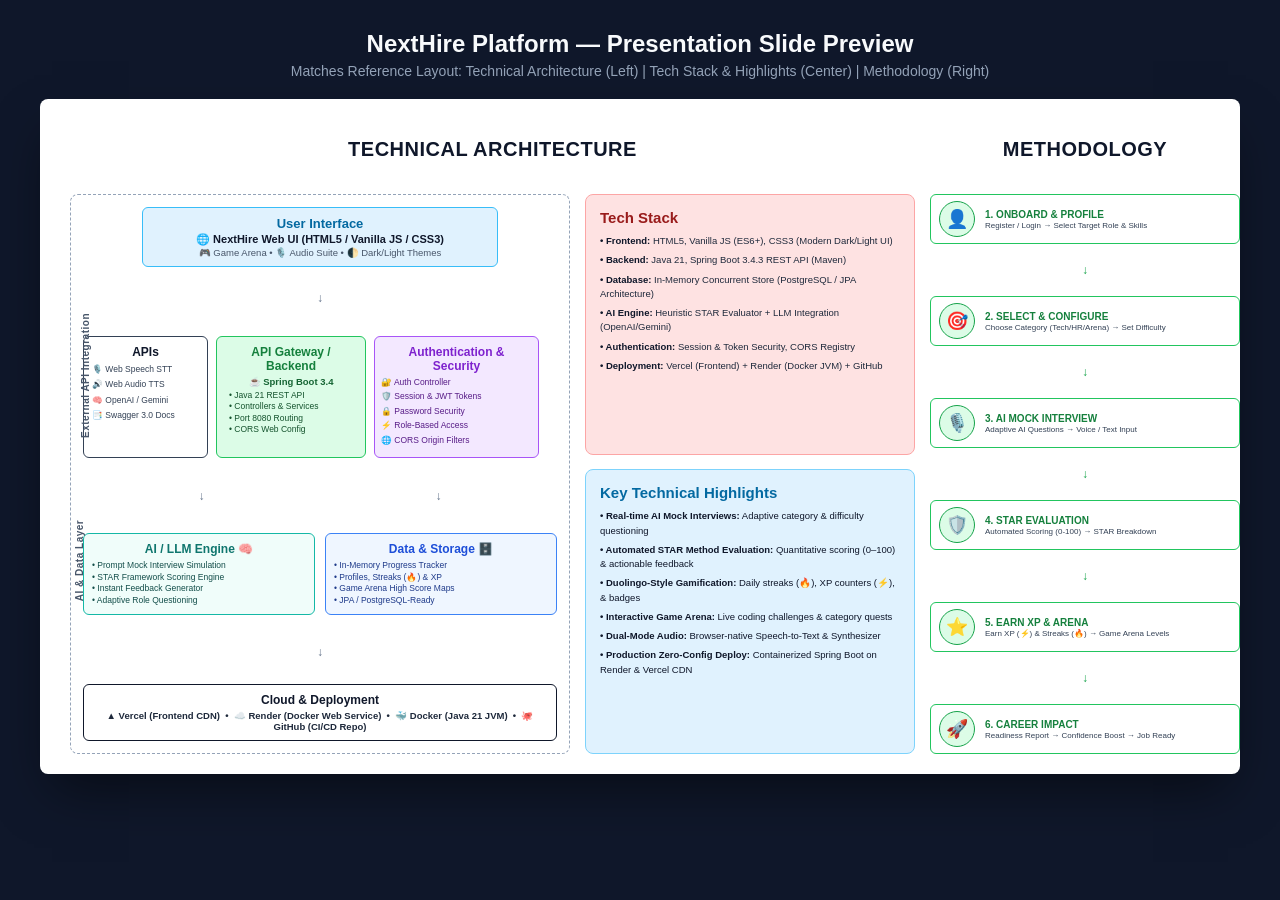
<file: slide_preview.html>
<!DOCTYPE html>
<html lang="en">
<head>
  <meta charset="UTF-8">
  <title>NextHire — Technical Architecture & Methodology (Slide Preview)</title>
  <style>
    * { box-sizing: border-box; margin: 0; padding: 0; }
    body {
      background-color: #0f172a;
      display: flex;
      flex-direction: column;
      align-items: center;
      padding: 30px 20px;
      font-family: -apple-system, BlinkMacSystemFont, "Segoe UI", Roboto, Helvetica, Arial, sans-serif;
    }
    .header-bar {
      color: #f8fafc;
      margin-bottom: 20px;
      text-align: center;
    }
    .header-bar h1 { font-size: 24px; font-weight: 700; }
    .header-bar p { font-size: 14px; color: #94a3b8; margin-top: 5px; }

    .slide-canvas {
      width: 1200px;
      height: 675px;
      background: #ffffff;
      border-radius: 8px;
      box-shadow: 0 25px 50px -12px rgba(0, 0, 0, 0.5);
      position: relative;
      overflow: hidden;
      display: grid;
      grid-template-columns: 500px 330px 310px;
      grid-template-rows: 60px 1fr;
      padding: 20px 30px;
      gap: 15px;
    }

    /* Titles */
    .title-left {
      grid-column: 1 / 3;
      display: flex;
      align-items: center;
      justify-content: center;
      font-size: 20px;
      font-weight: 800;
      letter-spacing: 0.5px;
      color: #0f172a;
    }
    .title-right {
      grid-column: 3;
      display: flex;
      align-items: center;
      justify-content: center;
      font-size: 20px;
      font-weight: 800;
      letter-spacing: 0.5px;
      color: #0f172a;
    }

    /* Column 1: Technical Architecture Box */
    .arch-container {
      border: 1.5px dashed #94a3b8;
      border-radius: 8px;
      padding: 12px;
      position: relative;
      display: flex;
      flex-direction: column;
      justify-content: space-between;
    }
    .side-label-api {
      position: absolute;
      left: -48px;
      top: 175px;
      transform: rotate(-90deg);
      font-size: 10px;
      font-weight: 700;
      color: #475569;
      letter-spacing: 0.5px;
    }
    .side-label-data {
      position: absolute;
      left: -32px;
      top: 360px;
      transform: rotate(-90deg);
      font-size: 10px;
      font-weight: 700;
      color: #475569;
      letter-spacing: 0.5px;
    }

    .ui-box {
      background: #e0f2fe;
      border: 1.5px solid #38bdf8;
      border-radius: 6px;
      padding: 8px 12px;
      text-align: center;
      margin: 0 auto;
      width: 75%;
    }
    .ui-box h3 { font-size: 13px; color: #0369a1; font-weight: 800; }
    .ui-box p.primary { font-size: 11px; font-weight: 700; color: #0f172a; margin-top: 2px; }
    .ui-box p.secondary { font-size: 9.5px; color: #475569; margin-top: 1px; }

    .mid-row {
      display: grid;
      grid-template-columns: 125px 150px 165px;
      gap: 8px;
      align-items: stretch;
      margin: 6px 0;
    }
    .card-apis {
      background: #ffffff;
      border: 1.5px solid #334155;
      border-radius: 6px;
      padding: 8px;
    }
    .card-apis h4 { font-size: 12px; text-align: center; color: #0f172a; margin-bottom: 5px; font-weight: 800; }
    .card-apis ul { list-style: none; font-size: 8.5px; color: #334155; line-height: 1.35; }
    .card-apis ul li { margin-bottom: 4px; }

    .card-backend {
      background: #dcfce7;
      border: 1.5px solid #22c55e;
      border-radius: 6px;
      padding: 8px 6px;
      text-align: center;
    }
    .card-backend h4 { font-size: 12px; color: #15803d; font-weight: 800; }
    .card-backend .badge { font-size: 9.5px; font-weight: 700; color: #166534; margin: 3px 0; }
    .card-backend ul { list-style: none; font-size: 8.5px; color: #14532d; text-align: left; padding-left: 6px; line-height: 1.35; }

    .card-sec {
      background: #f3e8ff;
      border: 1.5px solid #a855f7;
      border-radius: 6px;
      padding: 8px 6px;
    }
    .card-sec h4 { font-size: 12px; text-align: center; color: #7e22ce; margin-bottom: 4px; font-weight: 800; }
    .card-sec ul { list-style: none; font-size: 8.5px; color: #581c87; line-height: 1.35; }
    .card-sec ul li { margin-bottom: 3px; }

    .bot-mid-row {
      display: grid;
      grid-template-columns: 1fr 1fr;
      gap: 10px;
      margin: 6px 0;
    }
    .card-ai {
      background: #f0fdfa;
      border: 1.5px solid #14b8a6;
      border-radius: 6px;
      padding: 8px;
    }
    .card-ai h4 { font-size: 12px; text-align: center; color: #0f766e; margin-bottom: 4px; font-weight: 800; }
    .card-ai ul { list-style: none; font-size: 8.5px; color: #134e4a; line-height: 1.35; }

    .card-db {
      background: #eff6ff;
      border: 1.5px solid #3b82f6;
      border-radius: 6px;
      padding: 8px;
    }
    .card-db h4 { font-size: 12px; text-align: center; color: #1d4ed8; margin-bottom: 4px; font-weight: 800; }
    .card-db ul { list-style: none; font-size: 8.5px; color: #1e3a8a; line-height: 1.35; }

    .cloud-row {
      background: #ffffff;
      border: 1.5px solid #0f172a;
      border-radius: 6px;
      padding: 8px;
      text-align: center;
    }
    .cloud-row h4 { font-size: 12px; color: #0f172a; font-weight: 800; margin-bottom: 3px; }
    .cloud-row p { font-size: 9.5px; font-weight: 700; color: #1e293b; }

    /* Column 2: Tech Stack & Highlights */
    .center-col {
      display: flex;
      flex-direction: column;
      gap: 14px;
    }
    .card-techstack {
      background: #fee2e2;
      border: 1.5px solid #fca5a5;
      border-radius: 8px;
      padding: 14px;
      flex: 1;
    }
    .card-techstack h3 { font-size: 15px; color: #991b1b; font-weight: 800; margin-bottom: 8px; }
    .card-techstack ul { list-style: none; font-size: 9.5px; color: #1e293b; line-height: 1.5; }
    .card-techstack ul li { margin-bottom: 5px; }
    .card-techstack strong { color: #0f172a; }

    .card-highlights {
      background: #e0f2fe;
      border: 1.5px solid #7dd3fc;
      border-radius: 8px;
      padding: 14px;
      flex: 1.1;
    }
    .card-highlights h3 { font-size: 15px; color: #0369a1; font-weight: 800; margin-bottom: 8px; }
    .card-highlights ul { list-style: none; font-size: 9.5px; color: #0f172a; line-height: 1.5; }
    .card-highlights ul li { margin-bottom: 5px; }

    /* Column 3: Methodology Flow */
    .meth-col {
      display: flex;
      flex-direction: column;
      gap: 6px;
      justify-content: space-between;
    }
    .meth-step {
      background: #ffffff;
      border: 1.5px solid #22c55e;
      border-radius: 6px;
      padding: 6px 8px;
      display: flex;
      align-items: center;
      gap: 10px;
    }
    .meth-badge {
      width: 36px;
      height: 36px;
      border-radius: 50%;
      background: #dcfce7;
      border: 1.5px solid #16a34a;
      display: flex;
      align-items: center;
      justify-content: center;
      font-size: 18px;
      flex-shrink: 0;
    }
    .meth-info {
      display: flex;
      flex-direction: column;
    }
    .meth-info h4 { font-size: 10px; font-weight: 800; color: #15803d; }
    .meth-info p { font-size: 8px; color: #334155; margin-top: 1px; font-weight: 500; }

    .meth-arrow {
      text-align: center;
      color: #16a34a;
      font-size: 12px;
      line-height: 1;
      font-weight: 900;
      margin: -2px 0;
    }
  </style>
</head>
<body>

  <div class="header-bar">
    <h1>NextHire Platform — Presentation Slide Preview</h1>
    <p>Matches Reference Layout: Technical Architecture (Left) | Tech Stack & Highlights (Center) | Methodology (Right)</p>
  </div>

  <div class="slide-canvas">
    <!-- Row 1 Titles -->
    <div class="title-left">TECHNICAL ARCHITECTURE</div>
    <div class="title-right">METHODOLOGY</div>

    <!-- Col 1: Architecture -->
    <div class="arch-container">
      <div class="side-label-api">External API Integration</div>
      <div class="side-label-data">AI & Data Layer</div>

      <!-- User Interface -->
      <div class="ui-box">
        <h3>User Interface</h3>
        <p class="primary">🌐 NextHire Web UI (HTML5 / Vanilla JS / CSS3)</p>
        <p class="secondary">🎮 Game Arena • 🎙️ Audio Suite • 🌓 Dark/Light Themes</p>
      </div>

      <div style="text-align:center; color:#64748b; font-size:12px; margin:-2px 0;">↓</div>

      <!-- Middle 3 Boxes -->
      <div class="mid-row">
        <div class="card-apis">
          <h4>APIs</h4>
          <ul>
            <li>🎙️ Web Speech STT</li>
            <li>🔊 Web Audio TTS</li>
            <li>🧠 OpenAI / Gemini</li>
            <li>📑 Swagger 3.0 Docs</li>
          </ul>
        </div>

        <div class="card-backend">
          <h4>API Gateway /<br>Backend</h4>
          <div class="badge">☕ Spring Boot 3.4</div>
          <ul>
            <li>• Java 21 REST API</li>
            <li>• Controllers & Services</li>
            <li>• Port 8080 Routing</li>
            <li>• CORS Web Config</li>
          </ul>
        </div>

        <div class="card-sec">
          <h4>Authentication &<br>Security</h4>
          <ul>
            <li>🔐 Auth Controller</li>
            <li>🛡️ Session & JWT Tokens</li>
            <li>🔒 Password Security</li>
            <li>⚡ Role-Based Access</li>
            <li>🌐 CORS Origin Filters</li>
          </ul>
        </div>
      </div>

      <div style="display:flex; justify-content:space-around; color:#64748b; font-size:12px; margin:-2px 0;">
        <span>↓</span>
        <span>↓</span>
      </div>

      <!-- Bottom-Mid 2 Boxes -->
      <div class="bot-mid-row">
        <div class="card-ai">
          <h4>AI / LLM Engine 🧠</h4>
          <ul>
            <li>• Prompt Mock Interview Simulation</li>
            <li>• STAR Framework Scoring Engine</li>
            <li>• Instant Feedback Generator</li>
            <li>• Adaptive Role Questioning</li>
          </ul>
        </div>

        <div class="card-db">
          <h4>Data & Storage 🗄️</h4>
          <ul>
            <li>• In-Memory Progress Tracker</li>
            <li>• Profiles, Streaks (🔥) & XP</li>
            <li>• Game Arena High Score Maps</li>
            <li>• JPA / PostgreSQL-Ready</li>
          </ul>
        </div>
      </div>

      <div style="text-align:center; color:#64748b; font-size:12px; margin:-2px 0;">↓</div>

      <!-- Cloud & Deployment -->
      <div class="cloud-row">
        <h4>Cloud & Deployment</h4>
        <p>▲ Vercel (Frontend CDN) &nbsp;&bull;&nbsp; ☁️ Render (Docker Web Service) &nbsp;&bull;&nbsp; 🐳 Docker (Java 21 JVM) &nbsp;&bull;&nbsp; 🐙 GitHub (CI/CD Repo)</p>
      </div>
    </div>

    <!-- Col 2: Tech Stack & Highlights -->
    <div class="center-col">
      <div class="card-techstack">
        <h3>Tech Stack</h3>
        <ul>
          <li><strong>• Frontend:</strong> HTML5, Vanilla JS (ES6+), CSS3 (Modern Dark/Light UI)</li>
          <li><strong>• Backend:</strong> Java 21, Spring Boot 3.4.3 REST API (Maven)</li>
          <li><strong>• Database:</strong> In-Memory Concurrent Store (PostgreSQL / JPA Architecture)</li>
          <li><strong>• AI Engine:</strong> Heuristic STAR Evaluator + LLM Integration (OpenAI/Gemini)</li>
          <li><strong>• Authentication:</strong> Session & Token Security, CORS Registry</li>
          <li><strong>• Deployment:</strong> Vercel (Frontend) + Render (Docker JVM) + GitHub</li>
        </ul>
      </div>

      <div class="card-highlights">
        <h3>Key Technical Highlights</h3>
        <ul>
          <li><strong>• Real-time AI Mock Interviews:</strong> Adaptive category & difficulty questioning</li>
          <li><strong>• Automated STAR Method Evaluation:</strong> Quantitative scoring (0–100) & actionable feedback</li>
          <li><strong>• Duolingo-Style Gamification:</strong> Daily streaks (🔥), XP counters (⚡), & badges</li>
          <li><strong>• Interactive Game Arena:</strong> Live coding challenges & category quests</li>
          <li><strong>• Dual-Mode Audio:</strong> Browser-native Speech-to-Text & Synthesizer</li>
          <li><strong>• Production Zero-Config Deploy:</strong> Containerized Spring Boot on Render & Vercel CDN</li>
        </ul>
      </div>
    </div>

    <!-- Col 3: Methodology Flow -->
    <div class="meth-col">
      <div class="meth-step">
        <div class="meth-badge">👤</div>
        <div class="meth-info">
          <h4>1. ONBOARD & PROFILE</h4>
          <p>Register / Login → Select Target Role & Skills</p>
        </div>
      </div>
      <div class="meth-arrow">↓</div>

      <div class="meth-step">
        <div class="meth-badge">🎯</div>
        <div class="meth-info">
          <h4>2. SELECT & CONFIGURE</h4>
          <p>Choose Category (Tech/HR/Arena) → Set Difficulty</p>
        </div>
      </div>
      <div class="meth-arrow">↓</div>

      <div class="meth-step">
        <div class="meth-badge">🎙️</div>
        <div class="meth-info">
          <h4>3. AI MOCK INTERVIEW</h4>
          <p>Adaptive AI Questions → Voice / Text Input</p>
        </div>
      </div>
      <div class="meth-arrow">↓</div>

      <div class="meth-step">
        <div class="meth-badge">🛡️</div>
        <div class="meth-info">
          <h4>4. STAR EVALUATION</h4>
          <p>Automated Scoring (0-100) → STAR Breakdown</p>
        </div>
      </div>
      <div class="meth-arrow">↓</div>

      <div class="meth-step">
        <div class="meth-badge">⭐</div>
        <div class="meth-info">
          <h4>5. EARN XP & ARENA</h4>
          <p>Earn XP (⚡) & Streaks (🔥) → Game Arena Levels</p>
        </div>
      </div>
      <div class="meth-arrow">↓</div>

      <div class="meth-step">
        <div class="meth-badge">🚀</div>
        <div class="meth-info">
          <h4>6. CAREER IMPACT</h4>
          <p>Readiness Report → Confidence Boost → Job Ready</p>
        </div>
      </div>
    </div>
  </div>

</body>
</html>
</file>
<file: style.css>
/* ==========================================================================
   NH AI PLATFORM — Dual Theme Design System (Light / Dark Mode)
   Based on Brand Logo: Deep Navy (#071A35 / #030B18), Electric Blue (#087CFF / #168DFF),
   Bright Cyan (#08C7F5), Blue-Purple (#4B2BE8 / #5B21F5)
   
   Table of Contents:
   1. Theme System Tokens (Light & Dark Mode)
   2. Reset & Global Styles
   3. Typography & Utility Classes
   4. Buttons, Inputs & Forms
   5. Navbar, Header & Theme Toggle
   6. Hero Section & Interactive AI Visual
   7. Gamification & Progression Roadmap
   8. How It Works Section
   9. Features Grid
   10. Solutions & Category Grid
   11. AI Performance Analytics Preview
   12. Testimonials Section
   13. Final CTA Banner Section
   14. Footer
   15. Work-In-Progress Toast
   16. Responsive Layouts & Accessibility
   ========================================================================== */

/* --------------------------------------------------------------------------
   1. THEME SYSTEM TOKENS
   -------------------------------------------------------------------------- */
:root,
[data-theme="light"] {
    color-scheme: light;

    /* Primary Backgrounds */
    --bg-main: #F5F8FC;
    --bg-alt: #EEF4FA;
    --bg-card: #FFFFFF;
    --bg-card-elevated: #FFFFFF;
    --bg-inset: #EEF4FA;
    --bg-navbar: rgba(245, 248, 252, 0.92);
    --bg-hero: linear-gradient(135deg, #071A35 0%, #0B2345 60%, #102E55 100%);
    --bg-footer: #071A35;
    --bg-footer-bottom: #0B2345;

    /* Text Colors */
    --text-primary: #071A35;
    --text-secondary: #52657A;
    --text-muted: #7E93AB;

    --text-dark-primary: #FFFFFF;
    --text-dark-secondary: #BACCE4;
    --text-dark-muted: #7E9BBF;

    /* Brand Accents */
    --blue-primary: #087CFF;
    --cyan-primary: #08C7F5;
    --purple-primary: #4B2BE8;

    /* Borders */
    --card-border: #DCE6F0;
    --card-border-strong: #B5C9DF;
    --card-border-glow: rgba(8, 124, 255, 0.25);

    /* Tint Helpers */
    --color-primary-soft: rgba(8, 124, 255, 0.08);
    --color-primary-border: rgba(8, 124, 255, 0.25);
    --color-cyan-soft: rgba(8, 199, 245, 0.10);
    --color-cyan-border: rgba(8, 199, 245, 0.30);
    --color-violet-soft: rgba(75, 43, 232, 0.08);
    --color-violet-border: rgba(75, 43, 232, 0.25);
    --color-amber-soft: rgba(217, 119, 6, 0.10);
    --color-amber-border: rgba(217, 119, 6, 0.30);
    --color-rose-soft: rgba(225, 29, 72, 0.08);
    --color-rose-border: rgba(225, 29, 72, 0.25);

    /* Gradients */
    --grad-electric-cyan: linear-gradient(135deg, #087CFF 0%, #08C7F5 100%);
    --grad-blue-purple: linear-gradient(135deg, #087CFF 0%, #4B2BE8 100%);
    --grad-navy-hero: linear-gradient(135deg, #071A35 0%, #0B2345 60%, #102E55 100%);

    /* Shadows */
    --shadow-sm: 0 2px 8px rgba(7, 26, 53, 0.04);
    --shadow-md: 0 8px 24px -4px rgba(7, 26, 53, 0.08);
    --shadow-lg: 0 20px 40px -8px rgba(7, 26, 53, 0.12);
    --shadow-glow: 0 8px 25px rgba(8, 124, 255, 0.35);

    --radius-sm: 8px;
    --radius-md: 12px;
    --radius-lg: 16px;
    --radius-xl: 24px;
    --radius-full: 999px;

    --container-max: 1180px;
}

[data-theme="dark"] {
    color-scheme: dark;

    /* Primary Backgrounds */
    --bg-main: #030B18;
    --bg-alt: #061326;
    --bg-card: #0B1D35;
    --bg-card-elevated: #102642;
    --bg-inset: #061326;
    --bg-navbar: rgba(3, 11, 24, 0.92);
    --bg-hero: linear-gradient(135deg, #030B18 0%, #061326 60%, #0B1D35 100%);
    --bg-footer: #030B18;
    --bg-footer-bottom: #061326;

    /* Text Colors */
    --text-primary: #F5F9FF;
    --text-secondary: #9FB3C8;
    --text-muted: #627993;

    --text-dark-primary: #FFFFFF;
    --text-dark-secondary: #9FB3C8;
    --text-dark-muted: #627993;

    /* Brand Accents */
    --blue-primary: #168DFF;
    --cyan-primary: #08C7F5;
    --purple-primary: #5B21F5;

    /* Borders */
    --card-border: rgba(255, 255, 255, 0.08);
    --card-border-strong: rgba(255, 255, 255, 0.16);
    --card-border-glow: rgba(8, 199, 245, 0.35);

    /* Tint Helpers */
    --color-primary-soft: rgba(22, 141, 255, 0.12);
    --color-primary-border: rgba(22, 141, 255, 0.30);
    --color-cyan-soft: rgba(8, 199, 245, 0.12);
    --color-cyan-border: rgba(8, 199, 245, 0.35);
    --color-violet-soft: rgba(91, 33, 245, 0.12);
    --color-violet-border: rgba(91, 33, 245, 0.30);
    --color-amber-soft: rgba(217, 119, 6, 0.12);
    --color-amber-border: rgba(217, 119, 6, 0.35);
    --color-rose-soft: rgba(225, 29, 72, 0.12);
    --color-rose-border: rgba(225, 29, 72, 0.35);

    /* Gradients */
    --grad-electric-cyan: linear-gradient(135deg, #168DFF 0%, #08C7F5 100%);
    --grad-blue-purple: linear-gradient(135deg, #168DFF 0%, #5B21F5 100%);
    --grad-navy-hero: linear-gradient(135deg, #030B18 0%, #061326 60%, #0B1D35 100%);

    /* Shadows */
    --shadow-sm: 0 2px 8px rgba(0, 0, 0, 0.4);
    --shadow-md: 0 8px 24px -4px rgba(0, 0, 0, 0.6);
    --shadow-lg: 0 20px 40px -8px rgba(0, 0, 0, 0.7);
    --shadow-glow: 0 8px 25px rgba(8, 199, 245, 0.35);
}

/* --------------------------------------------------------------------------
   2. RESET & GLOBAL STYLES
   -------------------------------------------------------------------------- */
*, *::before, *::after {
    box-sizing: border-box;
    margin: 0;
    padding: 0;
}

html {
    scroll-behavior: smooth;
    font-size: 16px;
}

body {
    font-family: 'Inter', -apple-system, BlinkMacSystemFont, 'Segoe UI', Roboto, sans-serif;
    background-color: var(--bg-main);
    color: var(--text-primary);
    line-height: 1.6;
    overflow-x: hidden;
    -webkit-font-smoothing: antialiased;
    -moz-osx-font-smoothing: grayscale;
    transition: background-color 0.3s ease, color 0.3s ease, border-color 0.3s ease;
}

a {
    color: inherit;
    text-decoration: none;
    transition: all 0.2s cubic-bezier(0.16, 1, 0.3, 1);
}

ul {
    list-style: none;
}

img, svg {
    display: block;
    max-width: 100%;
}

::selection {
    background: rgba(8, 199, 245, 0.25);
    color: var(--text-primary);
}

:focus-visible {
    outline: 2px solid var(--cyan-primary);
    outline-offset: 2px;
}

/* Smooth Theme Transition for Card & Surface Containers */
body, header, section, nav, footer,
.navbar-container, .step-card, .feature-card, .type-card,
.testimonial-card, .gamification-card, .analytics-card,
.candidate-bar, .question-box, .analytics-overall,
.step-visual-mini, .step-visual-chart, .wip-toast {
    transition: background-color 0.3s cubic-bezier(0.16, 1, 0.3, 1),
                color 0.3s cubic-bezier(0.16, 1, 0.3, 1),
                border-color 0.3s cubic-bezier(0.16, 1, 0.3, 1),
                box-shadow 0.3s cubic-bezier(0.16, 1, 0.3, 1);
}

/* --------------------------------------------------------------------------
   3. TYPOGRAPHY & UTILITY CLASSES
   -------------------------------------------------------------------------- */
.container {
    width: 100%;
    max-width: var(--container-max);
    margin: 0 auto;
    padding: 0 1.5rem;
}

main {
    margin-left: 240px;
}

.text-center {
    text-align: center;
}

.text-left-header {
    text-align: left;
    margin-bottom: 3rem;
}

.text-left-header .section-subtitle {
    margin: 0;
}

.text-gradient-cyan,
.text-green-highlight {
    background: var(--grad-electric-cyan);
    -webkit-background-clip: text;
    -webkit-text-fill-color: transparent;
    display: inline;
    font-weight: 800;
}

.section-header {
    margin-bottom: 3.25rem;
}

.section-tag {
    display: inline-block;
    font-family: 'Plus Jakarta Sans', sans-serif;
    font-size: 0.82rem;
    font-weight: 700;
    letter-spacing: 0.06em;
    text-transform: uppercase;
    color: var(--blue-primary);
    background: var(--color-primary-soft);
    padding: 0.3rem 0.85rem;
    border-radius: var(--radius-full);
    border: 1px solid var(--color-primary-border);
    margin-bottom: 0.8rem;
}

.section-title {
    font-family: 'Plus Jakarta Sans', sans-serif;
    font-size: 2.35rem;
    font-weight: 800;
    color: var(--text-primary);
    line-height: 1.2;
    letter-spacing: -0.02em;
    margin-bottom: 0.85rem;
    max-width: 36rem;
}

.section-subtitle {
    font-size: 1.05rem;
    font-weight: 400;
    color: var(--text-secondary);
    max-width: 36rem;
    line-height: 1.6;
}

/* --------------------------------------------------------------------------
   4. BUTTONS, INPUTS & FORMS
   -------------------------------------------------------------------------- */
.btn-duo-primary,
.btn-duo-blue,
.btn-duo-secondary {
    font-family: 'Plus Jakarta Sans', sans-serif;
    font-weight: 700;
    font-size: 0.95rem;
    padding: 0.8rem 1.6rem;
    border-radius: var(--radius-md);
    cursor: pointer;
    display: inline-flex;
    align-items: center;
    justify-content: center;
    gap: 0.5rem;
    border: 1px solid transparent;
    white-space: nowrap;
    transition: all 0.25s cubic-bezier(0.16, 1, 0.3, 1);
}

.btn-duo-primary {
    background: var(--grad-electric-cyan);
    color: #FFFFFF;
    box-shadow: 0 4px 15px rgba(8, 124, 255, 0.25);
}

.btn-duo-primary:hover {
    box-shadow: var(--shadow-glow);
    transform: translateY(-2px);
    opacity: 0.96;
}

.btn-duo-primary:active {
    transform: translateY(0);
}

.btn-duo-blue {
    background: rgba(255, 255, 255, 0.06);
    color: var(--text-dark-primary);
    border: 1px solid rgba(8, 199, 245, 0.35);
    backdrop-filter: blur(8px);
}

.btn-duo-blue:hover {
    border-color: var(--cyan-primary);
    background: rgba(8, 199, 245, 0.14);
    color: #FFFFFF;
    transform: translateY(-2px);
}

.btn-duo-secondary {
    background: var(--bg-card);
    color: var(--text-primary);
    border: 1px solid var(--card-border-strong);
}

.btn-duo-secondary:hover {
    border-color: var(--blue-primary);
    color: var(--blue-primary);
    box-shadow: var(--shadow-sm);
}

.btn-duo-small {
    padding: 0;
    font-family: 'Plus Jakarta Sans', sans-serif;
    font-size: 0.9rem;
    font-weight: 700;
    background: transparent;
    color: var(--blue-primary);
    border: none;
    border-radius: 0;
    display: inline-flex;
    align-items: center;
    gap: 0.4rem;
}

.btn-duo-small:hover {
    color: var(--cyan-primary);
    gap: 0.65rem;
}

.btn-duo-small.btn-duo-blue { color: var(--blue-primary); background: none; border: none; padding: 0; }
.btn-duo-small.btn-duo-blue:hover { color: var(--cyan-primary); }
.btn-duo-small.btn-duo-purple { color: var(--purple-primary); }
.btn-duo-small.btn-duo-purple:hover { color: var(--blue-primary); }
.btn-duo-small.btn-duo-gold { color: #D97706; }
.btn-duo-small.btn-duo-gold:hover { color: var(--text-primary); }
.btn-duo-small.btn-duo-coral { color: #E11D48; }
.btn-duo-small.btn-duo-coral:hover { color: var(--text-primary); }

/* Input Fields Styling */
input[type="text"], input[type="email"], input[type="password"], textarea, select {
    width: 100%;
    padding: 0.8rem 1.1rem;
    background: var(--bg-inset);
    border: 1px solid var(--card-border-strong);
    border-radius: var(--radius-md);
    color: var(--text-primary);
    font-size: 0.95rem;
    font-family: inherit;
    transition: all 0.2s ease;
}

input:focus, textarea:focus, select:focus {
    outline: none;
    border-color: var(--blue-primary);
    box-shadow: 0 0 0 3px var(--color-primary-soft);
}

/* --------------------------------------------------------------------------
   5. SIDEBAR NAVIGATION (Duolingo-style Left Sidebar)
   -------------------------------------------------------------------------- */
.navbar-container {
    position: fixed;
    left: 0;
    top: 0;
    width: 240px;
    height: 100vh;
    z-index: 1000;
    background: var(--bg-navbar);
    backdrop-filter: blur(12px);
    -webkit-backdrop-filter: blur(12px);
    border-right: 1px solid var(--card-border);
    overflow-y: auto;
    overflow-x: hidden;
}

.navbar {
    display: flex;
    flex-direction: column;
    min-height: 100vh;
    padding: 1.5rem 1rem;
}

.brand-logo {
    display: flex;
    align-items: center;
    gap: 0.75rem;
    font-family: 'Plus Jakarta Sans', sans-serif;
    font-weight: 800;
    font-size: 1.35rem;
    color: var(--text-primary);
    white-space: nowrap;
    padding-bottom: 1.5rem;
    margin-bottom: 1rem;
    border-bottom: 1px solid var(--card-border);
}

.logo-img {
    height: 36px;
    width: auto;
    object-fit: contain;
    display: block;
    transition: transform 0.2s ease;
}

.brand-logo:hover .logo-img {
    transform: scale(1.03);
}

.brand-accent {
    color: var(--blue-primary);
    font-weight: 800;
}

.nav-links {
    display: flex;
    flex-direction: column;
    gap: 0.2rem;
    width: 100%;
    flex: 1;
}

.nav-link {
    display: flex;
    align-items: center;
    gap: 0.85rem;
    font-size: 0.88rem;
    font-weight: 700;
    font-family: 'Plus Jakarta Sans', sans-serif;
    color: var(--text-secondary);
    padding: 0.65rem 0.75rem;
    border-radius: var(--radius-md);
    width: 100%;
    transition: all 0.2s cubic-bezier(0.16, 1, 0.3, 1);
}

.nav-icon {
    width: 42px;
    height: 42px;
    display: flex;
    align-items: center;
    justify-content: center;
    border-radius: var(--radius-md);
    font-size: 1.15rem;
    flex-shrink: 0;
    background: var(--bg-inset);
    border: 2px solid var(--card-border);
    transition: all 0.2s ease;
}

.nav-label {
    font-size: 0.88rem;
    letter-spacing: 0.01em;
}

.nav-link:hover,
.nav-link.active {
    color: var(--blue-primary);
    background: var(--color-primary-soft);
}

.nav-link:hover .nav-icon,
.nav-link.active .nav-icon {
    border-color: var(--blue-primary);
    background: var(--color-primary-soft);
    box-shadow: 0 0 10px rgba(8, 124, 255, 0.2);
}

.nav-actions {
    display: flex;
    flex-direction: column;
    gap: 0.65rem;
    margin-top: auto;
    padding-top: 1.25rem;
    border-top: 1px solid var(--card-border);
}

.nav-gamification {
    display: flex;
    gap: 0.5rem;
    flex-wrap: wrap;
}

/* Theme Toggle Button */
.theme-toggle-btn {
    position: relative;
    padding: 0;
    margin: 0;
    border: none;
    background: transparent;
    cursor: pointer;
    display: inline-flex;
    align-items: center;
    justify-content: center;
    flex-shrink: 0;
    outline: none;
    height: 38px;
    align-self: flex-start;
}

.theme-toggle-track {
    position: relative;
    width: 60px;
    height: 32px;
    border-radius: var(--radius-full);
    background: var(--bg-inset);
    border: 1px solid var(--card-border-strong);
    display: flex;
    align-items: center;
    justify-content: space-between;
    padding: 0 7px;
    box-sizing: border-box;
    transition: all 0.3s cubic-bezier(0.16, 1, 0.3, 1);
}

.theme-toggle-btn:hover .theme-toggle-track {
    border-color: var(--blue-primary);
    box-shadow: 0 0 12px var(--color-primary-soft);
}

.theme-icon {
    width: 14px;
    height: 14px;
    z-index: 2;
    transition: opacity 0.3s ease, color 0.3s ease, transform 0.3s ease;
    pointer-events: none;
}

.icon-sun {
    color: #F59E0B;
    opacity: 0.95;
}

.icon-moon {
    color: #38BDF8;
    opacity: 0.6;
}

[data-theme="dark"] .icon-sun {
    opacity: 0.45;
    color: #9FB3C8;
}

[data-theme="dark"] .icon-moon {
    opacity: 1;
    color: #08C7F5;
}

.theme-toggle-thumb {
    position: absolute;
    top: 3px;
    left: 3px;
    width: 24px;
    height: 24px;
    border-radius: 50%;
    background: var(--grad-electric-cyan);
    box-shadow: 0 2px 8px rgba(8, 124, 255, 0.35);
    transition: transform 0.35s cubic-bezier(0.34, 1.56, 0.64, 1), background 0.3s ease;
    z-index: 1;
}

[data-theme="dark"] .theme-toggle-thumb {
    transform: translateX(28px);
    box-shadow: 0 2px 8px rgba(8, 199, 245, 0.4);
}

.streak-pill-nav, .xp-pill-nav {
    display: flex;
    align-items: center;
    gap: 0.35rem;
    font-weight: 700;
    font-size: 0.82rem;
    padding: 0.35rem 0.75rem;
    border-radius: var(--radius-full);
    background: var(--bg-inset);
    border: 1px solid var(--card-border-strong);
    color: var(--text-primary);
}

.streak-pill-nav {
    background: rgba(217, 119, 6, 0.1);
    border-color: rgba(217, 119, 6, 0.25);
    color: #D97706;
}

.xp-pill-nav {
    background: var(--color-cyan-soft);
    border-color: var(--color-cyan-border);
    color: var(--text-primary);
}

.btn-nav-start {
    width: 100%;
    justify-content: center;
    padding: 0.65rem 1rem;
    font-size: 0.88rem;
}

.btn-nav-login {
    width: 100%;
    justify-content: center;
    padding: 0.65rem 1rem;
    font-size: 0.88rem;
}

/* --------------------------------------------------------------------------
   6. HERO SECTION & INTERACTIVE AI VISUAL
   -------------------------------------------------------------------------- */
.hero-section {
    padding: 5rem 0 6rem 0;
    background: var(--bg-hero);
    color: var(--text-dark-primary);
    position: relative;
    overflow: hidden;
}

.hero-section::before {
    content: "";
    position: absolute;
    inset: 0;
    background-image: 
        radial-gradient(circle at 50% 30%, rgba(8, 199, 245, 0.15) 0%, rgba(57, 38, 232, 0.08) 40%, transparent 70%),
        linear-gradient(to right, rgba(255, 255, 255, 0.03) 1px, transparent 1px),
        linear-gradient(to bottom, rgba(255, 255, 255, 0.03) 1px, transparent 1px);
    background-size: 100% 100%, 40px 40px, 40px 40px;
    pointer-events: none;
}

.hero-container {
    display: grid;
    grid-template-columns: 1.05fr 0.95fr;
    gap: 3.5rem;
    align-items: center;
    position: relative;
    z-index: 2;
}

.hero-content {
    display: flex;
    flex-direction: column;
    align-items: flex-start;
}

.hero-badge {
    display: inline-flex;
    align-items: center;
    gap: 0.5rem;
    background: rgba(255, 255, 255, 0.08);
    border: 1px solid rgba(8, 199, 245, 0.3);
    padding: 0.45rem 1rem;
    border-radius: var(--radius-full);
    margin-bottom: 1.5rem;
    backdrop-filter: blur(8px);
}

.badge-sparkle {
    font-size: 0.9rem;
    color: var(--cyan-primary);
}

.badge-text {
    font-size: 0.84rem;
    font-weight: 700;
    color: var(--cyan-primary);
    letter-spacing: 0.02em;
}

.hero-title {
    font-family: 'Plus Jakarta Sans', sans-serif;
    font-size: 3.1rem;
    font-weight: 800;
    line-height: 1.15;
    color: #FFFFFF;
    margin-bottom: 1.25rem;
    letter-spacing: -0.025em;
}

.hero-subtitle {
    font-size: 1.12rem;
    font-weight: 400;
    color: var(--text-dark-secondary);
    line-height: 1.65;
    margin-bottom: 2.25rem;
    max-width: 35rem;
}

.hero-cta-group {
    display: flex;
    align-items: center;
    gap: 1rem;
    margin-bottom: 2.25rem;
    width: 100%;
}

.btn-hero-lg {
    padding: 1rem 1.9rem;
    font-size: 1rem;
}

.hero-trust-bar {
    display: flex;
    align-items: center;
    gap: 0.85rem;
    font-size: 0.88rem;
    font-weight: 600;
    color: var(--text-dark-muted);
}

.bullet-check {
    color: var(--cyan-primary);
    font-weight: 800;
}

.trust-divider {
    color: rgba(255, 255, 255, 0.2);
}

/* Dashboard Mockup Card (Hero Visual) */
.dashboard-mockup-card {
    background: rgba(11, 29, 53, 0.88);
    backdrop-filter: blur(16px);
    -webkit-backdrop-filter: blur(16px);
    border-radius: var(--radius-xl);
    border: 1px solid rgba(8, 199, 245, 0.25);
    box-shadow: 0 24px 60px -12px rgba(0, 0, 0, 0.6), 0 0 30px rgba(8, 124, 255, 0.2);
    padding: 1.6rem;
    position: relative;
}

.mockup-header {
    display: flex;
    align-items: center;
    justify-content: space-between;
    padding-bottom: 1rem;
    border-bottom: 1px solid rgba(255, 255, 255, 0.1);
    margin-bottom: 1.25rem;
}

.window-dots {
    display: flex;
    gap: 6px;
}

.dot {
    width: 10px;
    height: 10px;
    border-radius: 50%;
}

.dot-red { background: #EF4444; }
.dot-yellow { background: #F59E0B; }
.dot-green { background: #10B981; }

.mockup-title-badge {
    font-size: 0.8rem;
    font-weight: 700;
    color: var(--text-dark-secondary);
    letter-spacing: 0.02em;
}

.recording-pill {
    display: flex;
    align-items: center;
    gap: 0.4rem;
    background: rgba(225, 29, 72, 0.15);
    border: 1px solid rgba(225, 29, 72, 0.4);
    padding: 0.25rem 0.7rem;
    border-radius: var(--radius-full);
}

.rec-dot {
    width: 8px;
    height: 8px;
    background: #FF3B30;
    border-radius: 50%;
    box-shadow: 0 0 8px #FF3B30;
    animation: pulse 1.8s infinite;
}

@keyframes pulse {
    0% { opacity: 1; transform: scale(1); }
    50% { opacity: 0.4; transform: scale(1.2); }
    100% { opacity: 1; transform: scale(1); }
}

.rec-text {
    font-size: 0.78rem;
    font-weight: 700;
    color: #FF6B6B;
}

.candidate-bar {
    display: flex;
    align-items: center;
    justify-content: space-between;
    background: rgba(3, 11, 24, 0.75);
    padding: 0.85rem 1.1rem;
    border-radius: var(--radius-md);
    border: 1px solid rgba(255, 255, 255, 0.08);
    margin-bottom: 1.1rem;
}

.candidate-profile {
    display: flex;
    align-items: center;
    gap: 0.75rem;
}

.candidate-avatar {
    width: 38px;
    height: 38px;
    background: var(--grad-electric-cyan);
    color: #FFFFFF;
    font-weight: 800;
    border-radius: 50%;
    display: flex;
    align-items: center;
    justify-content: center;
    font-size: 1rem;
    box-shadow: 0 2px 10px rgba(8, 124, 255, 0.4);
}

.candidate-details {
    display: flex;
    flex-direction: column;
}

.candidate-name {
    font-weight: 700;
    font-size: 0.95rem;
    color: #FFFFFF;
}

.candidate-role {
    font-size: 0.8rem;
    color: var(--text-dark-secondary);
}

.candidate-role strong {
    font-weight: 700;
    color: var(--cyan-primary);
}

.mode-tag {
    font-size: 0.75rem;
    font-weight: 700;
    color: var(--cyan-primary);
    background: rgba(8, 199, 245, 0.12);
    padding: 0.3rem 0.75rem;
    border-radius: var(--radius-sm);
    border: 1px solid rgba(8, 199, 245, 0.3);
}

.question-box {
    background: rgba(3, 11, 24, 0.75);
    border: 1px solid rgba(255, 255, 255, 0.08);
    padding: 1.1rem;
    border-radius: var(--radius-md);
    margin-bottom: 1.1rem;
}

.question-label {
    font-size: 0.72rem;
    font-weight: 700;
    letter-spacing: 0.05em;
    text-transform: uppercase;
    color: var(--cyan-primary);
    margin-bottom: 0.4rem;
}

.question-text {
    font-size: 0.98rem;
    font-weight: 600;
    color: #FFFFFF;
    line-height: 1.45;
    margin-bottom: 0.9rem;
}

.audio-wave {
    display: flex;
    align-items: center;
    gap: 5px;
    height: 22px;
}

.wave-bar {
    width: 4px;
    background: var(--grad-electric-cyan);
    border-radius: 4px;
    animation: wave 1.2s infinite ease-in-out alternate;
    box-shadow: 0 0 6px rgba(8, 199, 245, 0.4);
}

.bar-1 { height: 35%; animation-delay: 0.1s; }
.bar-2 { height: 85%; animation-delay: 0.3s; }
.bar-3 { height: 100%; animation-delay: 0.2s; }
.bar-4 { height: 50%; animation-delay: 0.4s; }
.bar-5 { height: 95%; animation-delay: 0.1s; }
.bar-6 { height: 40%; animation-delay: 0.5s; }
.bar-7 { height: 75%; animation-delay: 0.2s; }

@keyframes wave {
    0% { transform: scaleY(0.3); }
    100% { transform: scaleY(1); }
}

/* AI Score Card Inside Visual */
.ai-score-card {
    background: rgba(16, 38, 66, 0.8);
    border: 1px solid rgba(8, 124, 255, 0.35);
    border-radius: var(--radius-lg);
    padding: 1.25rem;
}

.score-card-header {
    display: flex;
    align-items: center;
    justify-content: space-between;
    margin-bottom: 1rem;
}

.score-card-title {
    font-family: 'Plus Jakarta Sans', sans-serif;
    font-weight: 700;
    font-size: 0.95rem;
    color: #FFFFFF;
}

.score-badge {
    font-size: 0.72rem;
    font-weight: 700;
    background: rgba(8, 199, 245, 0.15);
    color: var(--cyan-primary);
    padding: 0.25rem 0.65rem;
    border-radius: var(--radius-full);
    border: 1px solid rgba(8, 199, 245, 0.35);
}

.score-body {
    display: grid;
    grid-template-columns: 100px 1fr;
    gap: 1.25rem;
    align-items: center;
}

.score-ring-container {
    display: flex;
    flex-direction: column;
    align-items: center;
    gap: 0.4rem;
}

.css-score-ring {
    width: 86px;
    height: 86px;
    border-radius: 50%;
    background: conic-gradient(var(--cyan-primary) 0deg var(--score-deg, 309.6deg), rgba(255, 255, 255, 0.1) var(--score-deg, 309.6deg) 360deg);
    display: flex;
    align-items: center;
    justify-content: center;
    box-shadow: 0 0 15px rgba(8, 199, 245, 0.3);
    transition: background 0.8s ease, transform 0.4s ease;
}

.ring-inner {
    width: 68px;
    height: 68px;
    border-radius: 50%;
    background: #0B1D35;
    display: flex;
    flex-direction: column;
    align-items: center;
    justify-content: center;
}

.score-number {
    font-family: 'Plus Jakarta Sans', sans-serif;
    font-size: 1.5rem;
    font-weight: 800;
    color: #FFFFFF;
    line-height: 1;
}

.score-max {
    font-size: 0.62rem;
    font-weight: 600;
    color: var(--text-dark-muted);
}

.ring-label {
    font-size: 0.78rem;
    font-weight: 700;
    color: var(--cyan-primary);
}

.skill-bars-group {
    display: flex;
    flex-direction: column;
    gap: 0.65rem;
}

.skill-info {
    display: flex;
    justify-content: space-between;
    font-size: 0.8rem;
    font-weight: 600;
    color: #FFFFFF;
    margin-bottom: 0.2rem;
}

.progress-track {
    width: 100%;
    height: 6px;
    background: rgba(255, 255, 255, 0.1);
    border-radius: var(--radius-full);
    overflow: hidden;
}

.progress-fill {
    height: 100%;
    border-radius: var(--radius-full);
    transition: width 0.8s cubic-bezier(0.4, 0, 0.2, 1);
}

.fill-blue { background: var(--blue-primary); }
.fill-green { background: var(--cyan-primary); }
.fill-purple { background: var(--purple-primary); }
.fill-gold { background: #D97706; }

.floating-badge {
    position: absolute;
    background: rgba(3, 11, 24, 0.95);
    border-radius: var(--radius-lg);
    padding: 0.75rem 1rem;
    border: 1px solid rgba(8, 199, 245, 0.4);
    box-shadow: 0 12px 30px rgba(0, 0, 0, 0.5), 0 0 15px rgba(8, 124, 255, 0.25);
    display: flex;
    align-items: center;
    gap: 0.65rem;
    z-index: 10;
}

.badge-top-right {
    top: -20px;
    right: 14px;
}

.f-icon {
    font-size: 1.2rem;
}

.f-text strong {
    display: block;
    font-size: 0.84rem;
    color: #FFFFFF;
    font-weight: 700;
}

.f-text span {
    font-size: 0.74rem;
    color: var(--cyan-primary);
}

/* --------------------------------------------------------------------------
   7. GAMIFICATION & PROGRESSION ROADMAP
   -------------------------------------------------------------------------- */
.gamification-section {
    padding: 5.5rem 0;
    background: var(--bg-alt);
    border-top: 1px solid var(--card-border);
    border-bottom: 1px solid var(--card-border);
}

.gamification-card {
    background: var(--bg-card);
    border-radius: var(--radius-xl);
    border: 1px solid var(--card-border);
    padding: 2.75rem 2.5rem;
    box-shadow: var(--shadow-md);
}

.progression-path {
    display: grid;
    grid-template-columns: repeat(4, 1fr);
    gap: 1.5rem;
    margin-bottom: 2.75rem;
}

.path-step {
    display: flex;
    flex-direction: column;
}

.node-wrapper {
    position: relative;
    display: flex;
    align-items: center;
    margin-bottom: 1.35rem;
}

.node-circle {
    width: 44px;
    height: 44px;
    border-radius: 50%;
    background: var(--bg-inset);
    border: 2px solid var(--card-border-strong);
    display: flex;
    align-items: center;
    justify-content: center;
    font-family: 'Plus Jakarta Sans', sans-serif;
    font-weight: 700;
    font-size: 1.05rem;
    color: var(--text-muted);
    position: relative;
    z-index: 2;
    transition: all 0.3s ease;
}

.node-line {
    position: absolute;
    top: 50%;
    left: 44px;
    right: -1.5rem;
    height: 2px;
    background: var(--card-border);
    transform: translateY(-50%);
    z-index: 1;
}

.path-step.completed .node-circle {
    background: var(--grad-electric-cyan);
    border-color: var(--blue-primary);
    color: #FFFFFF;
    box-shadow: 0 4px 12px rgba(8, 124, 255, 0.3);
}

.path-step.completed .node-line {
    background: var(--blue-primary);
}

.path-step.active .node-circle {
    background: var(--color-violet-soft);
    border-color: var(--purple-primary);
    color: var(--purple-primary);
    box-shadow: 0 0 15px rgba(91, 33, 245, 0.25);
}

.step-content {
    display: flex;
    flex-direction: column;
    gap: 0.4rem;
}

.step-header-left {
    display: flex;
    align-items: center;
    gap: 0.6rem;
}

.step-icon-badge {
    font-size: 1.3rem;
}

.step-title {
    font-family: 'Plus Jakarta Sans', sans-serif;
    font-size: 1.05rem;
    font-weight: 700;
    color: var(--text-primary);
}

.step-desc {
    font-size: 0.88rem;
    color: var(--text-secondary);
    line-height: 1.5;
}

.step-status {
    display: inline-block;
    font-size: 0.75rem;
    font-weight: 700;
    margin-top: 0.4rem;
}

.status-done { color: var(--blue-primary); }
.status-active { color: var(--purple-primary); }
.status-locked { color: var(--text-muted); }

.achievement-banner {
    background: var(--bg-card-elevated);
    border: 1px solid var(--card-border-strong);
    border-radius: var(--radius-lg);
    padding: 1.25rem 1.75rem;
    display: flex;
    align-items: center;
    justify-content: space-between;
    box-shadow: var(--shadow-md);
}

.achievement-left {
    display: flex;
    align-items: center;
    gap: 1.25rem;
}

.trophy-icon {
    font-size: 1.6rem;
    background: var(--color-cyan-soft);
    border: 1px solid var(--color-cyan-border);
    width: 48px;
    height: 48px;
    border-radius: 50%;
    display: flex;
    align-items: center;
    justify-content: center;
    flex-shrink: 0;
    color: var(--cyan-primary);
}

.achievement-title {
    font-family: 'Plus Jakarta Sans', sans-serif;
    font-size: 1.1rem;
    font-weight: 700;
    color: var(--text-primary);
}

.achievement-subtitle {
    font-size: 0.88rem;
    color: var(--text-secondary);
}

.xp-badge {
    background: var(--grad-electric-cyan);
    color: #FFFFFF;
    padding: 0.55rem 1.25rem;
    border-radius: var(--radius-md);
    display: flex;
    align-items: center;
    gap: 0.5rem;
    box-shadow: 0 4px 15px rgba(8, 124, 255, 0.3);
}

.xp-amount {
    font-family: 'Plus Jakarta Sans', sans-serif;
    font-weight: 800;
    font-size: 0.95rem;
}

/* --------------------------------------------------------------------------
   8. HOW IT WORKS SECTION
   -------------------------------------------------------------------------- */
.how-it-works-section {
    padding: 6rem 0;
    background: var(--bg-main);
}

.steps-grid {
    display: grid;
    grid-template-columns: repeat(3, 1fr);
    gap: 1.75rem;
}

.step-card {
    background: var(--bg-card);
    border-radius: var(--radius-lg);
    border: 1px solid var(--card-border);
    padding: 2.2rem;
    display: flex;
    flex-direction: column;
    position: relative;
    box-shadow: var(--shadow-sm);
    transition: all 0.25s ease;
}

.step-card:hover {
    border-color: var(--card-border-strong);
    box-shadow: var(--shadow-md);
    transform: translateY(-3px);
}

.highlight-step {
    border-color: var(--blue-primary);
    background: linear-gradient(180deg, var(--color-cyan-soft), var(--bg-card) 55%);
}

.step-badge-top {
    display: block;
    align-self: flex-start;
    font-family: 'Plus Jakarta Sans', sans-serif;
    font-size: 0.78rem;
    font-weight: 700;
    color: var(--text-muted);
    margin-bottom: 0.9rem;
    text-transform: uppercase;
    letter-spacing: 0.04em;
}

.badge-green {
    color: var(--blue-primary);
}

.step-card-header-left {
    display: flex;
    align-items: center;
    gap: 0.85rem;
    margin-bottom: 0.85rem;
}

.step-card-icon {
    font-size: 1.8rem;
}

.step-card-title {
    font-family: 'Plus Jakarta Sans', sans-serif;
    font-size: 1.2rem;
    font-weight: 700;
    color: var(--text-primary);
}

.step-card-desc {
    font-size: 0.92rem;
    color: var(--text-secondary);
    line-height: 1.6;
    margin-bottom: 1.5rem;
}

.step-pills-list {
    display: flex;
    flex-wrap: wrap;
    gap: 0.5rem;
    margin-top: auto;
}

.pill-item {
    font-size: 0.78rem;
    font-weight: 600;
    padding: 0.35rem 0.75rem;
    border-radius: var(--radius-sm);
    border: 1px solid transparent;
}

.pill-blue { background: var(--color-primary-soft); color: var(--blue-primary); border-color: var(--color-primary-border); }
.pill-green { background: var(--color-cyan-soft); color: var(--cyan-primary); border-color: var(--color-cyan-border); }
.pill-purple { background: var(--color-violet-soft); color: var(--purple-primary); border-color: var(--color-violet-border); }
.pill-gold { background: var(--color-amber-soft); color: #D97706; border-color: var(--color-amber-border); }
.pill-coral { background: var(--color-rose-soft); color: #E11D48; border-color: var(--color-rose-border); }

.step-visual-mini {
    margin-top: auto;
    background: var(--bg-inset);
    border: 1px solid var(--card-border);
    padding: 0.85rem;
    border-radius: var(--radius-md);
    display: flex;
    align-items: center;
    gap: 0.75rem;
}

.mic-pulse {
    width: 34px;
    height: 34px;
    background: var(--grad-electric-cyan);
    color: #FFFFFF;
    border-radius: 50%;
    display: flex;
    align-items: center;
    justify-content: center;
    flex-shrink: 0;
    box-shadow: 0 2px 10px rgba(8, 124, 255, 0.3);
}

.sim-text {
    font-size: 0.85rem;
    font-weight: 700;
    color: var(--text-primary);
}

.step-visual-chart {
    margin-top: auto;
    height: 44px;
    background: var(--bg-inset);
    border: 1px solid var(--card-border);
    border-radius: var(--radius-md);
    padding: 0.6rem 1rem;
    display: flex;
    align-items: flex-end;
    gap: 8px;
    justify-content: center;
}

.mini-bar {
    width: 14px;
    border-radius: 4px;
}

.b1 { background: var(--blue-primary); }
.b2 { background: var(--cyan-primary); }
.b3 { background: var(--purple-primary); }
.b4 { background: #D97706; }

/* --------------------------------------------------------------------------
   9. FEATURES GRID
   -------------------------------------------------------------------------- */
.features-section {
    padding: 6rem 0;
    background: var(--bg-alt);
    border-top: 1px solid var(--card-border);
    border-bottom: 1px solid var(--card-border);
}

.features-grid {
    display: grid;
    grid-template-columns: repeat(3, 1fr);
    gap: 1.5rem 2rem;
}

.feature-card {
    background: var(--bg-card);
    padding: 1.75rem;
    border-radius: var(--radius-lg);
    border: 1px solid var(--card-border);
    box-shadow: var(--shadow-sm);
    transition: all 0.25s ease;
}

.feature-card:hover {
    border-color: var(--blue-primary);
    box-shadow: var(--shadow-md);
    transform: translateY(-2px);
}

.icon-left-card {
    display: flex;
    align-items: flex-start;
    gap: 1.15rem;
}

.icon-left-card .feature-icon-wrapper {
    flex-shrink: 0;
}

.feature-text-group {
    display: flex;
    flex-direction: column;
}

.feature-icon-wrapper {
    width: 48px;
    height: 48px;
    border-radius: var(--radius-md);
    display: flex;
    align-items: center;
    justify-content: center;
    font-size: 1.4rem;
    border: 1px solid transparent;
}

.feat-purple { background: var(--color-violet-soft); border-color: var(--color-violet-border); }
.feat-blue { background: var(--color-primary-soft); border-color: var(--color-primary-border); }
.feat-green { background: var(--color-cyan-soft); border-color: var(--color-cyan-border); }
.feat-gold { background: var(--color-amber-soft); border-color: var(--color-amber-border); }
.feat-rose { background: var(--color-rose-soft); border-color: var(--color-rose-border); }
.feat-cyan { background: rgba(8, 199, 245, 0.12); border-color: rgba(8, 199, 245, 0.3); }

.feature-title {
    font-family: 'Plus Jakarta Sans', sans-serif;
    font-size: 1.08rem;
    font-weight: 700;
    color: var(--text-primary);
    margin-bottom: 0.4rem;
}

.feature-desc {
    font-size: 0.9rem;
    color: var(--text-secondary);
    line-height: 1.6;
}

/* --------------------------------------------------------------------------
   10. SOLUTIONS & CATEGORY GRID
   -------------------------------------------------------------------------- */
.interview-types-section {
    padding: 6rem 0;
    background: var(--bg-main);
}

.types-grid {
    display: grid;
    grid-template-columns: repeat(3, 1fr);
    gap: 1.5rem;
}

.type-card {
    background: var(--bg-card);
    border: 1px solid var(--card-border);
    border-radius: var(--radius-lg);
    padding: 1.75rem;
    display: flex;
    flex-direction: column;
    box-shadow: var(--shadow-sm);
    transition: all 0.25s ease;
}

.type-card:hover {
    border-color: var(--blue-primary);
    box-shadow: var(--shadow-md);
    transform: translateY(-3px);
}

.type-header-row {
    display: flex;
    align-items: center;
    gap: 1rem;
    margin-bottom: 1rem;
}

.type-header-row .type-icon {
    flex-shrink: 0;
}

.type-title-meta {
    display: flex;
    flex-direction: column;
    gap: 0.2rem;
}

.type-icon {
    font-size: 1.5rem;
    width: 44px;
    height: 44px;
    border-radius: var(--radius-md);
    display: flex;
    align-items: center;
    justify-content: center;
    border: 1px solid transparent;
}

.icon-blue { background: var(--color-primary-soft); border-color: var(--color-primary-border); }
.icon-green { background: var(--color-cyan-soft); border-color: var(--color-cyan-border); }
.icon-purple { background: var(--color-violet-soft); border-color: var(--color-violet-border); }
.icon-gold { background: var(--color-amber-soft); border-color: var(--color-amber-border); }
.icon-rose { background: var(--color-rose-soft); border-color: var(--color-rose-border); }

.type-badge {
    display: inline-block;
    align-self: flex-start;
    font-size: 0.7rem;
    font-weight: 700;
    color: var(--blue-primary);
    text-transform: uppercase;
    letter-spacing: 0.04em;
}

.type-title {
    font-family: 'Plus Jakarta Sans', sans-serif;
    font-size: 1.08rem;
    font-weight: 700;
    color: var(--text-primary);
}

.type-desc {
    font-size: 0.9rem;
    color: var(--text-secondary);
    line-height: 1.55;
    margin-bottom: 1.35rem;
}

.type-card .btn-duo-small {
    margin-top: auto;
    align-self: flex-start;
}

/* --------------------------------------------------------------------------
   11. AI PERFORMANCE ANALYTICS PREVIEW
   -------------------------------------------------------------------------- */
.analytics-preview-section {
    padding: 6rem 0;
    background: var(--bg-alt);
    border-top: 1px solid var(--card-border);
    border-bottom: 1px solid var(--card-border);
}

.analytics-container {
    display: grid;
    grid-template-columns: 1fr 1fr;
    gap: 4rem;
    align-items: center;
}

.analytics-content .section-title {
    margin-bottom: 1.25rem;
}

.analytics-content .section-subtitle {
    margin: 0 0 2rem 0;
}

.analytics-checklist {
    display: flex;
    flex-direction: column;
    gap: 1.25rem;
}

.check-item {
    display: flex;
    align-items: flex-start;
    gap: 1rem;
}

.check-icon {
    width: 28px;
    height: 28px;
    border-radius: 50%;
    background: var(--grad-electric-cyan);
    color: #FFFFFF;
    font-weight: 800;
    display: flex;
    align-items: center;
    justify-content: center;
    font-size: 0.85rem;
    flex-shrink: 0;
    margin-top: 0.1rem;
    box-shadow: 0 2px 8px rgba(8, 124, 255, 0.3);
}

.check-text {
    display: flex;
    flex-direction: column;
}

.check-text strong {
    font-size: 1rem;
    font-weight: 700;
    color: var(--text-primary);
}

.check-text span {
    font-size: 0.9rem;
    color: var(--text-secondary);
}

.analytics-card {
    background: var(--bg-card);
    border-radius: var(--radius-xl);
    border: 1px solid var(--card-border);
    box-shadow: var(--shadow-md);
    padding: 2.25rem;
}

.analytics-header {
    display: flex;
    justify-content: space-between;
    align-items: center;
    margin-bottom: 1.5rem;
    padding-bottom: 0.85rem;
    border-bottom: 1px solid var(--card-border);
}

.a-header-title {
    font-family: 'Plus Jakarta Sans', sans-serif;
    font-weight: 800;
    font-size: 0.95rem;
    color: var(--text-primary);
    letter-spacing: 0.04em;
}

.a-date {
    font-size: 0.8rem;
    font-weight: 600;
    color: var(--text-muted);
}

.analytics-overall {
    display: flex;
    align-items: center;
    gap: 1.5rem;
    background: var(--bg-inset);
    border: 1px solid var(--card-border);
    padding: 1.2rem 1.35rem;
    border-radius: var(--radius-lg);
    margin-bottom: 1.5rem;
}

.overall-ring {
    width: 72px;
    height: 72px;
    border-radius: 50%;
    background: conic-gradient(var(--blue-primary) 0deg var(--score-deg, 309.6deg), var(--card-border) var(--score-deg, 309.6deg) 360deg);
    display: flex;
    align-items: center;
    justify-content: center;
    flex-shrink: 0;
    transition: background 0.8s ease;
}

.overall-ring-inner {
    width: 58px;
    height: 58px;
    border-radius: 50%;
    background: var(--bg-card);
    display: flex;
    flex-direction: column;
    align-items: center;
    justify-content: center;
}

.ov-score {
    font-family: 'Plus Jakarta Sans', sans-serif;
    font-weight: 800;
    font-size: 1.3rem;
    color: var(--text-primary);
    line-height: 1;
}

.ov-max {
    font-size: 0.62rem;
    font-weight: 600;
    color: var(--text-muted);
}

.ov-title {
    font-family: 'Plus Jakarta Sans', sans-serif;
    font-weight: 700;
    font-size: 1.05rem;
    color: var(--text-primary);
    margin-bottom: 0.2rem;
}

.ov-badge {
    font-size: 0.8rem;
    font-weight: 700;
    color: var(--blue-primary);
}

.analytics-breakdown {
    display: flex;
    flex-direction: column;
    gap: 0.85rem;
}

.b-row {
    display: grid;
    grid-template-columns: 145px 1fr 32px;
    align-items: center;
    gap: 1rem;
}

.b-label {
    font-size: 0.85rem;
    font-weight: 600;
    color: var(--text-secondary);
}

.b-bar-track {
    height: 7px;
    background: var(--bg-inset);
    border-radius: var(--radius-full);
    overflow: hidden;
}

.b-bar-fill {
    height: 100%;
    border-radius: var(--radius-full);
    transition: width 0.8s cubic-bezier(0.4, 0, 0.2, 1);
}

.b-val {
    font-size: 0.88rem;
    font-weight: 700;
    color: var(--text-primary);
    text-align: right;
}

/* --------------------------------------------------------------------------
   12. TESTIMONIALS SECTION
   -------------------------------------------------------------------------- */
.testimonials-section {
    padding: 6rem 0;
    background: var(--bg-main);
}

.testimonials-grid {
    display: grid;
    grid-template-columns: repeat(3, 1fr);
    gap: 1.5rem;
}

.testimonial-card {
    background: var(--bg-card);
    border: 1px solid var(--card-border);
    border-radius: var(--radius-lg);
    padding: 2rem;
    display: flex;
    flex-direction: column;
    justify-content: space-between;
    box-shadow: var(--shadow-sm);
    transition: all 0.25s ease;
}

.testimonial-card:hover {
    border-color: var(--blue-primary);
    box-shadow: var(--shadow-md);
    transform: translateY(-2px);
}

.highlight-card {
    border-color: var(--blue-primary);
    border-top: 4px solid var(--blue-primary);
}

.stars-row {
    font-size: 0.85rem;
    letter-spacing: 2px;
    margin-bottom: 1rem;
    color: #F59E0B;
}

.quote-text {
    font-size: 0.96rem;
    font-weight: 500;
    color: var(--text-primary);
    line-height: 1.6;
    margin-bottom: 1.5rem;
}

.user-meta {
    display: flex;
    align-items: center;
    gap: 0.85rem;
}

.user-avatar {
    width: 40px;
    height: 40px;
    border-radius: 50%;
    font-weight: 700;
    font-size: 0.85rem;
    display: flex;
    align-items: center;
    justify-content: center;
    flex-shrink: 0;
}

.av-1 { background: var(--color-primary-soft); border: 1px solid var(--color-primary-border); color: var(--blue-primary); }
.av-2 { background: var(--color-cyan-soft); border: 1px solid var(--color-cyan-border); color: var(--cyan-primary); }
.av-3 { background: var(--color-violet-soft); border: 1px solid var(--color-violet-border); color: var(--purple-primary); }

.user-info {
    display: flex;
    flex-direction: column;
}

.user-name {
    font-family: 'Plus Jakarta Sans', sans-serif;
    font-weight: 700;
    font-size: 0.92rem;
    color: var(--text-primary);
}

.user-role {
    font-size: 0.8rem;
    color: var(--text-secondary);
}

/* --------------------------------------------------------------------------
   13. FINAL CTA BANNER SECTION
   -------------------------------------------------------------------------- */
.final-cta-section {
    padding: 2rem 0 6rem 0;
    background: var(--bg-main);
}

.cta-banner {
    background: var(--bg-hero);
    border: 1px solid rgba(8, 199, 245, 0.3);
    border-radius: var(--radius-xl);
    padding: 4.5rem 2rem;
    text-align: center;
    color: #FFFFFF;
    position: relative;
    overflow: hidden;
    box-shadow: var(--shadow-lg), 0 0 40px rgba(8, 124, 255, 0.2);
}

.cta-banner::before {
    content: "";
    position: absolute;
    inset: 0;
    background: radial-gradient(600px 300px at 50% 0%, rgba(8, 199, 245, 0.25), transparent 70%);
    pointer-events: none;
}

.cta-badge {
    display: inline-block;
    font-family: 'Plus Jakarta Sans', sans-serif;
    font-size: 0.82rem;
    font-weight: 700;
    text-transform: uppercase;
    letter-spacing: 0.05em;
    color: var(--cyan-primary);
    background: rgba(8, 199, 245, 0.12);
    padding: 0.35rem 0.9rem;
    border-radius: var(--radius-full);
    border: 1px solid rgba(8, 199, 245, 0.3);
    margin-bottom: 1.25rem;
    position: relative;
}

.cta-title {
    font-family: 'Plus Jakarta Sans', sans-serif;
    font-size: 2.6rem;
    font-weight: 800;
    line-height: 1.2;
    letter-spacing: -0.02em;
    margin-bottom: 1rem;
    position: relative;
}

.cta-subtitle {
    font-size: 1.1rem;
    color: var(--text-dark-secondary);
    max-width: 580px;
    margin: 0 auto 2.25rem auto;
    position: relative;
    line-height: 1.6;
}

.cta-actions {
    position: relative;
}

.btn-cta-xl {
    padding: 1.1rem 2.6rem;
    font-size: 1.05rem;
}

.cta-subtext {
    font-size: 0.85rem;
    color: var(--text-dark-muted);
    margin-top: 1.25rem;
    position: relative;
}

/* --------------------------------------------------------------------------
   14. FOOTER
   -------------------------------------------------------------------------- */
.footer {
    background: var(--bg-footer);
    color: var(--text-dark-primary);
    border-top: 1px solid var(--card-border);
    padding-top: 4.5rem;
}

.footer-container {
    display: grid;
    grid-template-columns: 2fr 1fr 1fr;
    gap: 4rem;
    padding-bottom: 3.5rem;
}

.brand-col .brand-logo {
    margin-bottom: 1rem;
    color: #FFFFFF;
}

.footer-tagline {
    font-size: 0.92rem;
    color: var(--text-dark-secondary);
    max-width: 320px;
    line-height: 1.6;
}

.footer-heading {
    font-family: 'Plus Jakarta Sans', sans-serif;
    font-size: 0.9rem;
    font-weight: 700;
    text-transform: uppercase;
    letter-spacing: 0.05em;
    color: #FFFFFF;
    margin-bottom: 1.25rem;
}

.footer-links {
    display: flex;
    flex-direction: column;
    gap: 0.75rem;
}

.footer-links a {
    font-size: 0.9rem;
    color: var(--text-dark-secondary);
}

.footer-links a:hover {
    color: var(--cyan-primary);
}

.footer-bottom {
    border-top: 1px solid rgba(255, 255, 255, 0.08);
    padding: 1.5rem 0;
    background: var(--bg-footer-bottom);
}

.footer-bottom-content {
    display: flex;
    align-items: center;
    justify-content: space-between;
    font-size: 0.85rem;
    color: var(--text-dark-muted);
}

.social-text {
    font-size: 0.85rem;
    color: var(--text-dark-muted);
}

/* --------------------------------------------------------------------------
   15. WORK-IN-PROGRESS TOAST
   -------------------------------------------------------------------------- */
.wip-toast {
    position: fixed;
    left: 50%;
    bottom: 28px;
    transform: translate(-50%, 16px);
    display: flex;
    align-items: center;
    gap: 0.65rem;
    background: var(--bg-card-elevated);
    border: 1px solid var(--blue-primary);
    box-shadow: var(--shadow-lg), 0 0 20px rgba(8, 124, 255, 0.25);
    border-radius: var(--radius-full);
    padding: 0.8rem 1.4rem;
    font-size: 0.9rem;
    font-weight: 700;
    color: var(--text-primary);
    opacity: 0;
    pointer-events: none;
    transition: opacity 0.25s ease, transform 0.25s ease;
    z-index: 2000;
    max-width: calc(100% - 2.5rem);
}

.wip-toast.is-visible {
    opacity: 1;
    transform: translate(-50%, 0);
}

.wip-toast-icon {
    font-size: 1.1rem;
}

/* --------------------------------------------------------------------------
   16. RESPONSIVE LAYOUTS & ACCESSIBILITY
   -------------------------------------------------------------------------- */
@media (max-width: 1024px) {
    .hero-container {
        grid-template-columns: 1fr;
        gap: 3rem;
    }

    .hero-content {
        align-items: center;
        text-align: center;
    }

    .hero-title, .hero-subtitle {
        max-width: 40rem;
    }

    .hero-title {
        font-size: 2.5rem;
    }

    .hero-cta-group {
        justify-content: center;
    }

    .badge-top-right {
        right: 10px;
    }

    .progression-path {
        grid-template-columns: repeat(2, 1fr);
        gap: 2.25rem;
    }

    .node-line {
        display: none;
    }

    .analytics-container {
        grid-template-columns: 1fr;
        gap: 3rem;
    }

    .steps-grid, .features-grid, .types-grid, .testimonials-grid {
        grid-template-columns: repeat(2, 1fr);
    }

    .footer-container {
        grid-template-columns: 1fr 1fr;
    }
}

@media (max-width: 768px) {
    .navbar {
        flex-direction: column;
        gap: 0.9rem;
        padding: 1rem 1.25rem;
    }

    .nav-left {
        flex-direction: column;
        gap: 0.85rem;
        align-items: center;
    }

    .nav-links {
        gap: 1rem;
        flex-wrap: wrap;
        justify-content: center;
    }

    .nav-actions {
        flex-wrap: wrap;
        justify-content: center;
    }

    .hero-section {
        padding: 3.5rem 0;
    }

    .hero-title {
        font-size: 2.1rem;
    }

    .hero-cta-group {
        flex-direction: column;
        width: 100%;
    }

    .btn-hero-lg {
        width: 100%;
    }

    .hero-trust-bar {
        flex-direction: column;
        gap: 0.4rem;
    }

    .trust-divider {
        display: none;
    }

    .score-body {
        grid-template-columns: 1fr;
        gap: 1rem;
    }

    .steps-grid, .features-grid, .types-grid, .testimonials-grid {
        grid-template-columns: 1fr;
    }

    .progression-path {
        grid-template-columns: 1fr;
    }

    .achievement-banner {
        flex-direction: column;
        gap: 1rem;
        text-align: center;
    }

    .achievement-left {
        flex-direction: column;
    }

    .cta-title {
        font-size: 1.85rem;
    }

    .footer-container {
        grid-template-columns: 1fr;
        gap: 2.25rem;
    }

    .footer-bottom-content {
        flex-direction: column;
        gap: 0.75rem;
        text-align: center;
    }

    .b-row {
        grid-template-columns: 110px 1fr 30px;
    }
}

@media (max-width: 480px) {
    .wip-toast {
        bottom: 18px;
        font-size: 0.85rem;
        padding: 0.7rem 1.1rem;
    }
}

/* --------------------------------------------------------------------------
   17. LOGIN & AUTHENTICATION PAGES
   -------------------------------------------------------------------------- */
.auth-page-wrapper {
    min-height: calc(100vh - 75px - 140px);
    display: flex;
    align-items: center;
    justify-content: center;
    padding: 3.5rem 1.5rem;
    position: relative;
    background: var(--bg-main);
    overflow: hidden;
}

.auth-page-wrapper::before {
    content: '';
    position: absolute;
    top: 25%;
    left: 50%;
    transform: translate(-50%, -25%);
    width: 650px;
    height: 650px;
    background: radial-gradient(circle, var(--color-cyan-soft) 0%, rgba(8, 124, 255, 0.03) 50%, transparent 70%);
    pointer-events: none;
    z-index: 0;
}

.auth-container {
    width: 100%;
    max-width: 440px;
    position: relative;
    z-index: 1;
}

.auth-card {
    background: var(--bg-card);
    border: 1px solid var(--card-border-strong);
    border-radius: var(--radius-xl);
    padding: 2.75rem 2.25rem;
    box-shadow: var(--shadow-lg);
    transition: all 0.3s cubic-bezier(0.16, 1, 0.3, 1);
}

.auth-card:hover {
    border-color: var(--card-border-glow);
    box-shadow: 0 20px 45px -10px rgba(8, 124, 255, 0.15);
}

.auth-header {
    text-align: center;
    margin-bottom: 2rem;
}

.auth-badge {
    display: inline-flex;
    align-items: center;
    gap: 0.4rem;
    font-family: 'Plus Jakarta Sans', sans-serif;
    font-size: 0.78rem;
    font-weight: 700;
    letter-spacing: 0.05em;
    text-transform: uppercase;
    color: var(--blue-primary);
    background: var(--color-primary-soft);
    padding: 0.25rem 0.75rem;
    border-radius: var(--radius-full);
    border: 1px solid var(--color-primary-border);
    margin-bottom: 1rem;
}

.auth-title {
    font-family: 'Plus Jakarta Sans', sans-serif;
    font-size: 1.85rem;
    font-weight: 800;
    color: var(--text-primary);
    line-height: 1.25;
    letter-spacing: -0.02em;
    margin-bottom: 0.5rem;
}

.auth-subtitle {
    font-size: 0.92rem;
    color: var(--text-secondary);
    line-height: 1.5;
}

.auth-form {
    display: flex;
    flex-direction: column;
    gap: 1.25rem;
}

.form-group {
    display: flex;
    flex-direction: column;
    gap: 0.45rem;
}

.form-label {
    font-size: 0.88rem;
    font-weight: 600;
    color: var(--text-primary);
    display: flex;
    align-items: center;
    justify-content: space-between;
}

.input-with-icon {
    position: relative;
    display: flex;
    align-items: center;
}

.input-icon {
    position: absolute;
    left: 1rem;
    color: var(--text-muted);
    pointer-events: none;
    transition: color 0.2s ease;
}

.input-with-icon input {
    padding-left: 2.75rem;
}

.input-with-icon input:focus ~ .input-icon,
.input-with-icon input:focus + .input-icon {
    color: var(--blue-primary);
}

.form-options {
    display: flex;
    align-items: center;
    justify-content: space-between;
    font-size: 0.88rem;
    margin-top: 0.1rem;
}

.checkbox-group {
    display: inline-flex;
    align-items: center;
    gap: 0.55rem;
    cursor: pointer;
    user-select: none;
    color: var(--text-secondary);
    transition: color 0.2s ease;
}

.checkbox-group:hover {
    color: var(--text-primary);
}

.checkbox-input {
    appearance: none;
    -webkit-appearance: none;
    width: 18px;
    height: 18px;
    border: 1.5px solid var(--card-border-strong);
    border-radius: 5px;
    background: var(--bg-inset);
    cursor: pointer;
    position: relative;
    transition: all 0.2s ease;
    flex-shrink: 0;
}

.checkbox-input:checked {
    background: var(--blue-primary);
    border-color: var(--blue-primary);
}

.checkbox-input:checked::after {
    content: '';
    position: absolute;
    top: 2px;
    left: 5px;
    width: 4px;
    height: 8px;
    border: solid #ffffff;
    border-width: 0 2px 2px 0;
    transform: rotate(45deg);
}

.checkbox-input:focus-visible {
    outline: 2px solid var(--cyan-primary);
    outline-offset: 2px;
}

.forgot-password-link {
    font-size: 0.88rem;
    font-weight: 600;
    color: var(--blue-primary);
    text-decoration: none;
    transition: color 0.2s ease;
}

.forgot-password-link:hover {
    color: var(--cyan-primary);
    text-decoration: underline;
}

.btn-auth-submit {
    width: 100%;
    padding: 0.85rem;
    font-size: 0.98rem;
    margin-top: 0.25rem;
}

.auth-divider {
    display: flex;
    align-items: center;
    margin: 1.25rem 0;
    color: var(--text-muted);
    font-size: 0.8rem;
    font-weight: 700;
    letter-spacing: 0.05em;
    text-transform: uppercase;
}

.auth-divider::before,
.auth-divider::after {
    content: '';
    flex: 1;
    height: 1px;
    background: var(--card-border-strong);
}

.auth-divider span {
    padding: 0 0.85rem;
}

.btn-google-login {
    width: 100%;
    display: inline-flex;
    align-items: center;
    justify-content: center;
    gap: 0.75rem;
    padding: 0.8rem 1.25rem;
    background: var(--bg-inset);
    border: 1px solid var(--card-border-strong);
    border-radius: var(--radius-md);
    color: var(--text-primary);
    font-family: 'Plus Jakarta Sans', sans-serif;
    font-weight: 600;
    font-size: 0.93rem;
    cursor: pointer;
    text-decoration: none;
    transition: all 0.25s cubic-bezier(0.16, 1, 0.3, 1);
}

.btn-google-login:hover {
    background: var(--bg-card);
    border-color: var(--blue-primary);
    color: var(--blue-primary);
    box-shadow: var(--shadow-sm);
    transform: translateY(-2px);
}

.google-svg-icon {
    width: 18px;
    height: 18px;
    flex-shrink: 0;
}

.auth-footer {
    text-align: center;
    margin-top: 1.75rem;
    padding-top: 1.25rem;
    border-top: 1px solid var(--card-border);
    font-size: 0.9rem;
    color: var(--text-secondary);
}

.auth-signup-link {
    color: var(--blue-primary);
    font-weight: 700;
    margin-left: 0.25rem;
    text-decoration: none;
    transition: color 0.2s ease;
}

.auth-signup-link:hover {
    color: var(--cyan-primary);
    text-decoration: underline;
}

@media (max-width: 480px) {
    .auth-card {
        padding: 2rem 1.35rem;
        border-radius: var(--radius-lg);
    }

    .auth-title {
        font-size: 1.6rem;
    }

    .form-options {
        flex-direction: column;
        align-items: flex-start;
        gap: 0.75rem;
    }
}

/* ==========================================================================
   17. INTERACTIVE INTERVIEW MODAL (LIVE BACKEND WORKFLOW)
   ========================================================================== */
.interview-modal-overlay {
    position: fixed;
    inset: 0;
    z-index: 9999;
    background: rgba(3, 11, 24, 0.78);
    backdrop-filter: blur(8px);
    display: none;
    align-items: center;
    justify-content: center;
    padding: 1.5rem;
    opacity: 0;
    transition: opacity 0.25s ease;
}

.interview-modal-overlay.is-active {
    display: flex;
    opacity: 1;
}

.interview-modal-container {
    width: 100%;
    max-width: 760px;
    background: var(--bg-card);
    border: 1px solid var(--card-border);
    border-radius: var(--radius-xl);
    box-shadow: 0 24px 60px -12px rgba(0, 0, 0, 0.45);
    display: flex;
    flex-direction: column;
    overflow: hidden;
    animation: modalSlideUp 0.3s ease-out;
}

@keyframes modalSlideUp {
    from { transform: translateY(20px) scale(0.98); opacity: 0; }
    to { transform: translateY(0) scale(1); opacity: 1; }
}

.interview-modal-header {
    display: flex;
    align-items: center;
    justify-content: space-between;
    padding: 1.25rem 1.75rem;
    border-bottom: 1px solid var(--card-border);
    background: var(--bg-inset);
}

.im-meta-left {
    display: flex;
    align-items: center;
    gap: 0.6rem;
    flex-wrap: wrap;
}

.im-badge {
    padding: 0.25rem 0.65rem;
    border-radius: var(--radius-full);
    font-size: 0.75rem;
    font-weight: 700;
    letter-spacing: 0.04em;
    text-transform: uppercase;
}

.im-badge-category {
    background: var(--color-primary-soft);
    color: var(--blue-primary);
    border: 1px solid var(--color-primary-border);
}

.im-badge-diff {
    background: var(--color-amber-soft);
    color: #f59e0b;
    border: 1px solid var(--color-amber-border);
}

.im-badge-success {
    background: rgba(16, 185, 129, 0.12);
    color: #10b981;
    border: 1px solid rgba(16, 185, 129, 0.3);
}

.im-role {
    font-weight: 600;
    font-size: 0.9rem;
    color: var(--text-primary);
}

.im-meta-right {
    display: flex;
    align-items: center;
    gap: 1rem;
}

.im-counter {
    font-size: 0.85rem;
    color: var(--text-secondary);
}

.im-close-btn {
    background: none;
    border: none;
    font-size: 1.5rem;
    color: var(--text-muted);
    cursor: pointer;
    line-height: 1;
    padding: 0.2rem 0.4rem;
    border-radius: var(--radius-sm);
    transition: all 0.2s ease;
}

.im-close-btn:hover {
    color: var(--text-primary);
    background: var(--color-primary-soft);
}

.im-body {
    padding: 1.75rem;
    max-height: 75vh;
    overflow-y: auto;
}

.im-progress-bar {
    width: 100%;
    height: 4px;
    background: var(--card-border);
    border-radius: 2px;
    margin-bottom: 1.5rem;
    overflow: hidden;
}

.im-progress-fill {
    height: 100%;
    background: var(--grad-electric-cyan);
    transition: width 0.35s ease;
}

.im-question-card {
    background: var(--bg-inset);
    border: 1px solid var(--card-border);
    border-radius: var(--radius-lg);
    padding: 1.5rem;
    margin-bottom: 1.25rem;
}

.im-q-label {
    display: flex;
    align-items: center;
    gap: 0.5rem;
    font-size: 0.8rem;
    font-weight: 600;
    color: var(--cyan-primary);
    text-transform: uppercase;
    letter-spacing: 0.05em;
    margin-bottom: 0.75rem;
}

.im-q-pulse {
    width: 8px;
    height: 8px;
    border-radius: 50%;
    background: var(--cyan-primary);
    box-shadow: 0 0 8px var(--cyan-primary);
}

.im-tags {
    margin-left: auto;
    font-size: 0.75rem;
    color: var(--text-muted);
    text-transform: none;
}

.im-question-text {
    font-size: 1.25rem;
    font-weight: 700;
    color: var(--text-primary);
    line-height: 1.5;
    margin: 0;
}

.im-audio-wave-bar {
    display: flex;
    align-items: center;
    gap: 0.75rem;
    padding: 0.75rem 1rem;
    background: var(--color-primary-soft);
    border: 1px solid var(--color-primary-border);
    border-radius: var(--radius-md);
    margin-bottom: 1.25rem;
}

.im-wave-pulse {
    display: flex;
    align-items: center;
    gap: 3px;
    height: 18px;
}

.im-w-bar {
    width: 3px;
    background: var(--blue-primary);
    border-radius: 2px;
    animation: waveJump 1s ease-in-out infinite alternate;
}

.im-w-bar.b1 { height: 8px; animation-delay: 0.1s; }
.im-w-bar.b2 { height: 16px; animation-delay: 0.25s; }
.im-w-bar.b3 { height: 12px; animation-delay: 0.4s; }
.im-w-bar.b4 { height: 18px; animation-delay: 0.15s; }
.im-w-bar.b5 { height: 10px; animation-delay: 0.3s; }

@keyframes waveJump {
    from { height: 4px; }
    to { height: 18px; }
}

.im-wave-hint {
    font-size: 0.85rem;
    color: var(--text-secondary);
    font-weight: 500;
}

.im-answer-area {
    margin-bottom: 1rem;
}

.im-input-label {
    display: block;
    font-size: 0.9rem;
    font-weight: 600;
    color: var(--text-primary);
    margin-bottom: 0.5rem;
}

.im-textarea {
    width: 100%;
    background: var(--bg-inset);
    border: 1px solid var(--card-border);
    border-radius: var(--radius-md);
    padding: 0.85rem 1rem;
    font-family: inherit;
    font-size: 0.95rem;
    color: var(--text-primary);
    resize: vertical;
    transition: all 0.2s ease;
    outline: none;
    box-sizing: border-box;
}

.im-textarea:focus {
    border-color: var(--blue-primary);
    box-shadow: 0 0 0 3px rgba(8, 124, 255, 0.18);
}

.im-answer-tools {
    display: flex;
    align-items: center;
    justify-content: space-between;
    margin-top: 0.5rem;
}

.im-tool-btn {
    background: var(--bg-inset);
    border: 1px solid var(--card-border);
    color: var(--text-secondary);
    padding: 0.4rem 0.85rem;
    border-radius: var(--radius-sm);
    font-size: 0.8rem;
    font-weight: 600;
    cursor: pointer;
    transition: all 0.2s ease;
}

.im-tool-btn:hover {
    color: var(--blue-primary);
    border-color: var(--blue-primary);
}

.im-tool-btn.is-recording {
    background: #ef4444;
    color: #fff;
    border-color: #dc2626;
    animation: recBlink 1s infinite;
}

@keyframes recBlink {
    50% { opacity: 0.6; }
}

.im-word-counter {
    font-size: 0.8rem;
    color: var(--text-muted);
}

.im-status-msg {
    padding: 0.75rem 1rem;
    border-radius: var(--radius-sm);
    font-size: 0.85rem;
    font-weight: 500;
    margin-top: 0.75rem;
}

.im-status-msg.is-error {
    background: #fef2f2;
    color: #dc2626;
    border: 1px solid #fecaca;
}

.im-status-msg.is-success {
    background: #f0fdf4;
    color: #16a34a;
    border: 1px solid #bbf7d0;
}

.interview-modal-footer {
    display: flex;
    align-items: center;
    justify-content: space-between;
    padding: 1.25rem 1.75rem;
    border-top: 1px solid var(--card-border);
    background: var(--bg-inset);
}

/* Loading & Error States */
.im-loading-container,
.im-error-container {
    padding: 3rem 2rem;
    text-align: center;
    align-items: center;
    justify-content: center;
}

.im-spinner {
    width: 48px;
    height: 48px;
    border: 4px solid var(--card-border);
    border-top-color: var(--blue-primary);
    border-radius: 50%;
    animation: spin 0.8s linear infinite;
    margin: 0 auto 1.5rem auto;
}

@keyframes spin {
    to { transform: rotate(360deg); }
}

.im-loading-text {
    font-size: 1.25rem;
    font-weight: 700;
    color: var(--text-primary);
    margin-bottom: 0.5rem;
}

.im-subtext {
    font-size: 0.85rem;
    color: var(--text-secondary);
}

.im-subtext code {
    background: var(--bg-inset);
    padding: 2px 6px;
    border-radius: 4px;
    color: var(--cyan-primary);
}

.im-error-icon {
    font-size: 3rem;
    margin-bottom: 1rem;
}

.im-error-title {
    font-size: 1.35rem;
    color: var(--text-primary);
    margin-bottom: 0.5rem;
}

.im-error-msg {
    font-size: 0.95rem;
    color: var(--text-secondary);
    max-width: 520px;
    margin: 0 auto 1.5rem auto;
    line-height: 1.5;
}

/* Results Report View */
.im-result-container {
    max-width: 820px;
}

.im-score-banner {
    display: flex;
    align-items: center;
    gap: 1.75rem;
    padding: 1.5rem;
    background: var(--bg-inset);
    border: 1px solid var(--card-border);
    border-radius: var(--radius-lg);
    margin-bottom: 1.5rem;
}

.im-result-tag {
    font-size: 0.75rem;
    font-weight: 700;
    color: var(--cyan-primary);
    text-transform: uppercase;
    letter-spacing: 0.05em;
    display: block;
    margin-bottom: 0.25rem;
}

.im-result-headline {
    font-size: 1.5rem;
    font-weight: 800;
    color: var(--text-primary);
    margin: 0 0 0.4rem 0;
}

.im-result-feedback {
    font-size: 0.95rem;
    color: var(--text-secondary);
    line-height: 1.5;
    margin: 0;
}

.im-metrics-grid {
    display: grid;
    grid-template-columns: repeat(auto-fit, minmax(130px, 1fr));
    gap: 0.75rem;
    margin-bottom: 1.5rem;
}

.im-metric-card {
    background: var(--bg-inset);
    border: 1px solid var(--card-border);
    border-radius: var(--radius-md);
    padding: 0.85rem;
}

.im-m-head {
    display: flex;
    justify-content: space-between;
    font-size: 0.8rem;
    color: var(--text-secondary);
    margin-bottom: 0.5rem;
}

.im-m-head strong {
    color: var(--text-primary);
}

.im-insights-row {
    display: grid;
    grid-template-columns: 1fr 1fr;
    gap: 1rem;
}

@media (max-width: 600px) {
    .im-insights-row {
        grid-template-columns: 1fr;
    }
}

.im-insight-col {
    background: var(--bg-inset);
    border: 1px solid var(--card-border);
    border-radius: var(--radius-md);
    padding: 1rem 1.25rem;
}

.im-insight-col h4 {
    font-size: 0.9rem;
    font-weight: 700;
    margin: 0 0 0.75rem 0;
}

.im-col-strengths h4 { color: #10b981; }
.im-col-improvements h4 { color: #f59e0b; }

.im-insight-col ul {
    list-style: none;
    padding: 0;
    margin: 0;
    display: flex;
    flex-direction: column;
    gap: 0.5rem;
}

.im-insight-col li {
    font-size: 0.85rem;
    color: var(--text-secondary);
    line-height: 1.4;
    display: flex;
    align-items: flex-start;
    gap: 0.5rem;
}

.bullet-alert {
    color: #f59e0b;
    font-weight: bold;
}

/* ==========================================================================
   17. GUIDANCE CHATBOT FLOATING WIDGET
   ========================================================================== */
.nh-chatbot-fab {
    position: fixed;
    bottom: 28px;
    right: 28px;
    z-index: 999;
    display: flex;
    align-items: center;
    gap: 10px;
    background: linear-gradient(135deg, var(--blue-primary) 0%, var(--purple-primary) 100%);
    color: #ffffff;
    border: none;
    border-radius: 999px;
    padding: 12px 20px;
    font-size: 0.95rem;
    font-weight: 700;
    box-shadow: 0 8px 24px rgba(8, 124, 255, 0.4);
    cursor: pointer;
    transition: transform 0.25s ease, box-shadow 0.25s ease;
}

.nh-chatbot-fab:hover {
    transform: translateY(-3px) scale(1.02);
    box-shadow: 0 12px 30px rgba(8, 124, 255, 0.55);
}

.nh-chatbot-window {
    position: fixed;
    bottom: 88px;
    right: 28px;
    width: 380px;
    max-width: calc(100vw - 32px);
    height: 520px;
    max-height: calc(100vh - 120px);
    background: var(--bg-card);
    border: 1px solid var(--card-border);
    border-radius: var(--radius-lg);
    box-shadow: 0 20px 48px rgba(3, 11, 24, 0.35);
    display: none;
    flex-direction: column;
    z-index: 1000;
    overflow: hidden;
    animation: nhPopIn 0.25s cubic-bezier(0.16, 1, 0.3, 1);
}

.nh-chatbot-window.is-open {
    display: flex;
}

@keyframes nhPopIn {
    from { opacity: 0; transform: translateY(16px) scale(0.96); }
    to { opacity: 1; transform: translateY(0) scale(1); }
}

.nh-chat-header {
    background: linear-gradient(135deg, #071A35 0%, #102E55 100%);
    color: #ffffff;
    padding: 14px 18px;
    display: flex;
    justify-content: space-between;
    align-items: center;
    border-bottom: 1px solid rgba(255, 255, 255, 0.1);
}

.nh-chat-title-group {
    display: flex;
    align-items: center;
    gap: 10px;
}

.nh-chat-avatar {
    width: 32px;
    height: 32px;
    border-radius: 50%;
    background: linear-gradient(135deg, var(--blue-primary), var(--cyan-primary));
    display: flex;
    align-items: center;
    justify-content: center;
    font-size: 16px;
}

.nh-chat-title {
    font-size: 0.95rem;
    font-weight: 700;
    color: #ffffff;
    margin: 0;
}

.nh-chat-status {
    font-size: 0.72rem;
    color: var(--cyan-primary);
    display: flex;
    align-items: center;
    gap: 4px;
}

.nh-chat-status::before {
    content: '';
    width: 6px;
    height: 6px;
    background: #10b981;
    border-radius: 50%;
    display: inline-block;
}

.nh-chat-close {
    background: transparent;
    border: none;
    color: rgba(255, 255, 255, 0.75);
    font-size: 22px;
    cursor: pointer;
    line-height: 1;
    padding: 4px 8px;
    border-radius: 4px;
}

.nh-chat-close:hover {
    color: #ffffff;
    background: rgba(255, 255, 255, 0.1);
}

.nh-chat-messages {
    flex: 1;
    overflow-y: auto;
    padding: 16px;
    display: flex;
    flex-direction: column;
    gap: 12px;
    background: var(--bg-main);
}

.nh-chat-msg {
    max-width: 85%;
    padding: 10px 14px;
    border-radius: 14px;
    font-size: 0.88rem;
    line-height: 1.45;
    word-break: break-word;
    white-space: pre-line;
}

.nh-chat-msg.bot {
    align-self: flex-start;
    background: var(--bg-card);
    border: 1px solid var(--card-border);
    color: var(--text-primary);
    border-bottom-left-radius: 4px;
}

.nh-chat-msg.user {
    align-self: flex-end;
    background: var(--blue-primary);
    color: #ffffff;
    border-bottom-right-radius: 4px;
}

.nh-chat-suggestions {
    display: flex;
    flex-wrap: wrap;
    gap: 6px;
    margin-top: 6px;
}

.nh-chat-suggestion-chip {
    background: var(--bg-card);
    border: 1px solid var(--card-border-strong);
    color: var(--blue-primary);
    font-size: 0.75rem;
    font-weight: 600;
    padding: 6px 10px;
    border-radius: 12px;
    cursor: pointer;
    transition: all 0.2s;
    text-align: left;
}

.nh-chat-suggestion-chip:hover {
    background: var(--blue-primary);
    color: #ffffff;
    border-color: var(--blue-primary);
}

.nh-chat-input-area {
    padding: 12px;
    background: var(--bg-card);
    border-top: 1px solid var(--card-border);
    display: flex;
    gap: 8px;
}

.nh-chat-input {
    flex: 1;
    border: 1px solid var(--card-border);
    background: var(--bg-inset);
    color: var(--text-primary);
    padding: 10px 14px;
    border-radius: 20px;
    font-size: 0.88rem;
    outline: none;
    font-family: inherit;
}

.nh-chat-input:focus {
    border-color: var(--blue-primary);
}

.nh-chat-send {
    background: var(--blue-primary);
    color: #ffffff;
    border: none;
    border-radius: 50%;
    width: 38px;
    height: 38px;
    display: flex;
    align-items: center;
    justify-content: center;
    cursor: pointer;
    transition: background 0.2s;
}

.nh-chat-send:hover {
    background: #0665d0;
}

/* ==========================================================================
   18. LEARNING ACADEMY & TRENDING MODALS
   ========================================================================== */
.nh-drawer-modal {
    position: fixed;
    top: 0;
    left: 0;
    width: 100vw;
    height: 100vh;
    background: rgba(3, 11, 24, 0.75);
    backdrop-filter: blur(8px);
    z-index: 1050;
    display: none;
    align-items: center;
    justify-content: center;
    padding: 20px;
    animation: nhFadeIn 0.2s ease-out;
}

.nh-drawer-modal.is-active {
    display: flex;
}

.nh-drawer-box {
    background: var(--bg-card);
    border: 1px solid var(--card-border);
    border-radius: var(--radius-lg);
    width: 900px;
    max-width: 96vw;
    max-height: 88vh;
    display: flex;
    flex-direction: column;
    overflow: hidden;
    box-shadow: 0 24px 60px rgba(0, 0, 0, 0.4);
}

.nh-drawer-header {
    padding: 20px 24px;
    background: var(--bg-hero);
    color: #ffffff;
    display: flex;
    align-items: center;
    justify-content: space-between;
    border-bottom: 1px solid rgba(255, 255, 255, 0.1);
}

.nh-drawer-header h3 {
    margin: 0;
    font-size: 1.35rem;
    font-weight: 800;
    color: #ffffff;
}

.nh-drawer-header p {
    margin: 4px 0 0 0;
    font-size: 0.85rem;
    color: var(--cyan-primary);
}

.nh-drawer-body {
    flex: 1;
    overflow-y: auto;
    padding: 24px;
    background: var(--bg-main);
}

.nh-topics-grid {
    display: grid;
    grid-template-columns: repeat(auto-fit, minmax(260px, 1fr));
    gap: 16px;
}

.nh-topic-card {
    background: var(--bg-card);
    border: 1px solid var(--card-border);
    border-radius: var(--radius-md);
    padding: 18px;
    cursor: pointer;
    transition: all 0.25s ease;
    display: flex;
    flex-direction: column;
    justify-content: space-between;
}

.nh-topic-card:hover {
    transform: translateY(-3px);
    border-color: var(--blue-primary);
    box-shadow: 0 10px 24px rgba(8, 124, 255, 0.12);
}

.nh-topic-icon {
    font-size: 28px;
    margin-bottom: 12px;
}

.nh-topic-title {
    font-size: 1.05rem;
    font-weight: 700;
    color: var(--text-primary);
    margin: 0 0 6px 0;
}

.nh-topic-desc {
    font-size: 0.85rem;
    color: var(--text-secondary);
    line-height: 1.45;
    margin-bottom: 16px;
    flex-grow: 1;
}

.nh-topic-meta {
    font-size: 0.78rem;
    font-weight: 700;
    color: var(--blue-primary);
    display: flex;
    align-items: center;
    gap: 6px;
}

/* Detail View in Learning */
.nh-lesson-detail {
    background: var(--bg-card);
    border: 1px solid var(--card-border);
    border-radius: var(--radius-md);
    padding: 22px;
}

.nh-lesson-back-btn {
    background: var(--bg-inset);
    border: 1px solid var(--card-border);
    color: var(--text-primary);
    padding: 6px 14px;
    border-radius: 8px;
    cursor: pointer;
    font-weight: 600;
    font-size: 0.85rem;
    margin-bottom: 18px;
}

.nh-lesson-section-title {
    font-size: 1rem;
    font-weight: 800;
    color: var(--blue-primary);
    margin: 20px 0 10px 0;
    text-transform: uppercase;
    letter-spacing: 0.05em;
}

.nh-example-box {
    background: var(--bg-inset);
    border-left: 4px solid var(--cyan-primary);
    padding: 12px 16px;
    border-radius: 6px;
    margin-bottom: 12px;
    font-size: 0.88rem;
}

/* Trending Cards */
.nh-trending-list {
    display: flex;
    flex-direction: column;
    gap: 12px;
}

.nh-trending-row {
    background: var(--bg-card);
    border: 1px solid var(--card-border);
    border-radius: var(--radius-md);
    padding: 16px 20px;
    display: flex;
    align-items: center;
    justify-content: space-between;
    transition: border-color 0.2s;
}

.nh-trending-row:hover {
    border-color: var(--blue-primary);
}

.nh-trend-info h4 {
    margin: 0 0 4px 0;
    font-size: 1rem;
    color: var(--text-primary);
}

.nh-trend-info p {
    margin: 0;
    font-size: 0.85rem;
    color: var(--text-secondary);
}

.nh-trend-tag {
    font-size: 0.75rem;
    font-weight: 700;
    padding: 4px 10px;
    border-radius: 12px;
    background: rgba(8, 124, 255, 0.12);
    color: var(--blue-primary);
}

/* ==========================================================================
   18. INTERVIEW QUESTION-BY-QUESTION EVALUATION & RESULTS BREAKDOWN
   ========================================================================== */
.im-result-stats-grid {
    display: grid;
    grid-template-columns: repeat(auto-fit, minmax(110px, 1fr));
    gap: 0.75rem;
    margin-bottom: 1.5rem;
}

.im-stat-card {
    background: var(--bg-inset);
    border: 1px solid var(--card-border);
    border-radius: var(--radius-md);
    padding: 0.75rem 1rem;
    text-align: center;
    transition: transform 0.2s ease, border-color 0.2s ease;
}

.im-stat-card:hover {
    transform: translateY(-2px);
    border-color: var(--blue-primary);
}

.im-stat-card.stat-success {
    border-color: rgba(16, 185, 129, 0.35);
    background: rgba(16, 185, 129, 0.05);
}

.im-stat-card.stat-warning {
    border-color: rgba(245, 158, 11, 0.35);
    background: rgba(245, 158, 11, 0.05);
}

.im-stat-card.stat-danger {
    border-color: rgba(239, 68, 68, 0.35);
    background: rgba(239, 68, 68, 0.05);
}

.im-stat-val {
    font-size: 1.4rem;
    font-weight: 800;
    color: var(--text-primary);
    line-height: 1.1;
    margin-bottom: 0.25rem;
}

.stat-success .im-stat-val { color: #10b981; }
.stat-warning .im-stat-val { color: #f59e0b; }
.stat-danger .im-stat-val { color: #ef4444; }

.im-stat-lbl {
    font-size: 0.72rem;
    text-transform: uppercase;
    letter-spacing: 0.05em;
    color: var(--text-secondary);
    font-weight: 600;
}

/* Question Breakdown Section */
.im-q-review-section {
    margin-top: 1.75rem;
    margin-bottom: 1.5rem;
}

.im-q-review-header {
    display: flex;
    align-items: center;
    justify-content: space-between;
    margin-bottom: 1rem;
    flex-wrap: wrap;
    gap: 0.75rem;
}

.im-q-review-title {
    font-size: 1.15rem;
    font-weight: 800;
    color: var(--text-primary);
    display: flex;
    align-items: center;
    gap: 0.5rem;
    margin: 0;
}

.im-filter-tabs {
    display: flex;
    gap: 0.4rem;
    flex-wrap: wrap;
}

.im-filter-btn {
    background: var(--bg-inset);
    border: 1px solid var(--card-border);
    color: var(--text-secondary);
    font-size: 0.75rem;
    font-weight: 600;
    padding: 0.3rem 0.75rem;
    border-radius: var(--radius-full);
    cursor: pointer;
    transition: all 0.2s ease;
}

.im-filter-btn:hover,
.im-filter-btn.is-active {
    background: var(--color-primary-soft);
    color: var(--blue-primary);
    border-color: var(--color-primary-border);
}

.im-q-review-list {
    display: flex;
    flex-direction: column;
    gap: 1rem;
}

.im-q-card {
    background: var(--bg-inset);
    border: 1px solid var(--card-border);
    border-radius: var(--radius-lg);
    padding: 1.25rem;
    position: relative;
    border-left-width: 4px;
    transition: border-color 0.2s ease, box-shadow 0.2s ease;
}

.im-q-card.status-correct {
    border-left-color: #10b981;
}

.im-q-card.status-partially_correct {
    border-left-color: #f59e0b;
}

.im-q-card.status-incorrect {
    border-left-color: #ef4444;
}

.im-q-card-head {
    display: flex;
    align-items: center;
    justify-content: space-between;
    margin-bottom: 0.75rem;
    flex-wrap: wrap;
    gap: 0.5rem;
}

.im-q-meta-badges {
    display: flex;
    align-items: center;
    gap: 0.4rem;
    flex-wrap: wrap;
}

.im-badge-num {
    background: rgba(255, 255, 255, 0.08);
    color: var(--text-primary);
    font-weight: 800;
    font-size: 0.75rem;
    padding: 0.2rem 0.5rem;
    border-radius: var(--radius-sm);
}

.im-badge-status {
    font-size: 0.75rem;
    font-weight: 700;
    padding: 0.25rem 0.65rem;
    border-radius: var(--radius-full);
    letter-spacing: 0.03em;
}

.im-badge-status.badge-correct {
    background: rgba(16, 185, 129, 0.15);
    color: #10b981;
    border: 1px solid rgba(16, 185, 129, 0.35);
}

.im-badge-status.badge-partial {
    background: rgba(245, 158, 11, 0.15);
    color: #f59e0b;
    border: 1px solid rgba(245, 158, 11, 0.35);
}

.im-badge-status.badge-incorrect {
    background: rgba(239, 68, 68, 0.15);
    color: #ef4444;
    border: 1px solid rgba(239, 68, 68, 0.35);
}

.im-score-pill {
    font-size: 0.85rem;
    font-weight: 800;
    color: var(--text-primary);
    background: rgba(255, 255, 255, 0.05);
    padding: 0.2rem 0.6rem;
    border-radius: var(--radius-full);
    border: 1px solid var(--card-border);
}

.im-q-title-text {
    font-size: 1rem;
    font-weight: 700;
    color: var(--text-primary);
    line-height: 1.45;
    margin: 0 0 1rem 0;
}

.im-answers-dual-grid {
    display: grid;
    grid-template-columns: 1fr 1fr;
    gap: 0.85rem;
    margin-bottom: 0.85rem;
}

@media (max-width: 680px) {
    .im-answers-dual-grid {
        grid-template-columns: 1fr;
    }
}

.im-ans-box {
    background: rgba(0, 0, 0, 0.2);
    border: 1px solid var(--card-border);
    border-radius: var(--radius-md);
    padding: 0.85rem 1rem;
}

.im-ans-box.box-user {
    border-left: 3px solid var(--blue-primary);
}

.im-ans-box.box-expected {
    border-left: 3px solid #10b981;
    background: rgba(16, 185, 129, 0.03);
}

.im-box-label {
    display: flex;
    align-items: center;
    gap: 0.4rem;
    font-size: 0.72rem;
    font-weight: 700;
    text-transform: uppercase;
    letter-spacing: 0.04em;
    color: var(--text-secondary);
    margin-bottom: 0.4rem;
}

.box-expected .im-box-label {
    color: #10b981;
}

.im-ans-box p {
    font-size: 0.85rem;
    color: var(--text-primary);
    line-height: 1.45;
    margin: 0;
    white-space: pre-wrap;
    word-break: break-word;
}

.im-eval-footer {
    background: rgba(255, 255, 255, 0.02);
    border-top: 1px solid var(--card-border);
    padding-top: 0.75rem;
    margin-top: 0.75rem;
}

.im-eval-feedback {
    font-size: 0.85rem;
    color: var(--text-secondary);
    line-height: 1.45;
    margin: 0 0 0.5rem 0;
}

.im-eval-feedback strong {
    color: var(--text-primary);
}

.im-concepts-row {
    display: flex;
    flex-wrap: wrap;
    gap: 0.4rem;
    align-items: center;
    margin-top: 0.4rem;
}

.im-concept-tag {
    font-size: 0.72rem;
    padding: 0.15rem 0.5rem;
    border-radius: var(--radius-sm);
    font-weight: 600;
}

.im-concept-tag.c-covered {
    background: rgba(16, 185, 129, 0.12);
    color: #10b981;
    border: 1px solid rgba(16, 185, 129, 0.3);
}

.im-concept-tag.c-missing {
    background: rgba(245, 158, 11, 0.12);
    color: #f59e0b;
    border: 1px solid rgba(245, 158, 11, 0.3);
}

/* Ensure modal body scrolls smoothly */
.im-result-body {
    max-height: 72vh;
    overflow-y: auto;
    padding-right: 0.75rem;
}

.im-result-body::-webkit-scrollbar {
    width: 6px;
}

.im-result-body::-webkit-scrollbar-thumb {
    background: var(--card-border);
    border-radius: 4px;
}

/* ==========================================================================
   Interview Configuration Setup Modal Styles
   ========================================================================== */
.im-setup-body {
    max-height: 75vh;
    overflow-y: auto;
    padding-right: 0.5rem;
}

.im-setup-header {
    margin-bottom: 1.5rem;
}

.im-setup-title {
    font-size: 1.35rem;
    font-weight: 800;
    color: var(--text-primary);
    margin: 0 0 0.4rem 0;
}

.im-setup-desc {
    font-size: 0.88rem;
    color: var(--text-secondary);
    line-height: 1.45;
    margin: 0;
}

.im-setup-group {
    margin-bottom: 1.5rem;
}

.im-setup-label {
    display: block;
    font-size: 0.78rem;
    font-weight: 700;
    text-transform: uppercase;
    letter-spacing: 0.05em;
    color: var(--text-secondary);
    margin-bottom: 0.65rem;
}

.im-setup-grid-categories {
    display: grid;
    grid-template-columns: repeat(auto-fit, minmax(180px, 1fr));
    gap: 0.65rem;
}

.im-choice-card {
    background: var(--bg-inset);
    border: 1px solid var(--card-border);
    border-radius: var(--radius-md);
    padding: 0.85rem;
    text-align: left;
    cursor: pointer;
    transition: all 0.2s cubic-bezier(0.16, 1, 0.3, 1);
    display: flex;
    flex-direction: column;
    gap: 0.25rem;
}

.im-choice-card:hover {
    border-color: var(--blue-primary);
    background: rgba(8, 124, 255, 0.05);
    transform: translateY(-2px);
}

.im-choice-card.is-selected {
    border-color: var(--blue-primary);
    background: rgba(8, 124, 255, 0.12);
    box-shadow: 0 0 0 1px var(--blue-primary);
}

.im-choice-icon {
    font-size: 1.3rem;
    margin-bottom: 0.15rem;
}

.im-choice-title {
    font-size: 0.92rem;
    font-weight: 700;
    color: var(--text-primary);
}

.im-choice-sub {
    font-size: 0.72rem;
    color: var(--text-secondary);
}

.im-setup-pills {
    display: grid;
    grid-template-columns: repeat(auto-fit, minmax(140px, 1fr));
    gap: 0.65rem;
}

.im-pill-btn {
    background: var(--bg-inset);
    border: 1px solid var(--card-border);
    border-radius: var(--radius-md);
    padding: 0.75rem 0.85rem;
    text-align: left;
    cursor: pointer;
    transition: all 0.2s ease;
    display: flex;
    flex-direction: column;
    gap: 0.25rem;
}

.im-pill-btn strong {
    font-size: 0.9rem;
    color: var(--text-primary);
    display: flex;
    align-items: center;
    gap: 0.4rem;
}

.im-pill-btn small {
    font-size: 0.72rem;
    color: var(--text-secondary);
    line-height: 1.25;
}

.im-pill-btn:hover {
    border-color: var(--blue-primary);
    background: rgba(8, 124, 255, 0.05);
}

.im-pill-btn.is-selected {
    border-color: var(--blue-primary);
    background: rgba(8, 124, 255, 0.12);
    box-shadow: 0 0 0 1px var(--blue-primary);
}

.pill-dot {
    width: 8px;
    height: 8px;
    border-radius: 50%;
    display: inline-block;
}

.dot-green { background: #10b981; }
.dot-yellow { background: #f59e0b; }
.dot-red { background: #ef4444; }

/* ==========================================================================
   Topic Mastery & Recommended Learning Styles
   ========================================================================== */
.im-topics-section {
    background: var(--bg-inset);
    border: 1px solid var(--card-border);
    border-radius: var(--radius-lg);
    padding: 1.25rem;
    margin-bottom: 1.5rem;
}

.im-topics-title {
    font-size: 1rem;
    font-weight: 800;
    color: var(--text-primary);
    margin: 0 0 0.85rem 0;
    display: flex;
    align-items: center;
    gap: 0.45rem;
}

.im-topics-grid {
    display: grid;
    grid-template-columns: repeat(auto-fit, minmax(220px, 1fr));
    gap: 1rem;
}

.im-topic-col h5 {
    font-size: 0.78rem;
    font-weight: 700;
    text-transform: uppercase;
    letter-spacing: 0.04em;
    color: var(--text-secondary);
    margin: 0 0 0.5rem 0;
}

.im-topic-chips-wrap {
    display: flex;
    flex-wrap: wrap;
    gap: 0.4rem;
}

.im-topic-chip {
    font-size: 0.78rem;
    font-weight: 600;
    padding: 0.25rem 0.6rem;
    border-radius: var(--radius-full);
    border: 1px solid var(--card-border);
    background: rgba(255, 255, 255, 0.04);
    color: var(--text-primary);
    display: inline-flex;
    align-items: center;
    gap: 0.3rem;
}

.im-topic-chip.chip-strong {
    background: rgba(16, 185, 129, 0.12);
    color: #10b981;
    border-color: rgba(16, 185, 129, 0.35);
}

.im-topic-chip.chip-weak {
    background: rgba(239, 68, 68, 0.12);
    color: #ef4444;
    border-color: rgba(239, 68, 68, 0.35);
}

/* Recommended Learning Section */
.im-rec-learning-section {
    margin-bottom: 1.75rem;
}

.im-rec-learning-header {
    display: flex;
    align-items: center;
    justify-content: space-between;
    margin-bottom: 0.85rem;
}

.im-rec-learning-title {
    font-size: 1.15rem;
    font-weight: 800;
    color: var(--text-primary);
    margin: 0;
    display: flex;
    align-items: center;
    gap: 0.45rem;
}

.im-rec-learning-grid {
    display: grid;
    grid-template-columns: repeat(auto-fit, minmax(240px, 1fr));
    gap: 0.85rem;
}

.im-rec-card {
    background: var(--bg-inset);
    border: 1px solid var(--card-border);
    border-radius: var(--radius-md);
    padding: 1rem;
    display: flex;
    flex-direction: column;
    justify-content: space-between;
    gap: 0.75rem;
    transition: transform 0.2s ease, border-color 0.2s ease;
}

.im-rec-card:hover {
    border-color: var(--blue-primary);
    transform: translateY(-2px);
}

.im-rec-card h4 {
    font-size: 0.95rem;
    font-weight: 700;
    color: var(--text-primary);
    margin: 0 0 0.3rem 0;
}

.im-rec-card p {
    font-size: 0.82rem;
    color: var(--text-secondary);
    line-height: 1.4;
    margin: 0;
}

.im-rec-link-btn {
    display: inline-flex;
    align-items: center;
    gap: 0.35rem;
    font-size: 0.8rem;
    font-weight: 700;
    color: var(--blue-primary);
    text-decoration: none;
    padding: 0.4rem 0.75rem;
    border-radius: var(--radius-sm);
    background: rgba(8, 124, 255, 0.08);
    border: 1px solid rgba(8, 124, 255, 0.25);
    width: fit-content;
    transition: all 0.2s ease;
}

.im-rec-link-btn:hover {
    background: var(--blue-primary);
    color: #fff;
}

/* Per-Question "📚 Learn More" Section */
.im-learn-more-box {
    margin-top: 0.85rem;
    padding-top: 0.85rem;
    border-top: 1px dashed var(--card-border);
}

.im-learn-more-title {
    font-size: 0.82rem;
    font-weight: 700;
    text-transform: uppercase;
    letter-spacing: 0.04em;
    color: var(--blue-primary);
    margin: 0 0 0.5rem 0;
    display: flex;
    align-items: center;
    gap: 0.35rem;
}

.im-learn-resources-list {
    display: flex;
    flex-direction: column;
    gap: 0.5rem;
}

.im-learn-item {
    background: rgba(0, 0, 0, 0.18);
    border: 1px solid var(--card-border);
    border-radius: var(--radius-sm);
    padding: 0.65rem 0.85rem;
    display: flex;
    align-items: center;
    justify-content: space-between;
    flex-wrap: wrap;
    gap: 0.5rem;
}

.im-learn-item-info strong {
    display: block;
    font-size: 0.85rem;
    color: var(--text-primary);
    margin-bottom: 0.15rem;
}

.im-learn-item-info span {
    display: block;
    font-size: 0.75rem;
    color: var(--text-secondary);
}

.im-learn-link {
    font-size: 0.78rem;
    font-weight: 700;
    color: var(--blue-primary);
    text-decoration: none;
    padding: 0.3rem 0.65rem;
    border-radius: var(--radius-sm);
    background: rgba(8, 124, 255, 0.1);
    border: 1px solid rgba(8, 124, 255, 0.25);
    transition: all 0.2s ease;
}

.im-learn-link:hover {
    background: var(--blue-primary);
    color: #ffffff;
}

.im-keypoints-box {
    margin: 0.65rem 0;
    background: rgba(255, 255, 255, 0.02);
    border-left: 3px solid #6366f1;
    padding: 0.5rem 0.75rem;
    border-radius: 0 var(--radius-sm) var(--radius-sm) 0;
}

.im-keypoints-box strong {
    font-size: 0.78rem;
    color: #818cf8;
    display: block;
    margin-bottom: 0.3rem;
}

.im-keypoints-box ul {
    margin: 0;
    padding-left: 1.25rem;
    font-size: 0.8rem;
    color: var(--text-secondary);
}

.im-explanation-box {
    margin: 0.65rem 0;
    background: rgba(16, 185, 129, 0.04);
    border-left: 3px solid #10b981;
    padding: 0.6rem 0.75rem;
    border-radius: 0 var(--radius-sm) var(--radius-sm) 0;
    font-size: 0.82rem;
    color: var(--text-secondary);
    line-height: 1.45;
}

.im-explanation-box strong {
    color: #10b981;
}
</file>
<file: arena.css>
/* ==========================================================================
   NEXTHIRE GAME ARENA — Premium Dark Glassmorphism Design System
   Architecture: Pure Vanilla CSS3 + Glass Tokens + Hardware-Accelerated Effects
   ========================================================================== */

@import url('https://fonts.googleapis.com/css2?family=Inter:wght@300;400;500;600;700&family=JetBrains+Mono:wght@400;500;600&family=Plus+Jakarta+Sans:wght@500;600;700;800;900&display=swap');

:root {
    /* Color Palette */
    --arena-bg: #070913;
    --arena-bg-surface: #0c1022;
    --arena-bg-surface-elevated: #11172f;

    /* Frosted Glass Tokens */
    --glass-bg: rgba(255, 255, 255, 0.04);
    --glass-bg-hover: rgba(255, 255, 255, 0.08);
    --glass-bg-active: rgba(255, 255, 255, 0.12);
    --glass-border: rgba(255, 255, 255, 0.09);
    --glass-border-hover: rgba(255, 255, 255, 0.22);
    --glass-border-glow: rgba(168, 85, 247, 0.4);
    --glass-blur: blur(20px);
    --glass-shadow: 0 16px 40px -10px rgba(0, 0, 0, 0.6), 0 0 1px 1px rgba(255, 255, 255, 0.06);
    --glass-inner-light: inset 0 1px 1px 0 rgba(255, 255, 255, 0.18);

    /* Text Colors */
    --text-primary: #f8fafc;
    --text-secondary: #94a3b8;
    --text-muted: #64748b;
    --text-accent: #38bdf8;

    /* Career Accent Hues */
    --accent-cyan: #00e5ff;
    --glow-cyan: rgba(0, 229, 255, 0.35);
    
    --accent-violet: #a855f7;
    --glow-violet: rgba(168, 85, 247, 0.35);
    
    --accent-emerald: #10b981;
    --glow-emerald: rgba(16, 185, 129, 0.35);
    
    --accent-orange: #f97316;
    --glow-orange: rgba(249, 115, 22, 0.35);
    
    --accent-amber: #f59e0b;
    --glow-amber: rgba(245, 158, 11, 0.35);

    --accent-crimson: #ef4444;
    --glow-crimson: rgba(239, 68, 68, 0.4);

    /* Dimensions & Layout */
    --sidebar-width: 270px;
    --sidebar-collapsed-width: 82px;
    --topbar-height: 72px;
    --radius-sm: 8px;
    --radius-md: 14px;
    --radius-lg: 20px;
    --radius-xl: 28px;
    --radius-full: 9999px;

    /* Transitions */
    --transition-fast: 180ms cubic-bezier(0.16, 1, 0.3, 1);
    --transition-smooth: 280ms cubic-bezier(0.16, 1, 0.3, 1);
}

/* ==========================================================================
   RESET & GLOBAL STYLES
   ========================================================================== */
*, *::before, *::after {
    box-sizing: border-box;
    margin: 0;
    padding: 0;
}

html, body {
    width: 100%;
    min-height: 100vh;
    background-color: var(--arena-bg);
    color: var(--text-primary);
    font-family: 'Inter', -apple-system, BlinkMacSystemFont, 'Segoe UI', Roboto, sans-serif;
    line-height: 1.5;
    -webkit-font-smoothing: antialiased;
    -moz-osx-font-smoothing: grayscale;
    overflow-x: hidden;
}

h1, h2, h3, h4, h5, h6 {
    font-family: 'Plus Jakarta Sans', sans-serif;
    font-weight: 700;
    color: var(--text-primary);
    letter-spacing: -0.02em;
}

code, pre, .font-mono {
    font-family: 'JetBrains Mono', monospace;
}

a {
    color: inherit;
    text-decoration: none;
}

button {
    background: none;
    border: none;
    font: inherit;
    cursor: pointer;
    color: inherit;
}

/* Background Atmospheric Gradient Orbs */
.arena-ambient-bg {
    position: fixed;
    top: 0;
    left: 0;
    width: 100vw;
    height: 100vh;
    z-index: 0;
    pointer-events: none;
    overflow: hidden;
}

.ambient-orb {
    position: absolute;
    border-radius: 50%;
    filter: blur(100px);
    opacity: 0.22;
    transform: translate3d(0, 0, 0);
    animation: floatOrb 18s ease-in-out infinite alternate;
}

.orb-1 {
    width: 550px;
    height: 550px;
    top: -150px;
    right: 5%;
    background: radial-gradient(circle, #7928ca 0%, #4338ca 70%);
    animation-duration: 22s;
}

.orb-2 {
    width: 480px;
    height: 480px;
    bottom: -100px;
    left: 20%;
    background: radial-gradient(circle, #00e5ff 0%, #0369a1 70%);
    opacity: 0.16;
    animation-duration: 26s;
    animation-delay: -5s;
}

.orb-3 {
    width: 420px;
    height: 420px;
    top: 40%;
    left: -120px;
    background: radial-gradient(circle, #ec4899 0%, #8b5cf6 70%);
    opacity: 0.14;
    animation-duration: 30s;
    animation-delay: -10s;
}

.ambient-grid {
    position: absolute;
    inset: 0;
    background-image: 
        linear-gradient(rgba(255, 255, 255, 0.025) 1px, transparent 1px),
        linear-gradient(90deg, rgba(255, 255, 255, 0.025) 1px, transparent 1px);
    background-size: 54px 54px;
    mask-image: radial-gradient(ellipse 70% 60% at 50% 40%, black 30%, transparent 80%);
    -webkit-mask-image: radial-gradient(ellipse 70% 60% at 50% 40%, black 30%, transparent 80%);
}

@keyframes floatOrb {
    0% { transform: translate(0, 0) scale(1); }
    50% { transform: translate(40px, 30px) scale(1.08); }
    100% { transform: translate(-30px, 50px) scale(0.95); }
}

/* ==========================================================================
   GLASSMORPHISM UTILITY CLASSES
   ========================================================================== */
.glass-panel {
    background: var(--glass-bg);
    backdrop-filter: var(--glass-blur);
    -webkit-backdrop-filter: var(--glass-blur);
    border: 1px solid var(--glass-border);
    box-shadow: var(--glass-shadow);
    border-radius: var(--radius-lg);
    position: relative;
    box-sizing: border-box;
}

.glass-card {
    background: rgba(255, 255, 255, 0.04);
    backdrop-filter: blur(16px);
    -webkit-backdrop-filter: blur(16px);
    border: 1px solid rgba(255, 255, 255, 0.08);
    border-radius: var(--radius-md);
    box-shadow: 0 10px 25px -5px rgba(0, 0, 0, 0.4);
    box-shadow: var(--glass-inner-light);
    transition: transform var(--transition-smooth), border-color var(--transition-smooth), box-shadow var(--transition-smooth);
}

.glass-card:hover {
    transform: translateY(-4px);
    border-color: var(--glass-border-hover);
    box-shadow: 0 20px 35px -10px rgba(0, 0, 0, 0.6), 0 0 20px rgba(168, 85, 247, 0.15);
}

.glass-button {
    display: inline-flex;
    align-items: center;
    justify-content: center;
    gap: 0.5rem;
    padding: 0.7rem 1.4rem;
    font-family: 'Plus Jakarta Sans', sans-serif;
    font-weight: 700;
    font-size: 0.9rem;
    border-radius: var(--radius-full);
    transition: all var(--transition-fast);
    cursor: pointer;
    user-select: none;
    white-space: nowrap;
}

.glass-button-primary {
    background: linear-gradient(135deg, #a855f7 0%, #6366f1 50%, #00e5ff 100%);
    color: #ffffff;
    box-shadow: 0 4px 20px rgba(168, 85, 247, 0.4), inset 0 1px 1px rgba(255, 255, 255, 0.3);
    border: 1px solid rgba(255, 255, 255, 0.2);
}

.glass-button-primary:hover {
    transform: translateY(-2px);
    box-shadow: 0 8px 30px rgba(168, 85, 247, 0.6), 0 0 25px rgba(0, 229, 255, 0.4);
    filter: brightness(1.1);
}

.glass-button-secondary {
    background: rgba(255, 255, 255, 0.06);
    backdrop-filter: blur(12px);
    -webkit-backdrop-filter: blur(12px);
    color: var(--text-primary);
    border: 1px solid rgba(255, 255, 255, 0.14);
}

.glass-button-secondary:hover {
    background: rgba(255, 255, 255, 0.12);
    border-color: rgba(255, 255, 255, 0.28);
    transform: translateY(-2px);
}

.glass-input {
    width: 100%;
    background: rgba(255, 255, 255, 0.05);
    border: 1px solid rgba(255, 255, 255, 0.12);
    border-radius: var(--radius-md);
    padding: 0.75rem 1rem;
    color: var(--text-primary);
    font-size: 0.95rem;
    outline: none;
    transition: all var(--transition-fast);
}

.glass-input:focus {
    border-color: var(--accent-violet);
    box-shadow: 0 0 0 3px rgba(168, 85, 247, 0.25);
    background: rgba(255, 255, 255, 0.08);
}

/* ==========================================================================
   MAIN APP LAYOUT
   ========================================================================== */
.arena-app {
    display: flex;
    min-height: 100vh;
    position: relative;
    z-index: 1;
}

/* ==========================================================================
   COLLAPSIBLE LEFT SIDEBAR
   ========================================================================== */
.arena-sidebar {
    width: var(--sidebar-width);
    height: 100vh;
    position: fixed;
    top: 0;
    left: 0;
    z-index: 100;
    display: flex;
    flex-direction: column;
    background: rgba(10, 14, 28, 0.75);
    backdrop-filter: blur(24px);
    -webkit-backdrop-filter: blur(24px);
    border-right: 1px solid rgba(255, 255, 255, 0.08);
    transition: width var(--transition-smooth), transform var(--transition-smooth);
    overflow: hidden;
}

.arena-sidebar.collapsed {
    width: var(--sidebar-collapsed-width);
}

.arena-sidebar.collapsed .brand-text,
.arena-sidebar.collapsed .nav-text,
.arena-sidebar.collapsed .nav-badge,
.arena-sidebar.collapsed .user-details,
.arena-sidebar.collapsed .sidebar-toggle-text {
    opacity: 0;
    pointer-events: none;
    display: none;
}

.arena-sidebar.collapsed .brand-area {
    padding: 1.25rem 0.75rem;
    justify-content: center;
}

.arena-sidebar.collapsed .nav-item {
    justify-content: center;
    padding: 0.8rem 0;
}

/* Sidebar Brand Header */
.brand-area {
    display: flex;
    align-items: center;
    justify-content: space-between;
    padding: 1.4rem 1.4rem;
    border-bottom: 1px solid rgba(255, 255, 255, 0.06);
}

.brand-link {
    display: flex;
    align-items: center;
    gap: 0.85rem;
}

.brand-glyph {
    width: 42px;
    height: 42px;
    border-radius: 12px;
    background: linear-gradient(135deg, #a855f7 0%, #3b82f6 50%, #00e5ff 100%);
    display: flex;
    align-items: center;
    justify-content: center;
    font-size: 1.35rem;
    box-shadow: 0 0 20px rgba(168, 85, 247, 0.5), inset 0 1px 1px rgba(255, 255, 255, 0.4);
    flex-shrink: 0;
}

.brand-text {
    display: flex;
    flex-direction: column;
}

.brand-title {
    font-size: 1.1rem;
    font-weight: 800;
    letter-spacing: -0.01em;
    background: linear-gradient(90deg, #ffffff 0%, #cbd5e1 100%);
    -webkit-background-clip: text;
    -webkit-text-fill-color: transparent;
}

.brand-tag {
    font-size: 0.65rem;
    font-weight: 800;
    letter-spacing: 0.12em;
    color: var(--accent-cyan);
    text-transform: uppercase;
}

.btn-sidebar-toggle {
    width: 28px;
    height: 28px;
    border-radius: var(--radius-sm);
    display: flex;
    align-items: center;
    justify-content: center;
    color: var(--text-muted);
    background: rgba(255, 255, 255, 0.04);
    border: 1px solid rgba(255, 255, 255, 0.08);
    transition: all var(--transition-fast);
}

.btn-sidebar-toggle:hover {
    color: var(--text-primary);
    background: rgba(255, 255, 255, 0.1);
    border-color: rgba(255, 255, 255, 0.2);
}

/* Sidebar Navigation Items */
.sidebar-nav {
    flex: 1;
    padding: 1.25rem 0.85rem;
    display: flex;
    flex-direction: column;
    gap: 0.35rem;
    overflow-y: auto;
    overflow-x: hidden;
}

.sidebar-nav::-webkit-scrollbar {
    width: 4px;
}
.sidebar-nav::-webkit-scrollbar-thumb {
    background: rgba(255, 255, 255, 0.1);
    border-radius: 4px;
}

.nav-category-header {
    font-size: 0.68rem;
    font-weight: 700;
    text-transform: uppercase;
    letter-spacing: 0.1em;
    color: var(--text-muted);
    padding: 0.75rem 0.85rem 0.35rem;
}

.nav-item {
    display: flex;
    align-items: center;
    gap: 0.85rem;
    padding: 0.7rem 0.95rem;
    border-radius: var(--radius-md);
    color: var(--text-secondary);
    font-size: 0.9rem;
    font-weight: 600;
    transition: all var(--transition-fast);
    position: relative;
    user-select: none;
}

.nav-icon {
    font-size: 1.2rem;
    display: flex;
    align-items: center;
    justify-content: center;
    width: 24px;
    flex-shrink: 0;
    transition: transform var(--transition-fast);
}

.nav-item:hover {
    color: var(--text-primary);
    background: rgba(255, 255, 255, 0.06);
}

.nav-item:hover .nav-icon {
    transform: scale(1.15);
}

.nav-item.active {
    color: #ffffff;
    background: linear-gradient(90deg, rgba(168, 85, 247, 0.22) 0%, rgba(6, 182, 212, 0.1) 100%);
    border: 1px solid rgba(168, 85, 247, 0.35);
    box-shadow: 0 0 20px rgba(168, 85, 247, 0.18), inset 0 1px 1px rgba(255, 255, 255, 0.15);
}

.nav-item.active::before {
    content: '';
    position: absolute;
    left: 0;
    top: 20%;
    bottom: 20%;
    width: 3.5px;
    border-radius: 0 4px 4px 0;
    background: linear-gradient(to bottom, #a855f7, #00e5ff);
    box-shadow: 0 0 10px #a855f7;
}

.nav-badge {
    margin-left: auto;
    font-size: 0.7rem;
    font-weight: 800;
    padding: 2px 7px;
    border-radius: var(--radius-full);
    background: rgba(255, 255, 255, 0.08);
    color: var(--text-secondary);
}

.nav-badge-daily {
    background: linear-gradient(135deg, rgba(245, 158, 11, 0.3), rgba(249, 115, 22, 0.2));
    color: #fbbf24;
    border: 1px solid rgba(245, 158, 11, 0.4);
    box-shadow: 0 0 10px rgba(245, 158, 11, 0.2);
}

.nav-item-back {
    color: var(--accent-cyan);
    border: 1px dashed rgba(0, 229, 255, 0.25);
    background: rgba(0, 229, 255, 0.03);
    margin-top: 0.5rem;
}

.nav-item-back:hover {
    background: rgba(0, 229, 255, 0.1);
    border-color: rgba(0, 229, 255, 0.5);
    color: #ffffff;
}

/* Sidebar User Footer */
.sidebar-footer {
    padding: 1rem 0.95rem;
    border-top: 1px solid rgba(255, 255, 255, 0.06);
    background: rgba(0, 0, 0, 0.25);
}

.user-card-mini {
    display: flex;
    align-items: center;
    gap: 0.75rem;
    padding: 0.5rem;
    border-radius: var(--radius-md);
    cursor: pointer;
    transition: background var(--transition-fast);
}

.user-card-mini:hover {
    background: rgba(255, 255, 255, 0.06);
}

.user-avatar-mini {
    width: 38px;
    height: 38px;
    border-radius: 50%;
    background: linear-gradient(135deg, #a855f7, #3b82f6);
    display: flex;
    align-items: center;
    justify-content: center;
    font-size: 1.15rem;
    border: 2px solid rgba(255, 255, 255, 0.15);
    box-shadow: 0 0 12px rgba(168, 85, 247, 0.3);
    flex-shrink: 0;
}

.user-details {
    display: flex;
    flex-direction: column;
    overflow: hidden;
}

.user-name-mini {
    font-size: 0.88rem;
    font-weight: 700;
    color: var(--text-primary);
    white-space: nowrap;
    overflow: hidden;
    text-overflow: ellipsis;
}

.user-xp-mini {
    font-size: 0.72rem;
    font-weight: 600;
    color: var(--accent-cyan);
    display: flex;
    align-items: center;
    gap: 0.25rem;
}

/* ==========================================================================
   MAIN CONTENT AREA & TOPBAR
   ========================================================================== */
.arena-main {
    flex: 1;
    margin-left: var(--sidebar-width);
    min-height: 100vh;
    display: flex;
    flex-direction: column;
    transition: margin-left var(--transition-smooth);
    position: relative;
    z-index: 2;
}

.arena-sidebar.collapsed ~ .arena-main {
    margin-left: var(--sidebar-collapsed-width);
}

/* Topbar Header */
.arena-topbar {
    height: var(--topbar-height);
    position: sticky;
    top: 0;
    z-index: 50;
    background: rgba(7, 9, 19, 0.75);
    backdrop-filter: blur(20px);
    -webkit-backdrop-filter: blur(20px);
    border-bottom: 1px solid rgba(255, 255, 255, 0.07);
    display: flex;
    align-items: center;
    justify-content: space-between;
    padding: 0 2rem;
}

.topbar-breadcrumbs {
    display: flex;
    align-items: center;
    gap: 0.6rem;
    font-size: 0.88rem;
    font-weight: 600;
    color: var(--text-secondary);
}

.topbar-breadcrumbs .crumb-current {
    color: var(--text-primary);
    font-weight: 700;
}

.topbar-actions {
    display: flex;
    align-items: center;
    gap: 1rem;
}

/* Live Gamification HUD Pills in Topbar */
.hud-pill {
    display: inline-flex;
    align-items: center;
    gap: 0.45rem;
    padding: 0.45rem 0.95rem;
    background: rgba(255, 255, 255, 0.05);
    backdrop-filter: blur(12px);
    border: 1px solid rgba(255, 255, 255, 0.1);
    border-radius: var(--radius-full);
    font-size: 0.85rem;
    font-weight: 700;
    box-shadow: 0 4px 15px rgba(0, 0, 0, 0.2);
}

.hud-pill-streak {
    color: #f97316;
    border-color: rgba(249, 115, 22, 0.3);
    background: rgba(249, 115, 22, 0.08);
}

.hud-pill-xp {
    color: #38bdf8;
    border-color: rgba(56, 189, 248, 0.3);
    background: rgba(56, 189, 248, 0.08);
}

.hud-pill-audio {
    cursor: pointer;
    transition: all var(--transition-fast);
}

.hud-pill-audio:hover {
    background: rgba(255, 255, 255, 0.12);
    border-color: rgba(255, 255, 255, 0.25);
}

.btn-mobile-nav {
    display: none;
    width: 38px;
    height: 38px;
    align-items: center;
    justify-content: center;
    border-radius: var(--radius-md);
    background: rgba(255, 255, 255, 0.06);
    border: 1px solid rgba(255, 255, 255, 0.12);
    font-size: 1.25rem;
}

/* ==========================================================================
   VIEW SCREENS CONTAINER
   ========================================================================== */
.arena-view {
    padding: 2.5rem 2rem 4rem;
    max-width: 1400px;
    width: 100%;
    margin: 0 auto;
    animation: fadeInView 280ms cubic-bezier(0.16, 1, 0.3, 1);
}

.arena-view.hidden {
    display: none !important;
}

@keyframes fadeInView {
    from {
        opacity: 0;
        transform: translateY(8px);
    }
    to {
        opacity: 1;
        transform: translateY(0);
    }
}

/* ==========================================================================
   HERO AREA (Overview Screen)
   ========================================================================== */
.arena-hero-card {
    position: relative;
    border-radius: var(--radius-xl);
    padding: 3rem 3.5rem;
    background: linear-gradient(135deg, rgba(168, 85, 247, 0.12) 0%, rgba(14, 165, 233, 0.08) 50%, rgba(10, 14, 28, 0.6) 100%);
    border: 1px solid rgba(255, 255, 255, 0.12);
    box-shadow: 0 20px 50px -15px rgba(0, 0, 0, 0.65), inset 0 1px 1px 0 rgba(255, 255, 255, 0.2);
    display: grid;
    grid-template-columns: 1.2fr 0.8fr;
    gap: 3rem;
    align-items: center;
    overflow: hidden;
    margin-bottom: 2.5rem;
}

.arena-hero-card::before {
    content: '';
    position: absolute;
    top: 0;
    right: 0;
    width: 400px;
    height: 400px;
    background: radial-gradient(circle, rgba(168, 85, 247, 0.25) 0%, transparent 70%);
    pointer-events: none;
    border-radius: 50%;
}

.hero-eyebrow {
    display: inline-flex;
    align-items: center;
    gap: 0.5rem;
    font-size: 0.78rem;
    font-weight: 800;
    letter-spacing: 0.14em;
    text-transform: uppercase;
    color: var(--accent-cyan);
    margin-bottom: 1rem;
    padding: 0.35rem 0.85rem;
    background: rgba(0, 229, 255, 0.08);
    border: 1px solid rgba(0, 229, 255, 0.25);
    border-radius: var(--radius-full);
}

.hero-heading {
    font-size: 3.2rem;
    font-weight: 900;
    line-height: 1.08;
    margin-bottom: 1rem;
    background: linear-gradient(135deg, #ffffff 30%, #cbd5e1 70%, #38bdf8 100%);
    -webkit-background-clip: text;
    -webkit-text-fill-color: transparent;
}

.hero-subtitle {
    font-size: 1.15rem;
    color: var(--text-secondary);
    line-height: 1.6;
    margin-bottom: 2rem;
    max-width: 520px;
}

.hero-actions {
    display: flex;
    align-items: center;
    gap: 1rem;
    flex-wrap: wrap;
}

/* Holographic Floating Game Console Visual in Hero */
.hero-visual-container {
    position: relative;
    display: flex;
    align-items: center;
    justify-content: center;
}

.hologram-stage {
    width: 320px;
    height: 320px;
    position: relative;
    display: flex;
    align-items: center;
    justify-content: center;
}

.hologram-ring {
    position: absolute;
    border-radius: 50%;
    border: 1px dashed rgba(168, 85, 247, 0.3);
    animation: rotateRing 20s linear infinite;
}

.ring-outer {
    width: 100%;
    height: 100%;
    border-color: rgba(0, 229, 255, 0.25);
}

.ring-inner {
    width: 75%;
    height: 75%;
    border-style: solid;
    border-width: 1.5px;
    border-color: rgba(168, 85, 247, 0.4);
    animation-direction: reverse;
    animation-duration: 15s;
}

.hologram-core {
    width: 120px;
    height: 120px;
    border-radius: 28px;
    background: linear-gradient(135deg, rgba(168, 85, 247, 0.4) 0%, rgba(6, 182, 212, 0.4) 100%);
    backdrop-filter: blur(20px);
    border: 2px solid rgba(255, 255, 255, 0.3);
    display: flex;
    flex-direction: column;
    align-items: center;
    justify-content: center;
    box-shadow: 0 0 40px rgba(168, 85, 247, 0.5), inset 0 2px 4px rgba(255, 255, 255, 0.3);
    animation: pulseCore 3s ease-in-out infinite;
}

.core-icon {
    font-size: 2.8rem;
    filter: drop-shadow(0 0 10px rgba(255, 255, 255, 0.6));
}

.core-label {
    font-size: 0.65rem;
    font-weight: 800;
    letter-spacing: 0.1em;
    color: #ffffff;
    text-transform: uppercase;
}

.floating-stat-badge {
    position: absolute;
    padding: 0.65rem 1rem;
    border-radius: var(--radius-md);
    background: rgba(17, 24, 48, 0.85);
    backdrop-filter: blur(16px);
    border: 1px solid rgba(255, 255, 255, 0.14);
    box-shadow: 0 10px 25px rgba(0, 0, 0, 0.4);
    display: flex;
    align-items: center;
    gap: 0.6rem;
    font-size: 0.82rem;
    font-weight: 700;
    animation: floatBadge 6s ease-in-out infinite alternate;
}

.badge-pos-1 {
    top: 10px;
    right: 0;
    animation-delay: 0s;
}

.badge-pos-2 {
    bottom: 20px;
    left: -10px;
    animation-delay: -3s;
}

@keyframes rotateRing {
    from { transform: rotate(0deg); }
    to { transform: rotate(360deg); }
}

@keyframes pulseCore {
    0%, 100% { transform: scale(1); box-shadow: 0 0 40px rgba(168, 85, 247, 0.5); }
    50% { transform: scale(1.05); box-shadow: 0 0 60px rgba(0, 229, 255, 0.6); }
}

@keyframes floatBadge {
    0% { transform: translateY(0); }
    100% { transform: translateY(-10px); }
}

/* ==========================================================================
   STATS OVERVIEW BAR
   ========================================================================== */
.arena-stats-grid {
    display: grid;
    grid-template-columns: repeat(5, 1fr);
    gap: 1.25rem;
    margin-bottom: 3.5rem;
}

.stat-metric-card {
    padding: 1.4rem 1.25rem;
    border-radius: var(--radius-lg);
    background: rgba(255, 255, 255, 0.035);
    backdrop-filter: blur(16px);
    border: 1px solid rgba(255, 255, 255, 0.08);
    display: flex;
    align-items: center;
    gap: 1rem;
    transition: all var(--transition-smooth);
}

.stat-metric-card:hover {
    background: rgba(255, 255, 255, 0.06);
    border-color: rgba(255, 255, 255, 0.16);
    transform: translateY(-2px);
}

.stat-icon-wrap {
    width: 48px;
    height: 48px;
    border-radius: var(--radius-md);
    display: flex;
    align-items: center;
    justify-content: center;
    font-size: 1.4rem;
    flex-shrink: 0;
}

.stat-info {
    display: flex;
    flex-direction: column;
}

.stat-val {
    font-size: 1.65rem;
    font-weight: 800;
    line-height: 1.1;
    font-family: 'Plus Jakarta Sans', sans-serif;
    color: var(--text-primary);
}

.stat-title {
    font-size: 0.78rem;
    font-weight: 600;
    color: var(--text-muted);
    text-transform: uppercase;
    letter-spacing: 0.05em;
    margin-top: 0.2rem;
}

/* ==========================================================================
   FIVE CAREER DOMAINS SECTION
   ========================================================================== */
.section-header {
    display: flex;
    align-items: flex-end;
    justify-content: space-between;
    margin-bottom: 1.8rem;
}

.section-title {
    font-size: 1.85rem;
    font-weight: 800;
    display: flex;
    align-items: center;
    gap: 0.75rem;
}

.section-subtitle {
    font-size: 0.95rem;
    color: var(--text-secondary);
    margin-top: 0.35rem;
}

.domains-grid {
    display: grid;
    grid-template-columns: repeat(auto-fill, minmax(360px, 1fr));
    gap: 1.75rem;
}

.domain-card {
    position: relative;
    border-radius: var(--radius-xl);
    padding: 2rem 2.2rem;
    background: rgba(14, 20, 42, 0.6);
    backdrop-filter: blur(20px);
    -webkit-backdrop-filter: blur(20px);
    border: 1px solid rgba(255, 255, 255, 0.1);
    box-shadow: 0 15px 35px -10px rgba(0, 0, 0, 0.5), inset 0 1px 1px rgba(255, 255, 255, 0.12);
    display: flex;
    flex-direction: column;
    cursor: pointer;
    overflow: hidden;
    transition: all var(--transition-smooth);
}

.domain-card::before {
    content: '';
    position: absolute;
    top: 0;
    left: 0;
    right: 0;
    height: 4px;
    background: var(--card-accent, #a855f7);
    box-shadow: 0 0 15px var(--card-accent, #a855f7);
    transition: height var(--transition-fast);
}

.domain-card:hover {
    transform: translateY(-6px);
    border-color: rgba(255, 255, 255, 0.22);
    box-shadow: 0 25px 50px -12px rgba(0, 0, 0, 0.7), 0 0 30px var(--card-glow, rgba(168, 85, 247, 0.25));
}

.domain-card:hover::before {
    height: 6px;
}

.domain-card-header {
    display: flex;
    align-items: flex-start;
    justify-content: space-between;
    margin-bottom: 1.25rem;
}

.domain-icon-badge {
    width: 58px;
    height: 58px;
    border-radius: var(--radius-lg);
    display: flex;
    align-items: center;
    justify-content: center;
    font-size: 1.8rem;
    background: rgba(255, 255, 255, 0.06);
    border: 1px solid rgba(255, 255, 255, 0.15);
    box-shadow: 0 8px 20px rgba(0, 0, 0, 0.3);
}

.domain-level-counter {
    display: flex;
    align-items: center;
    gap: 0.35rem;
    font-size: 0.8rem;
    font-weight: 800;
    padding: 0.35rem 0.85rem;
    border-radius: var(--radius-full);
    background: rgba(255, 255, 255, 0.06);
    border: 1px solid rgba(255, 255, 255, 0.12);
    color: var(--text-secondary);
}

.domain-title {
    font-size: 1.45rem;
    font-weight: 800;
    margin-bottom: 0.4rem;
}

.domain-tagline {
    font-size: 0.88rem;
    font-weight: 600;
    color: var(--card-accent, #38bdf8);
    margin-bottom: 0.75rem;
}

.domain-desc {
    font-size: 0.88rem;
    color: var(--text-secondary);
    line-height: 1.55;
    margin-bottom: 1.5rem;
    flex-grow: 1;
}

/* Topics Chips Grid */
.domain-topics-list {
    display: flex;
    flex-wrap: wrap;
    gap: 0.45rem;
    margin-bottom: 1.75rem;
}

.topic-chip {
    font-size: 0.72rem;
    font-weight: 600;
    padding: 0.25rem 0.65rem;
    border-radius: var(--radius-sm);
    background: rgba(255, 255, 255, 0.04);
    border: 1px solid rgba(255, 255, 255, 0.08);
    color: var(--text-secondary);
}

/* Domain Progress Bar */
.domain-card-footer {
    display: flex;
    align-items: center;
    justify-content: space-between;
    padding-top: 1.25rem;
    border-top: 1px solid rgba(255, 255, 255, 0.08);
    margin-top: auto;
}

.domain-stars-indicator {
    display: flex;
    align-items: center;
    gap: 0.3rem;
    font-size: 0.85rem;
    font-weight: 700;
    color: #fbbf24;
}

.btn-play-domain {
    display: inline-flex;
    align-items: center;
    gap: 0.5rem;
    font-size: 0.85rem;
    font-weight: 800;
    padding: 0.5rem 1.1rem;
    border-radius: var(--radius-full);
    background: rgba(255, 255, 255, 0.08);
    border: 1px solid rgba(255, 255, 255, 0.16);
    color: var(--text-primary);
    transition: all var(--transition-fast);
}

.domain-card:hover .btn-play-domain {
    background: var(--card-accent, #a855f7);
    color: #ffffff;
    border-color: var(--card-accent, #a855f7);
    box-shadow: 0 0 15px var(--card-glow, rgba(168, 85, 247, 0.4));
}

/* ==========================================================================
   LEVEL SELECTION & PROGRESSION MAP VIEW
   ========================================================================== */
.level-map-container {
    max-width: 900px;
    margin: 0 auto;
    position: relative;
}

.domain-map-hero {
    border-radius: var(--radius-xl);
    padding: 2.2rem 2.8rem;
    background: rgba(14, 20, 42, 0.7);
    border: 1px solid rgba(255, 255, 255, 0.12);
    display: flex;
    align-items: center;
    justify-content: space-between;
    margin-bottom: 3rem;
}

.levels-path {
    display: flex;
    flex-direction: column;
    gap: 2rem;
    position: relative;
    padding: 1rem 0;
}

.levels-path::before {
    content: '';
    position: absolute;
    left: 45px;
    top: 40px;
    bottom: 40px;
    width: 3px;
    background: linear-gradient(to bottom, #a855f7, #00e5ff, #10b981);
    opacity: 0.35;
    z-index: 0;
}

.level-node-card {
    display: flex;
    align-items: center;
    gap: 2rem;
    padding: 1.5rem 2rem;
    border-radius: var(--radius-xl);
    background: rgba(255, 255, 255, 0.04);
    backdrop-filter: blur(16px);
    border: 1px solid rgba(255, 255, 255, 0.09);
    position: relative;
    z-index: 1;
    cursor: pointer;
    transition: all var(--transition-smooth);
}

.level-node-card:not(.locked):hover {
    transform: translateX(8px);
    border-color: rgba(255, 255, 255, 0.25);
    background: rgba(255, 255, 255, 0.07);
    box-shadow: 0 15px 35px rgba(0, 0, 0, 0.4);
}

.level-node-card.locked {
    opacity: 0.55;
    cursor: not-allowed;
    filter: grayscale(0.4);
}

.level-node-card.boss-level {
    border: 1px solid rgba(245, 158, 11, 0.4);
    background: linear-gradient(135deg, rgba(245, 158, 11, 0.1) 0%, rgba(239, 68, 68, 0.05) 100%);
    box-shadow: 0 0 30px rgba(245, 158, 11, 0.15);
}

.level-number-badge {
    width: 60px;
    height: 60px;
    border-radius: 50%;
    display: flex;
    align-items: center;
    justify-content: center;
    font-size: 1.35rem;
    font-weight: 800;
    background: rgba(255, 255, 255, 0.08);
    border: 2px solid rgba(255, 255, 255, 0.15);
    box-shadow: 0 0 15px rgba(0, 0, 0, 0.3);
    flex-shrink: 0;
}

.level-node-card:not(.locked) .level-number-badge {
    background: linear-gradient(135deg, #a855f7, #6366f1);
    border-color: rgba(255, 255, 255, 0.3);
    box-shadow: 0 0 20px rgba(168, 85, 247, 0.4);
}

.level-node-content {
    flex: 1;
}

.level-header-meta {
    display: flex;
    align-items: center;
    gap: 0.75rem;
    margin-bottom: 0.35rem;
}

.difficulty-pill {
    font-size: 0.7rem;
    font-weight: 800;
    padding: 2px 8px;
    border-radius: var(--radius-full);
    text-transform: uppercase;
}

.diff-easy { background: rgba(16, 185, 129, 0.2); color: #34d399; border: 1px solid rgba(16, 185, 129, 0.4); }
.diff-medium { background: rgba(56, 189, 248, 0.2); color: #38bdf8; border: 1px solid rgba(56, 189, 248, 0.4); }
.diff-hard { background: rgba(249, 115, 22, 0.2); color: #fb923c; border: 1px solid rgba(249, 115, 22, 0.4); }
.diff-expert { background: rgba(168, 85, 247, 0.2); color: #c084fc; border: 1px solid rgba(168, 85, 247, 0.4); }
.diff-boss { background: rgba(239, 68, 68, 0.2); color: #f87171; border: 1px solid rgba(239, 68, 68, 0.4); }

.level-title-text {
    font-size: 1.25rem;
    font-weight: 800;
    margin-bottom: 0.25rem;
}

.level-subtitle-text {
    font-size: 0.85rem;
    color: var(--text-secondary);
}

.level-node-rewards {
    display: flex;
    flex-direction: column;
    align-items: flex-end;
    gap: 0.5rem;
}

.reward-stars {
    font-size: 1.1rem;
    color: #fbbf24;
    letter-spacing: 0.15em;
}

.reward-xp {
    font-size: 0.85rem;
    font-weight: 800;
    color: var(--accent-cyan);
}

/* ==========================================================================
   GAMEPLAY QUIZ SCREEN
   ========================================================================== */
.gameplay-layout {
    max-width: 960px;
    margin: 0 auto;
}

.gameplay-hud-bar {
    display: flex;
    align-items: center;
    justify-content: space-between;
    padding: 1.25rem 2rem;
    border-radius: var(--radius-lg);
    background: rgba(14, 20, 42, 0.8);
    backdrop-filter: blur(20px);
    border: 1px solid rgba(255, 255, 255, 0.1);
    margin-bottom: 2rem;
}

.hud-left {
    display: flex;
    align-items: center;
    gap: 1.25rem;
}

.hud-progress-info {
    display: flex;
    flex-direction: column;
}

.hud-question-step {
    font-size: 0.8rem;
    font-weight: 800;
    text-transform: uppercase;
    color: var(--accent-cyan);
}

.hud-domain-name {
    font-size: 1.1rem;
    font-weight: 800;
}

/* Circular Timer Indicator */
.timer-container {
    display: flex;
    align-items: center;
    gap: 0.85rem;
}

.timer-circle {
    width: 48px;
    height: 48px;
    border-radius: 50%;
    display: flex;
    align-items: center;
    justify-content: center;
    font-weight: 800;
    font-size: 1rem;
    background: rgba(255, 255, 255, 0.05);
    border: 2px solid var(--accent-cyan);
    box-shadow: 0 0 15px rgba(0, 229, 255, 0.35);
}

.timer-circle.warning {
    border-color: #ef4444;
    color: #ef4444;
    box-shadow: 0 0 20px rgba(239, 68, 68, 0.6);
    animation: pulseTimer 1s ease-in-out infinite;
}

@keyframes pulseTimer {
    0%, 100% { transform: scale(1); }
    50% { transform: scale(1.08); }
}

/* Combo Streak Multiplier */
.combo-multiplier-pill {
    padding: 0.35rem 0.85rem;
    border-radius: var(--radius-full);
    font-size: 0.85rem;
    font-weight: 900;
    display: inline-flex;
    align-items: center;
    gap: 0.35rem;
    background: linear-gradient(135deg, #f97316, #ef4444);
    color: #ffffff;
    box-shadow: 0 0 20px rgba(249, 115, 22, 0.5);
    animation: pulseCore 2s infinite;
}

/* Lifelines Toolbar */
.lifelines-bar {
    display: flex;
    gap: 0.75rem;
    margin-bottom: 1.5rem;
}

.btn-lifeline {
    display: inline-flex;
    align-items: center;
    gap: 0.45rem;
    padding: 0.5rem 0.95rem;
    border-radius: var(--radius-full);
    font-size: 0.8rem;
    font-weight: 700;
    background: rgba(255, 255, 255, 0.04);
    border: 1px solid rgba(255, 255, 255, 0.1);
    color: var(--text-secondary);
    transition: all var(--transition-fast);
}

.btn-lifeline:not(:disabled):hover {
    background: rgba(255, 255, 255, 0.1);
    color: var(--text-primary);
    border-color: rgba(255, 255, 255, 0.25);
}

.btn-lifeline:disabled {
    opacity: 0.4;
    cursor: not-allowed;
}

/* Question Presentation Box */
.question-card-main {
    padding: 2.5rem 3rem;
    border-radius: var(--radius-xl);
    background: rgba(14, 20, 42, 0.65);
    backdrop-filter: blur(24px);
    border: 1px solid rgba(255, 255, 255, 0.12);
    box-shadow: 0 20px 45px rgba(0, 0, 0, 0.55);
    margin-bottom: 2rem;
}

.question-text-title {
    font-size: 1.4rem;
    font-weight: 700;
    line-height: 1.45;
    margin-bottom: 1.5rem;
}

.code-snippet-box {
    margin: 1.25rem 0 1.5rem;
    padding: 1.2rem 1.5rem;
    background: #030712;
    border: 1px solid rgba(255, 255, 255, 0.12);
    border-radius: var(--radius-md);
    font-family: 'JetBrains Mono', monospace;
    font-size: 0.9rem;
    color: #38bdf8;
    overflow-x: auto;
    white-space: pre;
    line-height: 1.5;
}

/* Options Grid */
.options-list {
    display: flex;
    flex-direction: column;
    gap: 1rem;
    margin-top: 1.5rem;
}

.option-btn {
    display: flex;
    align-items: center;
    gap: 1.25rem;
    padding: 1.15rem 1.5rem;
    border-radius: var(--radius-lg);
    background: rgba(255, 255, 255, 0.04);
    border: 1.5px solid rgba(255, 255, 255, 0.1);
    color: var(--text-primary);
    font-size: 0.98rem;
    font-weight: 600;
    text-align: left;
    transition: all var(--transition-fast);
    cursor: pointer;
    position: relative;
}

.option-btn:not(.selected):not(.correct):not(.wrong):hover {
    background: rgba(255, 255, 255, 0.09);
    border-color: rgba(255, 255, 255, 0.28);
    transform: translateX(4px);
}

.option-letter-badge {
    width: 36px;
    height: 36px;
    border-radius: var(--radius-md);
    background: rgba(255, 255, 255, 0.06);
    border: 1px solid rgba(255, 255, 255, 0.15);
    display: flex;
    align-items: center;
    justify-content: center;
    font-weight: 800;
    font-size: 0.9rem;
    flex-shrink: 0;
}

/* Correct / Wrong States */
.option-btn.correct {
    background: rgba(16, 185, 129, 0.18) !important;
    border-color: #10b981 !important;
    box-shadow: 0 0 25px rgba(16, 185, 129, 0.4), inset 0 1px 1px rgba(255, 255, 255, 0.2);
}

.option-btn.correct .option-letter-badge {
    background: #10b981;
    color: #ffffff;
    border-color: #10b981;
}

.option-btn.wrong {
    background: rgba(239, 68, 68, 0.18) !important;
    border-color: #ef4444 !important;
    box-shadow: 0 0 25px rgba(239, 68, 68, 0.4);
    animation: shakeWrong 0.35s ease-in-out;
}

.option-btn.wrong .option-letter-badge {
    background: #ef4444;
    color: #ffffff;
    border-color: #ef4444;
}

.option-btn.disabled-5050 {
    opacity: 0.25;
    pointer-events: none;
    text-decoration: line-through;
}

@keyframes shakeWrong {
    0%, 100% { transform: translateX(0); }
    20%, 60% { transform: translateX(-8px); }
    40%, 80% { transform: translateX(8px); }
}

/* Explanation Box (Post-Answer) */
.explanation-panel {
    margin-top: 2rem;
    padding: 1.5rem 1.8rem;
    border-radius: var(--radius-lg);
    background: rgba(10, 15, 30, 0.8);
    border: 1px solid rgba(255, 255, 255, 0.12);
    box-shadow: 0 10px 30px rgba(0, 0, 0, 0.5);
    animation: slideDown 250ms ease-out;
}

.explanation-header {
    display: flex;
    align-items: center;
    gap: 0.6rem;
    font-size: 0.95rem;
    font-weight: 800;
    margin-bottom: 0.6rem;
}

.explanation-body {
    font-size: 0.92rem;
    color: var(--text-secondary);
    line-height: 1.6;
    margin-bottom: 1rem;
}

.concept-pill-badge {
    display: inline-flex;
    align-items: center;
    gap: 0.4rem;
    padding: 0.35rem 0.75rem;
    border-radius: var(--radius-md);
    background: rgba(56, 189, 248, 0.12);
    border: 1px solid rgba(56, 189, 248, 0.3);
    color: #38bdf8;
    font-size: 0.8rem;
    font-weight: 700;
}

.gameplay-footer-actions {
    display: flex;
    justify-content: flex-end;
    margin-top: 1.5rem;
}

@keyframes slideDown {
    from { opacity: 0; transform: translateY(-10px); }
    to { opacity: 1; transform: translateY(0); }
}

/* ==========================================================================
   RESULTS & VICTORY SCREEN
   ========================================================================== */
.results-card-container {
    max-width: 820px;
    margin: 0 auto;
    text-align: center;
    position: relative;
}

.victory-badge-graphic {
    width: 110px;
    height: 110px;
    border-radius: 50%;
    margin: 0 auto 1.5rem;
    display: flex;
    align-items: center;
    justify-content: center;
    font-size: 3.5rem;
    background: linear-gradient(135deg, rgba(245, 158, 11, 0.3), rgba(239, 68, 68, 0.2));
    border: 3px solid #fbbf24;
    box-shadow: 0 0 50px rgba(245, 158, 11, 0.5), inset 0 2px 5px rgba(255, 255, 255, 0.4);
    animation: pulseCore 2.5s infinite;
}

.results-heading {
    font-size: 2.6rem;
    font-weight: 900;
    margin-bottom: 0.5rem;
}

.results-subtitle {
    font-size: 1.05rem;
    color: var(--text-secondary);
    margin-bottom: 2rem;
}

.results-stars-row {
    display: flex;
    justify-content: center;
    gap: 0.85rem;
    margin-bottom: 2rem;
}

.result-star-icon {
    font-size: 2.5rem;
    color: rgba(255, 255, 255, 0.15);
    transition: all 0.4s ease;
}

.result-star-icon.filled {
    color: #fbbf24;
    filter: drop-shadow(0 0 15px rgba(245, 158, 11, 0.8));
    transform: scale(1.1);
}

.results-stats-panel {
    display: grid;
    grid-template-columns: repeat(3, 1fr);
    gap: 1.25rem;
    margin-bottom: 2.5rem;
}

.results-stat-box {
    padding: 1.5rem;
    border-radius: var(--radius-lg);
    background: rgba(255, 255, 255, 0.04);
    border: 1px solid rgba(255, 255, 255, 0.1);
}

.results-stat-val {
    font-size: 2rem;
    font-weight: 900;
    font-family: 'Plus Jakarta Sans', sans-serif;
    color: var(--accent-cyan);
}

.results-stat-lbl {
    font-size: 0.8rem;
    font-weight: 700;
    color: var(--text-muted);
    text-transform: uppercase;
    margin-top: 0.25rem;
}

.results-actions-row {
    display: flex;
    justify-content: center;
    gap: 1.25rem;
    margin-bottom: 3rem;
}

/* Review Accordion */
.review-accordion-wrap {
    text-align: left;
    margin-top: 2rem;
}

.review-item {
    margin-bottom: 1rem;
    border-radius: var(--radius-md);
    background: rgba(255, 255, 255, 0.03);
    border: 1px solid rgba(255, 255, 255, 0.08);
    overflow: hidden;
}

.review-item-header {
    padding: 1.1rem 1.4rem;
    display: flex;
    align-items: center;
    justify-content: space-between;
    cursor: pointer;
    font-weight: 700;
    font-size: 0.95rem;
}

.review-item-header:hover {
    background: rgba(255, 255, 255, 0.05);
}

.review-item-body {
    padding: 1.25rem 1.4rem;
    border-top: 1px solid rgba(255, 255, 255, 0.06);
    background: rgba(0, 0, 0, 0.2);
    font-size: 0.9rem;
    color: var(--text-secondary);
    line-height: 1.6;
}

/* ==========================================================================
   DAILY CHALLENGE VIEW
   ========================================================================== */
.daily-challenge-hero {
    border-radius: var(--radius-xl);
    padding: 3rem;
    background: linear-gradient(135deg, rgba(245, 158, 11, 0.15) 0%, rgba(249, 115, 22, 0.08) 50%, rgba(10, 14, 28, 0.7) 100%);
    border: 1px solid rgba(245, 158, 11, 0.3);
    box-shadow: 0 20px 50px rgba(0, 0, 0, 0.6), 0 0 30px rgba(245, 158, 11, 0.15);
    margin-bottom: 3rem;
    display: flex;
    align-items: center;
    justify-content: space-between;
    gap: 2rem;
}

.countdown-box {
    display: flex;
    gap: 0.85rem;
}

.time-slot {
    display: flex;
    flex-direction: column;
    align-items: center;
    padding: 0.65rem 0.95rem;
    background: rgba(0, 0, 0, 0.4);
    border: 1px solid rgba(255, 255, 255, 0.1);
    border-radius: var(--radius-md);
    min-width: 58px;
}

.time-slot-num {
    font-size: 1.5rem;
    font-weight: 800;
    font-family: 'JetBrains Mono', monospace;
    color: #fbbf24;
}

.time-slot-label {
    font-size: 0.65rem;
    font-weight: 700;
    color: var(--text-muted);
    text-transform: uppercase;
}

/* ==========================================================================
   ACHIEVEMENTS VIEW
   ========================================================================== */
.achievements-grid {
    display: grid;
    grid-template-columns: repeat(auto-fill, minmax(320px, 1fr));
    gap: 1.5rem;
}

.achievement-card {
    padding: 1.65rem;
    border-radius: var(--radius-lg);
    background: rgba(255, 255, 255, 0.035);
    backdrop-filter: blur(16px);
    border: 1px solid rgba(255, 255, 255, 0.08);
    display: flex;
    align-items: flex-start;
    gap: 1.25rem;
    transition: all var(--transition-smooth);
}

.achievement-card.unlocked {
    border-color: rgba(168, 85, 247, 0.4);
    background: linear-gradient(135deg, rgba(168, 85, 247, 0.12) 0%, rgba(255, 255, 255, 0.03) 100%);
    box-shadow: 0 10px 25px rgba(0, 0, 0, 0.35), 0 0 20px rgba(168, 85, 247, 0.15);
}

.achievement-card:not(.unlocked) {
    opacity: 0.6;
    filter: grayscale(0.5);
}

.achievement-icon-wrap {
    width: 54px;
    height: 54px;
    border-radius: var(--radius-md);
    display: flex;
    align-items: center;
    justify-content: center;
    font-size: 1.65rem;
    background: rgba(255, 255, 255, 0.06);
    border: 1px solid rgba(255, 255, 255, 0.12);
    flex-shrink: 0;
}

.achievement-card.unlocked .achievement-icon-wrap {
    background: linear-gradient(135deg, #a855f7, #6366f1);
    color: #ffffff;
    box-shadow: 0 0 18px rgba(168, 85, 247, 0.4);
}

.achievement-title {
    font-size: 1.1rem;
    font-weight: 800;
    margin-bottom: 0.3rem;
}

.achievement-desc {
    font-size: 0.85rem;
    color: var(--text-secondary);
    line-height: 1.5;
    margin-bottom: 0.75rem;
}

.achievement-reward {
    font-size: 0.75rem;
    font-weight: 800;
    color: var(--accent-cyan);
}

/* ==========================================================================
   LEADERBOARD VIEW
   ========================================================================== */
.leaderboard-podium {
    display: flex;
    align-items: flex-end;
    justify-content: center;
    gap: 1.5rem;
    margin: 2rem 0 3.5rem;
}

.podium-pillar {
    display: flex;
    flex-direction: column;
    align-items: center;
    text-align: center;
    border-radius: var(--radius-xl) var(--radius-xl) 0 0;
    background: rgba(255, 255, 255, 0.04);
    border: 1px solid rgba(255, 255, 255, 0.1);
    backdrop-filter: blur(20px);
    padding: 1.5rem 1.25rem;
    width: 220px;
}

.podium-rank-1 {
    height: 290px;
    border-color: rgba(245, 158, 11, 0.4);
    background: linear-gradient(to top, rgba(245, 158, 11, 0.15) 0%, rgba(255, 255, 255, 0.04) 100%);
    box-shadow: 0 0 30px rgba(245, 158, 11, 0.2);
}

.podium-rank-2 { height: 240px; }
.podium-rank-3 { height: 210px; }

.podium-crown {
    font-size: 2.2rem;
    margin-bottom: 0.5rem;
}

.podium-avatar {
    width: 60px;
    height: 60px;
    border-radius: 50%;
    display: flex;
    align-items: center;
    justify-content: center;
    font-size: 1.6rem;
    background: rgba(255, 255, 255, 0.08);
    border: 2px solid rgba(255, 255, 255, 0.2);
    margin-bottom: 0.75rem;
}

.podium-rank-1 .podium-avatar {
    border-color: #fbbf24;
    box-shadow: 0 0 20px rgba(245, 158, 11, 0.5);
}

.podium-name {
    font-weight: 800;
    font-size: 0.98rem;
    margin-bottom: 0.2rem;
}

.podium-score {
    font-weight: 800;
    font-size: 0.85rem;
    color: var(--accent-cyan);
}

/* Leaderboard Table */
.leaderboard-table-card {
    border-radius: var(--radius-xl);
    overflow: hidden;
    background: rgba(14, 20, 42, 0.7);
    border: 1px solid rgba(255, 255, 255, 0.09);
    box-shadow: 0 15px 35px rgba(0, 0, 0, 0.5);
}

.lb-table {
    width: 100%;
    border-collapse: collapse;
}

.lb-table th {
    padding: 1.1rem 1.5rem;
    text-align: left;
    font-size: 0.78rem;
    font-weight: 700;
    text-transform: uppercase;
    letter-spacing: 0.08em;
    color: var(--text-muted);
    border-bottom: 1px solid rgba(255, 255, 255, 0.08);
}

.lb-table td {
    padding: 1.15rem 1.5rem;
    font-size: 0.92rem;
    border-bottom: 1px solid rgba(255, 255, 255, 0.05);
}

.lb-row-current-user {
    background: linear-gradient(90deg, rgba(168, 85, 247, 0.15) 0%, rgba(6, 182, 212, 0.08) 100%) !important;
    border-left: 3px solid var(--accent-violet);
}

/* ==========================================================================
   MODALS (Profile & Settings)
   ========================================================================== */
.modal-overlay {
    position: fixed;
    inset: 0;
    z-index: 2000;
    background: rgba(0, 0, 0, 0.75);
    backdrop-filter: blur(12px);
    display: flex;
    align-items: center;
    justify-content: center;
    padding: 1.5rem;
    animation: fadeInModal 200ms ease;
}

.modal-overlay.hidden {
    display: none !important;
}

.modal-glass-container {
    max-width: 540px;
    width: 100%;
    border-radius: var(--radius-xl);
    padding: 2.2rem;
    background: rgba(15, 22, 45, 0.9);
    border: 1px solid rgba(255, 255, 255, 0.16);
    box-shadow: 0 25px 60px rgba(0, 0, 0, 0.8), 0 0 30px rgba(168, 85, 247, 0.2);
    position: relative;
}

.modal-close-btn {
    position: absolute;
    top: 1.25rem;
    right: 1.25rem;
    width: 32px;
    height: 32px;
    border-radius: 50%;
    display: flex;
    align-items: center;
    justify-content: center;
    background: rgba(255, 255, 255, 0.08);
    color: var(--text-secondary);
    transition: all var(--transition-fast);
}

.modal-close-btn:hover {
    background: rgba(255, 255, 255, 0.16);
    color: var(--text-primary);
}

@keyframes fadeInModal {
    from { opacity: 0; }
    to { opacity: 1; }
}

/* ==========================================================================
   CONFETTI CANVAS
   ========================================================================== */
#confettiCanvas {
    position: fixed;
    top: 0;
    left: 0;
    width: 100vw;
    height: 100vh;
    pointer-events: none;
    z-index: 9999;
}

/* ==========================================================================
   RESPONSIVE DESIGN (Tablets & Mobile)
   ========================================================================== */
@media (max-width: 1100px) {
    .arena-stats-grid {
        grid-template-columns: repeat(3, 1fr);
    }
    .arena-hero-card {
        grid-template-columns: 1fr;
        padding: 2.5rem 2rem;
    }
    .hero-visual-container {
        display: none;
    }
}

@media (max-width: 768px) {
    .arena-sidebar {
        transform: translateX(-100%);
        width: 280px;
    }
    .arena-sidebar.mobile-open {
        transform: translateX(0);
        box-shadow: 0 0 50px rgba(0, 0, 0, 0.8);
    }
    .arena-main {
        margin-left: 0 !important;
    }
    .btn-mobile-nav {
        display: flex;
    }
    .arena-topbar {
        padding: 0 1.25rem;
    }
    .arena-view {
        padding: 1.5rem 1rem 3rem;
    }
    .hero-heading {
        font-size: 2.2rem;
    }
    .arena-stats-grid {
        grid-template-columns: 1fr 1fr;
    }
    .domains-grid {
        grid-template-columns: 1fr;
    }
    .question-card-main {
        padding: 1.5rem 1.25rem;
    }
    .results-stats-panel {
        grid-template-columns: 1fr;
    }
    .leaderboard-podium {
        flex-direction: column;
        align-items: center;
    }
    .podium-pillar {
        width: 100%;
        height: auto !important;
        border-radius: var(--radius-lg);
    }
}

@media (prefers-reduced-motion: reduce) {
    *, *::before, *::after {
        animation-duration: 0.01ms !important;
        animation-iteration-count: 1 !important;
        transition-duration: 0.01ms !important;
        scroll-behavior: auto !important;
    }
}
</file>
